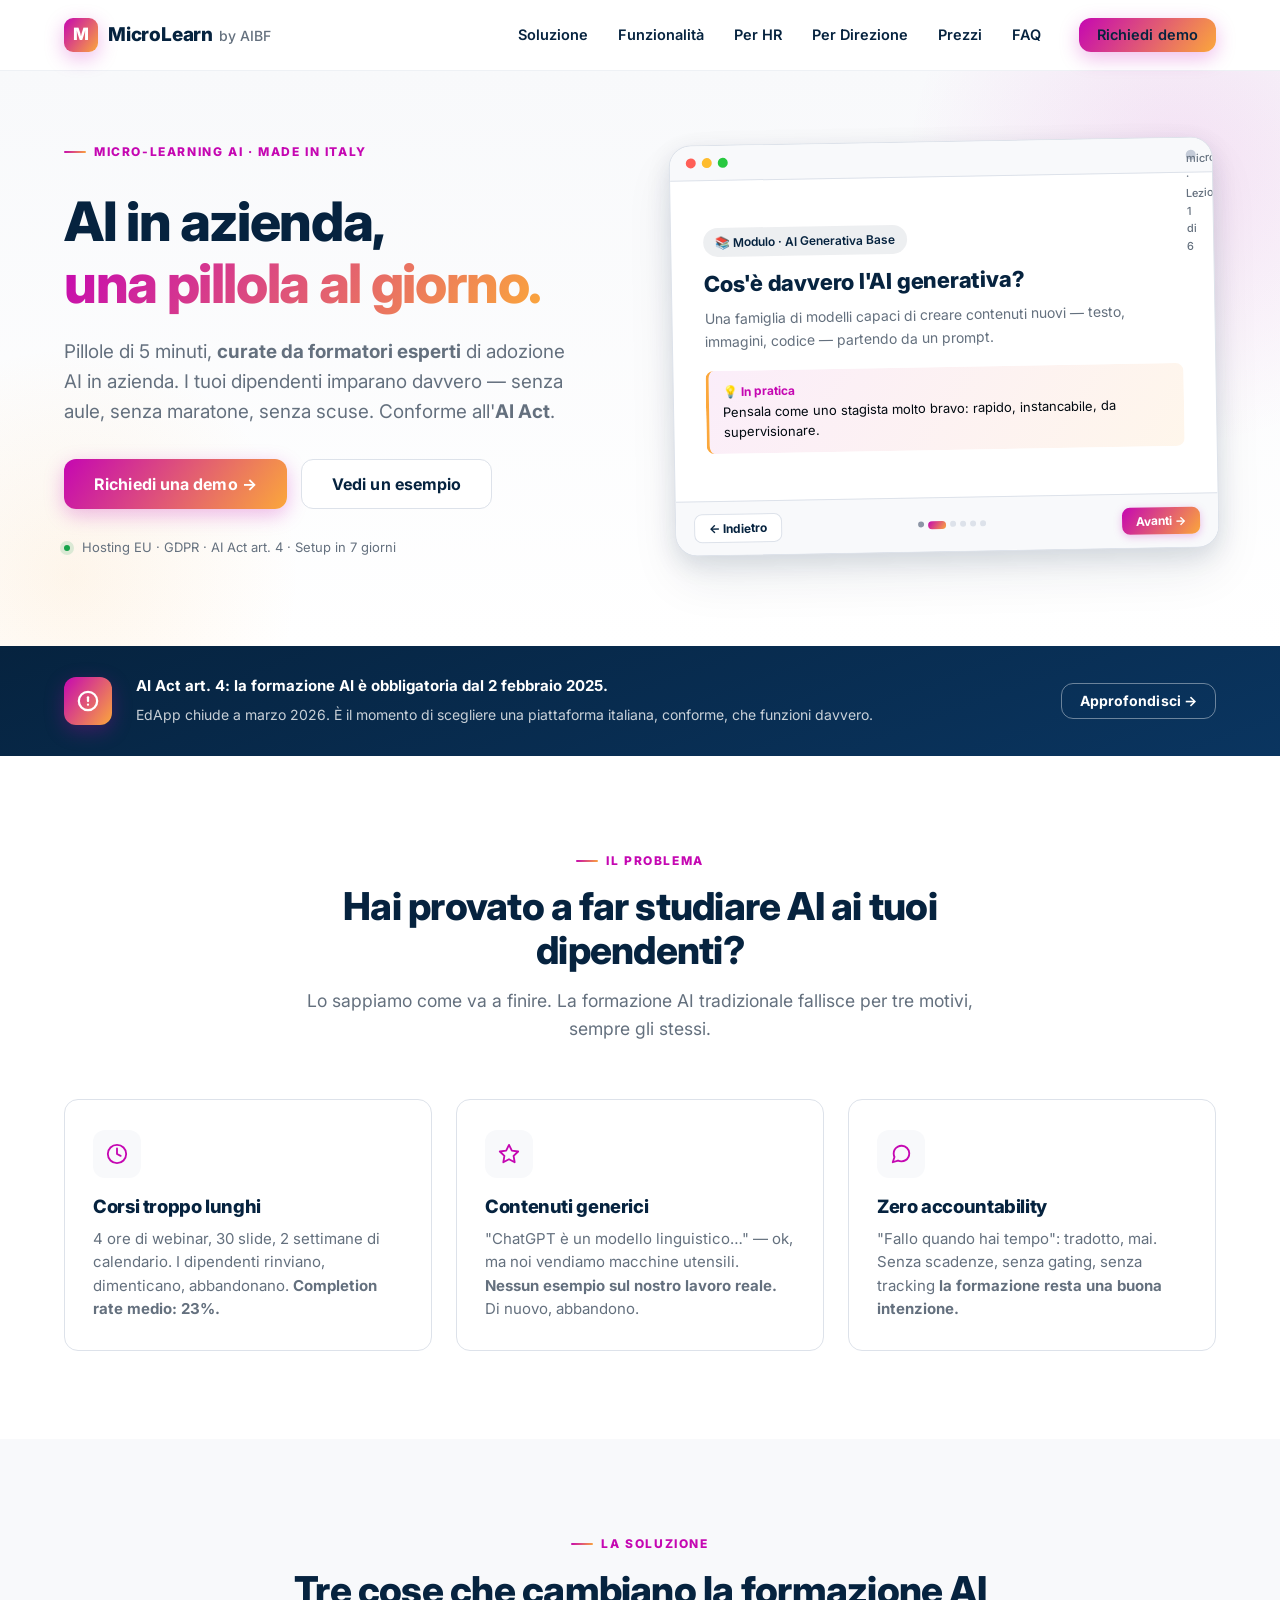
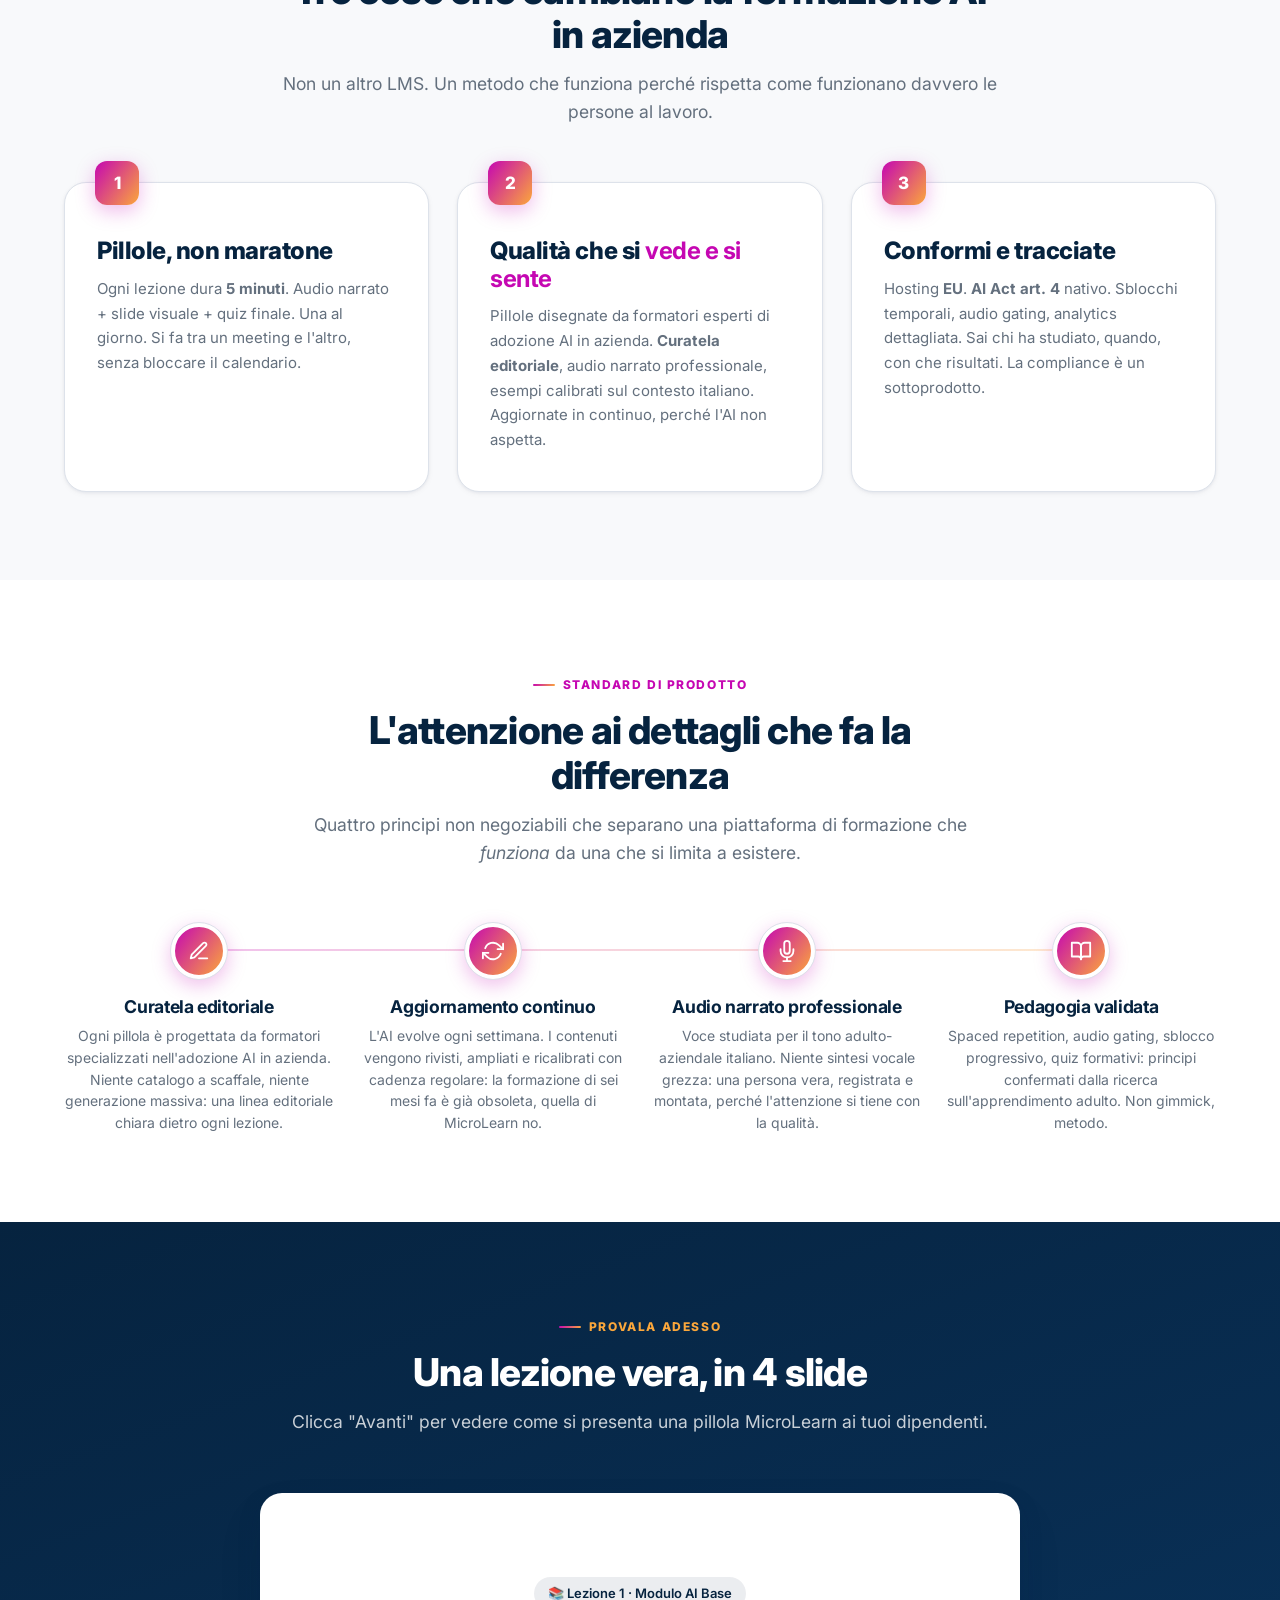
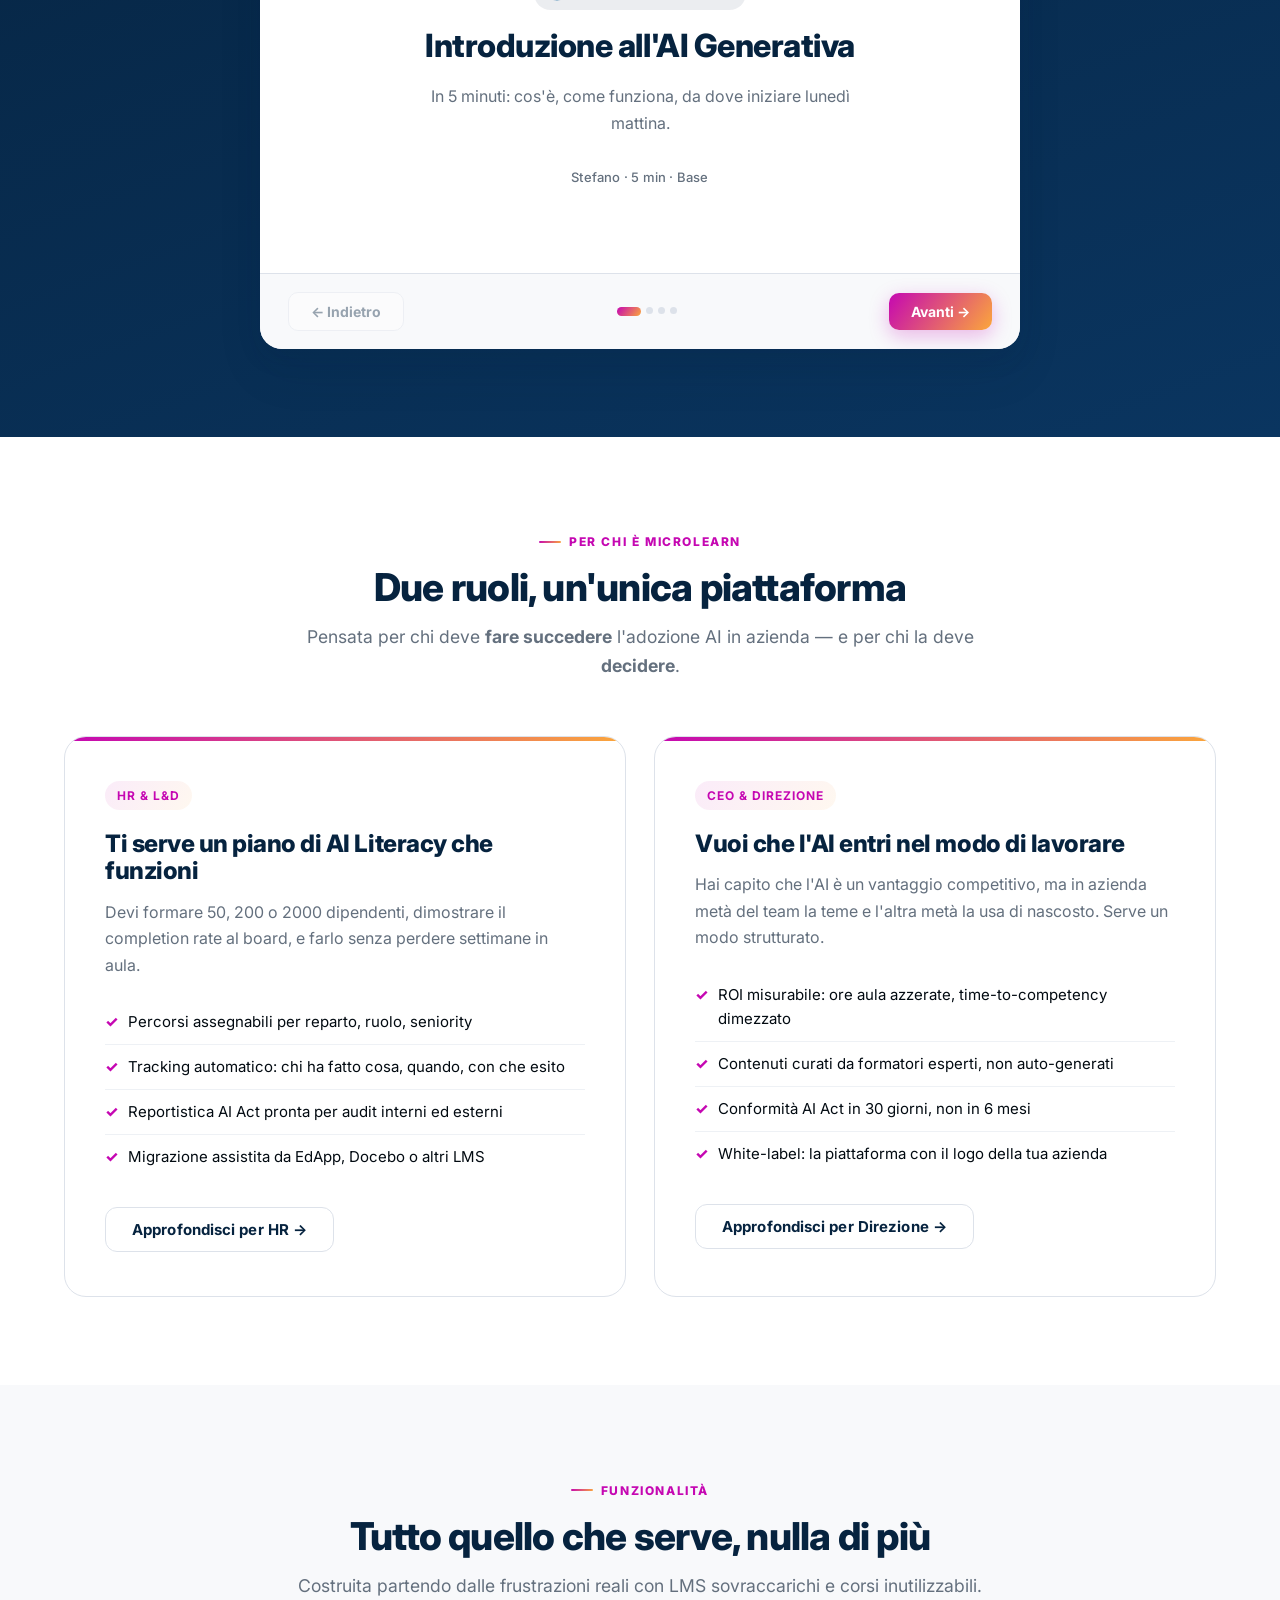
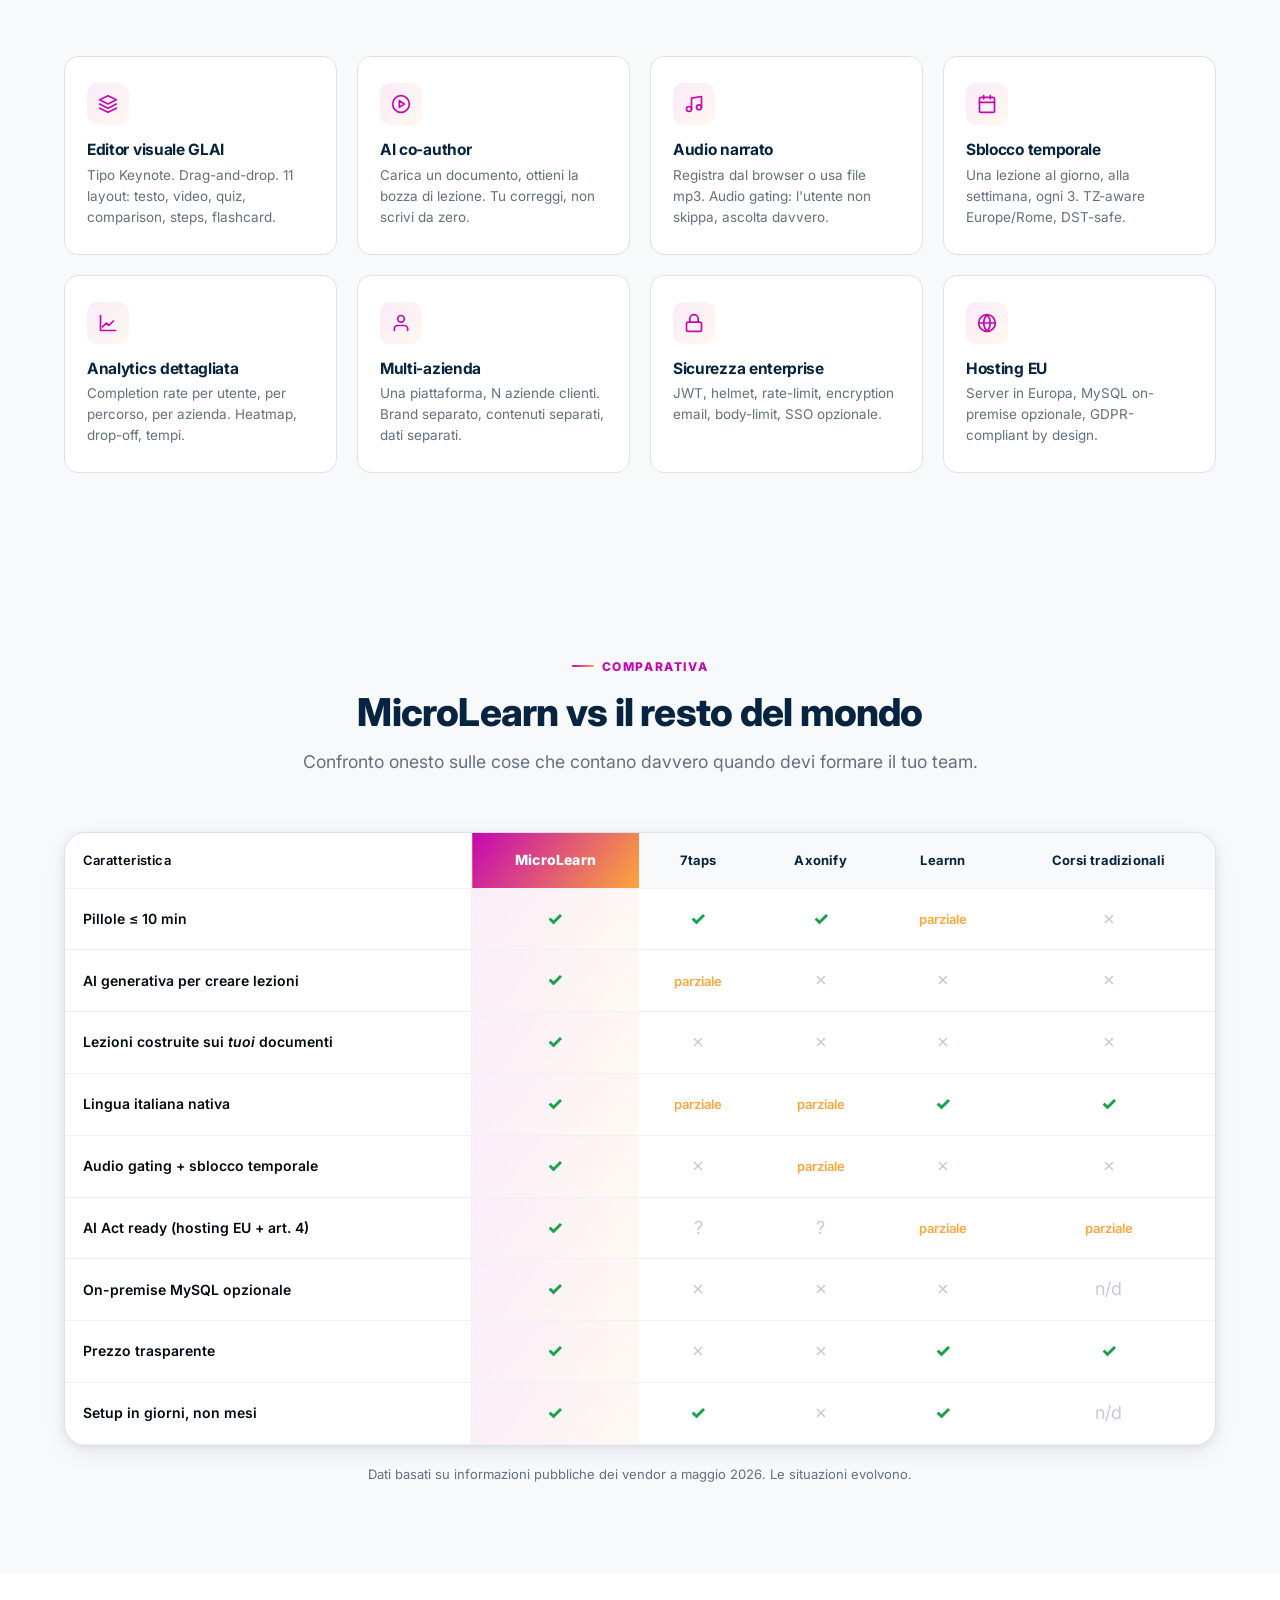
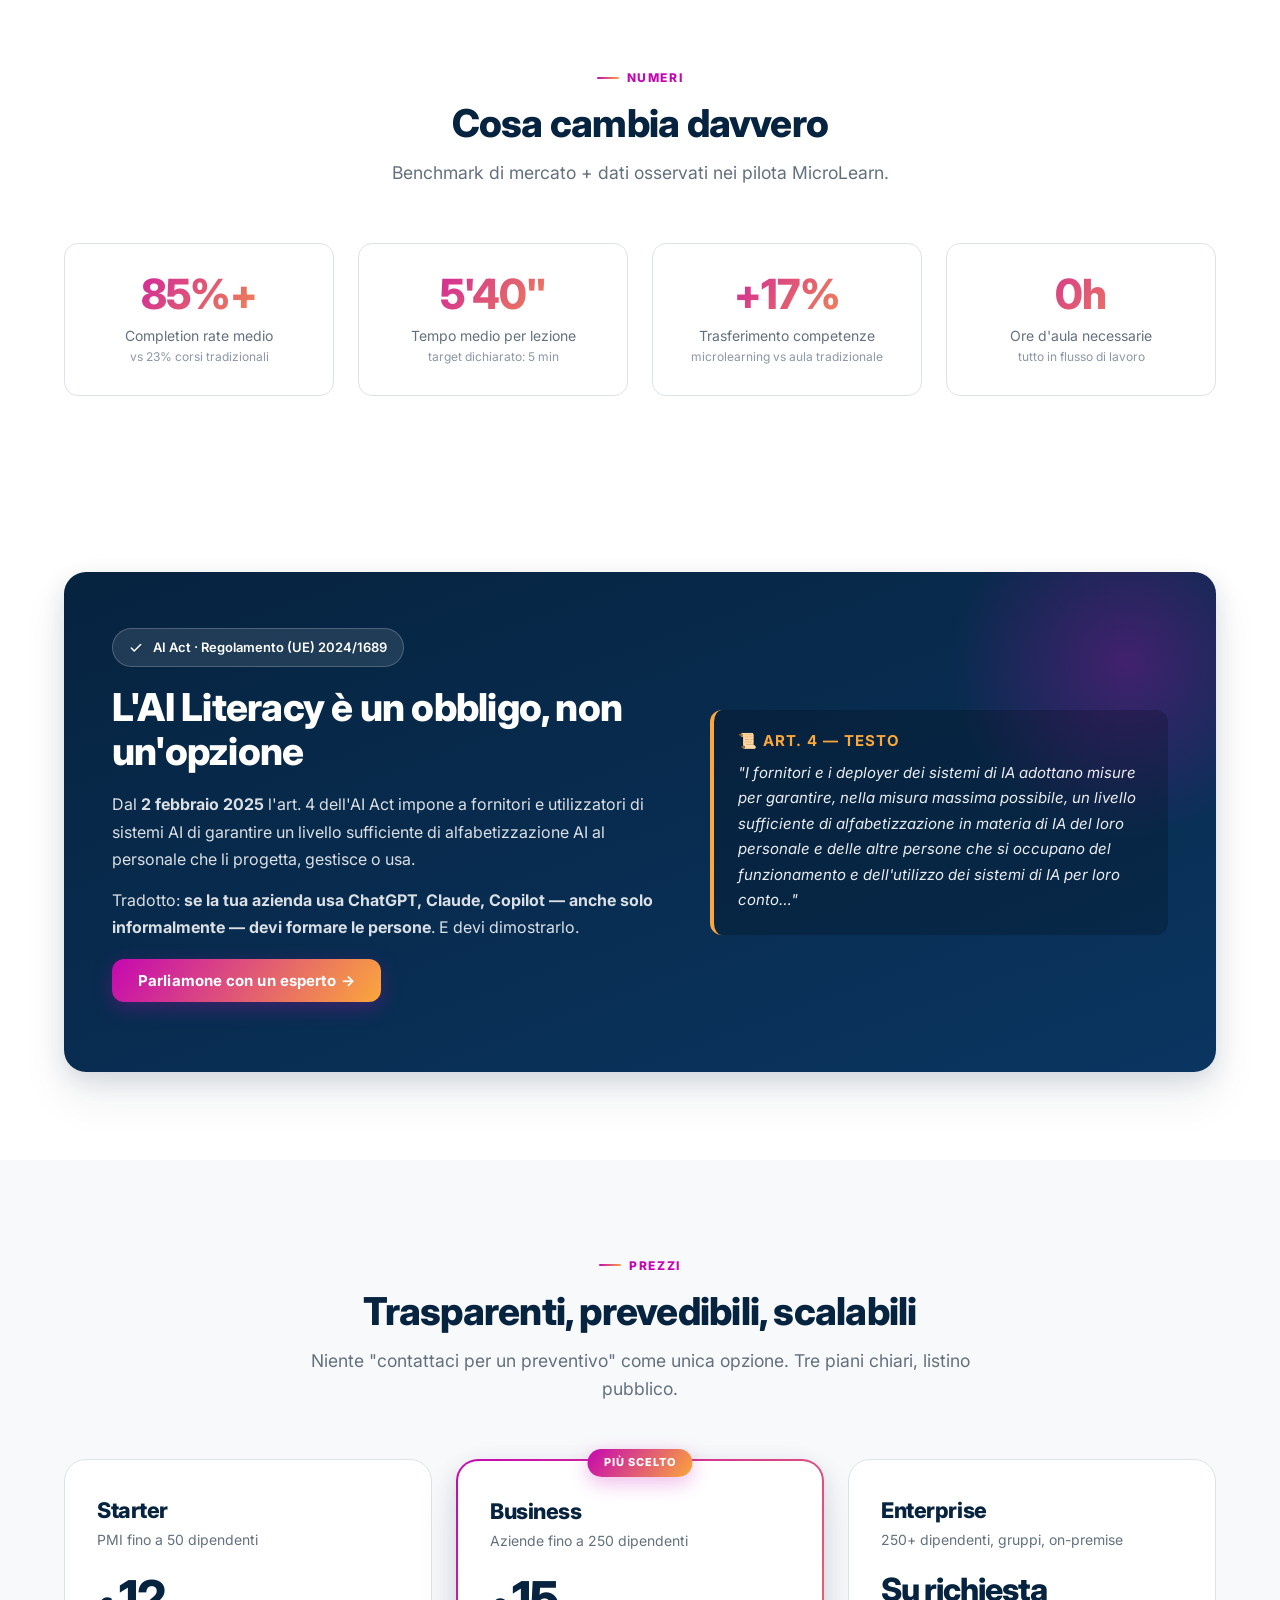
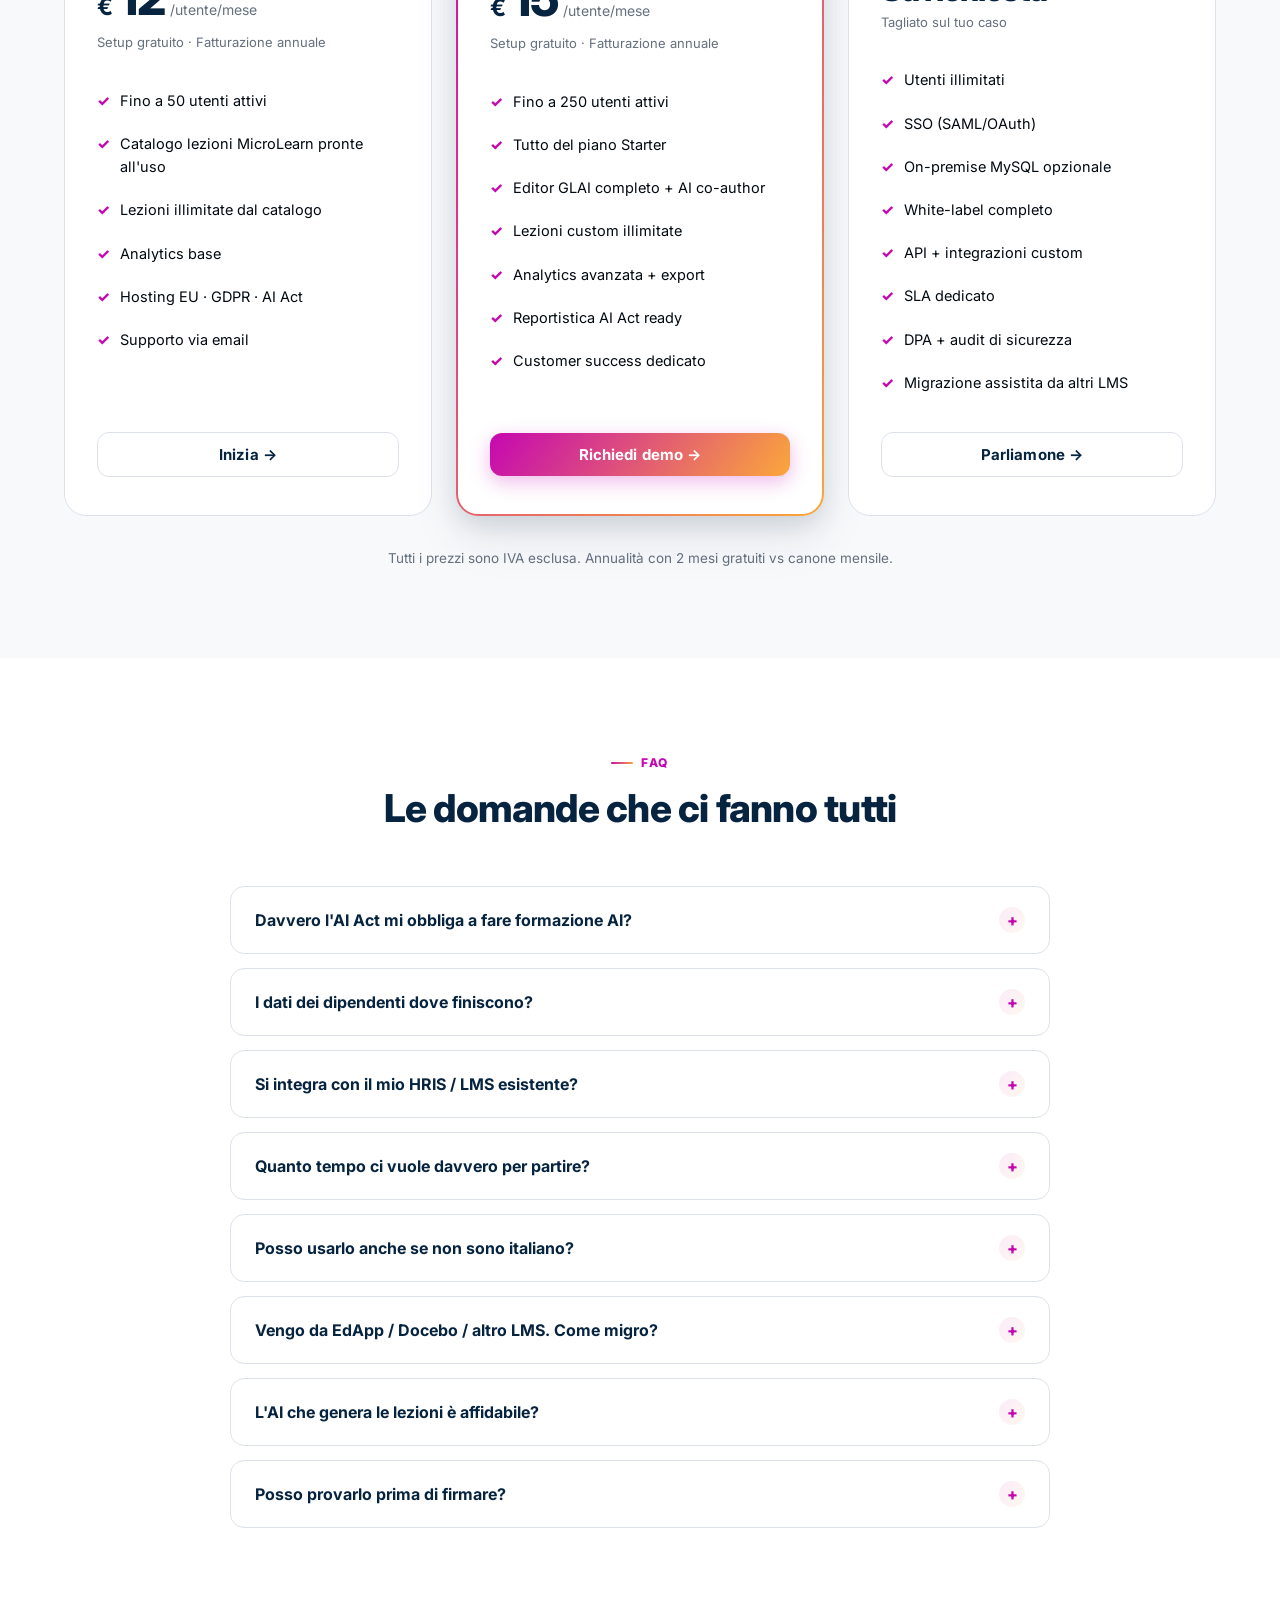
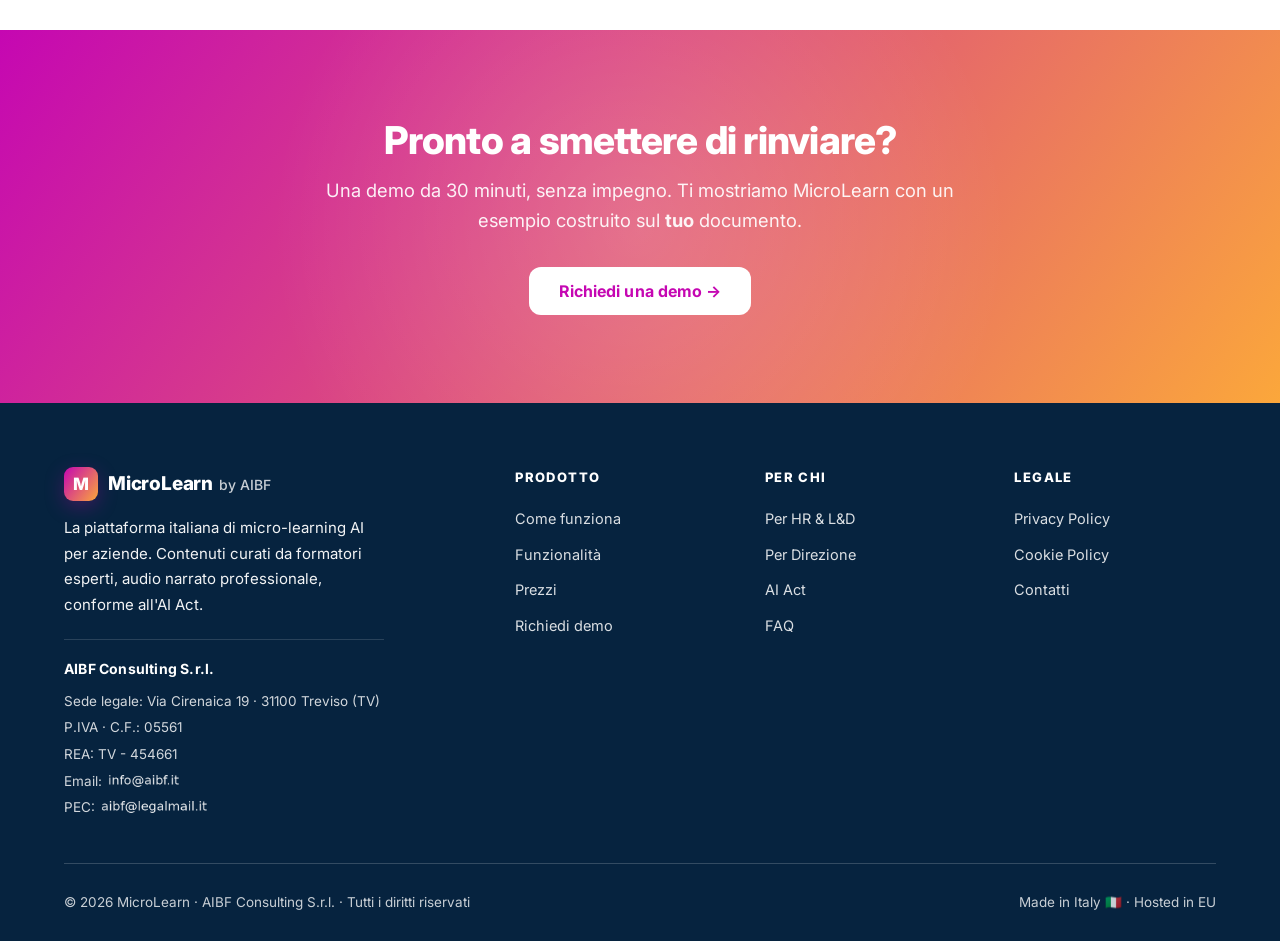
<file: index.html>
<!DOCTYPE html>
<html lang="it">
<head>
<meta charset="UTF-8">
<meta name="viewport" content="width=device-width, initial-scale=1.0">

<!-- ============ SEO base ============ -->
<title>MicroLearn by AIBF — AI in azienda, una pillola al giorno</title>
<meta name="description" content="Piattaforma italiana di micro-learning AI per aziende. Pillole di 5 minuti curate da formatori esperti, audio narrato professionale, conforme all'AI Act. Demo gratuita.">
<meta name="keywords" content="microlearning, AI Act, formazione AI aziendale, AI Literacy art. 4, pillole formative, micro-learning Italia, AIBF Consulting, formazione AI generativa, GDPR formazione, e-learning aziendale">
<meta name="author" content="AIBF Consulting S.r.l.">
<meta name="robots" content="index, follow, max-snippet:-1, max-image-preview:large, max-video-preview:-1">
<meta name="googlebot" content="index, follow">
<meta name="language" content="Italian">
<meta name="geo.region" content="IT-TV">
<meta name="geo.placename" content="Treviso">
<link rel="canonical" href="https://www.aibf.it/">

<!-- ============ Open Graph (Facebook, LinkedIn, WhatsApp) ============ -->
<meta property="og:type" content="website">
<meta property="og:site_name" content="MicroLearn by AIBF">
<meta property="og:locale" content="it_IT">
<meta property="og:url" content="https://www.aibf.it/">
<meta property="og:title" content="MicroLearn by AIBF — AI in azienda, una pillola al giorno">
<meta property="og:description" content="Piattaforma italiana di micro-learning AI per aziende. Pillole di 5 minuti curate da formatori esperti. Conforme all'AI Act.">
<meta property="og:image" content="https://www.aibf.it/assets/img/og-image.png">
<meta property="og:image:width" content="1200">
<meta property="og:image:height" content="630">
<meta property="og:image:alt" content="MicroLearn by AIBF — AI in azienda, una pillola al giorno">

<!-- ============ Twitter / X Card ============ -->
<meta name="twitter:card" content="summary_large_image">
<meta name="twitter:title" content="MicroLearn by AIBF — AI in azienda, una pillola al giorno">
<meta name="twitter:description" content="Pillole di micro-learning AI di 5 minuti, curate da formatori esperti. Conforme all'AI Act.">
<meta name="twitter:image" content="https://www.aibf.it/assets/img/og-image.png">
<meta name="twitter:image:alt" content="MicroLearn by AIBF — landing page">

<!-- ============ Performance ============ -->
<link rel="preconnect" href="https://fonts.googleapis.com">
<link rel="preconnect" href="https://fonts.gstatic.com" crossorigin>
<link href="https://fonts.googleapis.com/css2?family=Inter:wght@300;400;500;600;700;800&display=swap" rel="stylesheet">

<!-- ============ Stili e icona ============ -->
<link rel="stylesheet" href="assets/style.css">
<link rel="icon" href="data:image/svg+xml,%3Csvg xmlns='http://www.w3.org/2000/svg' viewBox='0 0 100 100'%3E%3Cdefs%3E%3ClinearGradient id='g' x1='0%25' y1='0%25' x2='100%25' y2='100%25'%3E%3Cstop offset='0%25' stop-color='%23C507B2'/%3E%3Cstop offset='100%25' stop-color='%23FBA73B'/%3E%3C/linearGradient%3E%3C/defs%3E%3Crect width='100' height='100' rx='22' fill='url(%23g)'/%3E%3Ctext x='50' y='68' text-anchor='middle' font-family='Inter,sans-serif' font-size='56' font-weight='800' fill='white'%3EM%3C/text%3E%3C/svg%3E">

<!-- ============ Schema.org JSON-LD ============ -->
<script type="application/ld+json">
{
  "@context": "https://schema.org",
  "@graph": [
    {
      "@type": "Organization",
      "@id": "https://www.aibf.it/#organization",
      "name": "AIBF Consulting S.r.l.",
      "alternateName": "AIBF",
      "url": "https://www.aibf.it/",
      "logo": "https://www.aibf.it/assets/img/og-image.png",
      "description": "Società italiana di consulenza specializzata in adozione AI in azienda. Sviluppa MicroLearn, piattaforma di micro-learning per la formazione AI dei dipendenti.",
      "address": {
        "@type": "PostalAddress",
        "streetAddress": "Via Cirenaica 19",
        "addressLocality": "Treviso",
        "addressRegion": "TV",
        "postalCode": "31100",
        "addressCountry": "IT"
      },
      "vatID": "IT05561",
      "areaServed": {
        "@type": "Country",
        "name": "Italia"
      }
    },
    {
      "@type": "WebSite",
      "@id": "https://www.aibf.it/#website",
      "url": "https://www.aibf.it/",
      "name": "MicroLearn by AIBF",
      "description": "Piattaforma italiana di micro-learning AI per aziende, conforme all'AI Act.",
      "publisher": { "@id": "https://www.aibf.it/#organization" },
      "inLanguage": "it-IT"
    },
    {
      "@type": "Product",
      "@id": "https://www.aibf.it/#product",
      "name": "MicroLearn",
      "description": "Piattaforma di micro-learning AI per aziende. Pillole di 5 minuti curate da formatori esperti, con audio narrato professionale, sblocco progressivo, audio gating e pedagogia validata. Conforme all'AI Act art. 4.",
      "brand": { "@id": "https://www.aibf.it/#organization" },
      "category": "Software / E-learning Platform",
      "audience": {
        "@type": "Audience",
        "audienceType": "HR Manager, L&D Manager, CEO, Direzione, Compliance Officer"
      },
      "offers": [
        {
          "@type": "Offer",
          "name": "Starter",
          "description": "Catalogo lezioni MicroLearn pronte all'uso, fino a 50 utenti, per PMI",
          "price": "12",
          "priceCurrency": "EUR",
          "priceSpecification": {
            "@type": "UnitPriceSpecification",
            "price": "12",
            "priceCurrency": "EUR",
            "unitText": "per utente al mese",
            "billingDuration": "P1M"
          },
          "availability": "https://schema.org/InStock"
        },
        {
          "@type": "Offer",
          "name": "Business",
          "description": "Editor GLAI completo, AI co-author, lezioni custom illimitate, fino a 250 utenti",
          "price": "15",
          "priceCurrency": "EUR",
          "priceSpecification": {
            "@type": "UnitPriceSpecification",
            "price": "15",
            "priceCurrency": "EUR",
            "unitText": "per utente al mese",
            "billingDuration": "P1M"
          },
          "availability": "https://schema.org/InStock"
        },
        {
          "@type": "Offer",
          "name": "Enterprise",
          "description": "Utenti illimitati, SSO (SAML/OAuth), on-premise MySQL, white-label, SLA dedicato",
          "priceSpecification": {
            "@type": "PriceSpecification",
            "priceCurrency": "EUR"
          },
          "availability": "https://schema.org/InStock"
        }
      ]
    },
    {
      "@type": "FAQPage",
      "@id": "https://www.aibf.it/#faq",
      "mainEntity": [
        {
          "@type": "Question",
          "name": "Davvero l'AI Act mi obbliga a fare formazione AI?",
          "acceptedAnswer": {
            "@type": "Answer",
            "text": "Sì. L'art. 4 del Regolamento (UE) 2024/1689 è in vigore dal 2 febbraio 2025 e si applica a tutti i deployer — chi usa sistemi di AI per conto proprio. Se in azienda qualcuno usa ChatGPT, Copilot, Claude o strumenti integrati, sei coperto dall'obbligo. La sanzione massima è il 7% del fatturato annuo mondiale."
          }
        },
        {
          "@type": "Question",
          "name": "I dati dei dipendenti dove finiscono?",
          "acceptedAnswer": {
            "@type": "Answer",
            "text": "Esclusivamente su server in Unione Europea. MicroLearn è GDPR-compliant by design: encryption at rest, accessi tracciati, DPA disponibile. Per clienti enterprise offriamo deploy on-premise sui propri server MySQL."
          }
        },
        {
          "@type": "Question",
          "name": "Si integra con il mio HRIS / LMS esistente?",
          "acceptedAnswer": {
            "@type": "Answer",
            "text": "Sì. Supportiamo SSO via SAML 2.0 e OAuth, sincronizzazione utenti via API, esportazione progressi in formato standard. Sui piani Business ed Enterprise è inclusa l'integrazione con i sistemi più diffusi (Workday, BambooHR, SAP SuccessFactors, Personio)."
          }
        },
        {
          "@type": "Question",
          "name": "Quanto tempo ci vuole davvero per partire?",
          "acceptedAnswer": {
            "@type": "Answer",
            "text": "Setup tecnico: 1 giorno. Prima lezione personalizzata costruita con il cliente: 2-3 giorni. Pilot con un primo gruppo di dipendenti entro 7 giorni dal contratto. Niente progetti da 6 mesi."
          }
        },
        {
          "@type": "Question",
          "name": "Vengo da EdApp / Docebo / altro LMS. Come migro?",
          "acceptedAnswer": {
            "@type": "Answer",
            "text": "Nei piani Business ed Enterprise la migrazione è inclusa: importiamo utenti, organizzazioni, percorsi e dove possibile contenuti esistenti. Per i clienti EdApp colpiti dallo shutdown del 31 marzo 2026 c'è un programma dedicato con onboarding gratuito."
          }
        },
        {
          "@type": "Question",
          "name": "L'AI che genera le lezioni è affidabile?",
          "acceptedAnswer": {
            "@type": "Answer",
            "text": "L'AI produce una bozza, mai un contenuto pubblicato direttamente. Il formatore è sempre nel loop: rivede, corregge, approva. Usiamo Claude di Anthropic per la generazione — i documenti caricati non vengono usati per addestrare il modello."
          }
        },
        {
          "@type": "Question",
          "name": "Posso provarlo prima di firmare?",
          "acceptedAnswer": {
            "@type": "Answer",
            "text": "Sì. Una demo con un esperto dura 30 minuti. Se serve, costruiamo insieme una lezione partendo da un documento del cliente durante la demo stessa, così si vede il prodotto sul caso reale."
          }
        }
      ]
    }
  ]
}
</script>
</head>
<body>

<!-- ===== Topbar ===== -->
<header class="topbar">
  <div class="container topbar-inner">
    <a href="index.html" class="brand">
      <span class="brand-mark">M</span>
      <span>MicroLearn <span class="brand-sub">by AIBF</span></span>
    </a>
    <nav class="nav-menu" aria-label="Menu principale">
      <a href="#soluzione">Soluzione</a>
      <a href="#funzionalita">Funzionalità</a>
      <a href="per-hr.html">Per HR</a>
      <a href="per-direzione.html">Per Direzione</a>
      <a href="#prezzi">Prezzi</a>
      <a href="#faq">FAQ</a>
      <span class="nav-cta"><a href="demo.html" class="btn btn-primary btn-sm">Richiedi demo</a></span>
    </nav>
    <button class="nav-toggle" aria-label="Apri menu" aria-expanded="false">
      <svg width="22" height="22" viewBox="0 0 24 24" fill="none" stroke="currentColor" stroke-width="2.5" stroke-linecap="round"><line x1="4" y1="7" x2="20" y2="7"/><line x1="4" y1="12" x2="20" y2="12"/><line x1="4" y1="17" x2="20" y2="17"/></svg>
    </button>
  </div>
</header>

<!-- ===== HERO ===== -->
<section class="hero">
  <div class="container">
    <div class="hero-grid">
      <div>
        <span class="eyebrow">Micro-learning AI · Made in Italy</span>
        <h1>AI in azienda,<br><span class="accent">una pillola al giorno.</span></h1>
        <p class="hero-sub">Pillole di 5 minuti, <strong>curate da formatori esperti</strong> di adozione AI in azienda. I tuoi dipendenti imparano davvero — senza aule, senza maratone, senza scuse. Conforme all'<strong>AI Act</strong>.</p>
        <div class="cta-row">
          <a href="demo.html" class="btn btn-primary btn-lg">Richiedi una demo →</a>
          <a href="#demo" class="btn btn-secondary btn-lg">Vedi un esempio</a>
        </div>
        <div class="hero-trust">
          <span class="dot"></span>
          <span>Hosting EU · GDPR · AI Act art. 4 · Setup in 7 giorni</span>
        </div>
      </div>

      <!-- Mini mockup player -->
      <div class="hero-mock">
        <div class="mock-bar">
          <span></span><span></span><span></span>
          <span class="url">microlearn.app · Lezione 1 di 6</span>
        </div>
        <div class="mock-slide">
          <div class="mock-badge">📚 Modulo · AI Generativa Base</div>
          <div class="mock-title">Cos'è davvero l'AI generativa?</div>
          <div class="mock-text">Una famiglia di modelli capaci di creare contenuti nuovi — testo, immagini, codice — partendo da un prompt.</div>
          <div class="mock-callout">
            <strong>💡 In pratica</strong>
            Pensala come uno stagista molto bravo: rapido, instancabile, da supervisionare.
          </div>
        </div>
        <div class="mock-nav">
          <button class="mock-nav-btn prev">← Indietro</button>
          <div class="mock-progress">
            <span class="done"></span><span class="active"></span><span></span><span></span><span></span><span></span>
          </div>
          <button class="mock-nav-btn next">Avanti →</button>
        </div>
      </div>
    </div>
  </div>
</section>

<!-- ===== Banner urgenza ===== -->
<div class="urgency">
  <div class="container urgency-inner">
    <div class="urgency-icon">
      <svg width="22" height="22" viewBox="0 0 24 24" fill="none" stroke="white" stroke-width="2.5" stroke-linecap="round" stroke-linejoin="round"><circle cx="12" cy="12" r="10"/><line x1="12" y1="8" x2="12" y2="12"/><line x1="12" y1="16" x2="12.01" y2="16"/></svg>
    </div>
    <div class="urgency-text">
      <strong>AI Act art. 4: la formazione AI è obbligatoria dal 2 febbraio 2025.</strong>
      <span>EdApp chiude a marzo 2026. È il momento di scegliere una piattaforma italiana, conforme, che funzioni davvero.</span>
    </div>
    <a href="#aiact" class="btn btn-ghost btn-sm">Approfondisci →</a>
  </div>
</div>

<!-- ===== PROBLEMA ===== -->
<section id="problema">
  <div class="container">
    <div class="section-head reveal">
      <span class="eyebrow">Il problema</span>
      <h2>Hai provato a far studiare AI ai tuoi dipendenti?</h2>
      <p>Lo sappiamo come va a finire. La formazione AI tradizionale fallisce per tre motivi, sempre gli stessi.</p>
    </div>
    <div class="problem-grid">
      <div class="pain-card reveal">
        <div class="pain-icon">
          <svg width="22" height="22" viewBox="0 0 24 24" fill="none" stroke="currentColor" stroke-width="2" stroke-linecap="round" stroke-linejoin="round"><circle cx="12" cy="12" r="10"/><polyline points="12 6 12 12 16 14"/></svg>
        </div>
        <h3>Corsi troppo lunghi</h3>
        <p>4 ore di webinar, 30 slide, 2 settimane di calendario. I dipendenti rinviano, dimenticano, abbandonano. <strong>Completion rate medio: 23%.</strong></p>
      </div>
      <div class="pain-card reveal">
        <div class="pain-icon">
          <svg width="22" height="22" viewBox="0 0 24 24" fill="none" stroke="currentColor" stroke-width="2" stroke-linecap="round" stroke-linejoin="round"><polygon points="12 2 15.09 8.26 22 9.27 17 14.14 18.18 21.02 12 17.77 5.82 21.02 7 14.14 2 9.27 8.91 8.26 12 2"/></svg>
        </div>
        <h3>Contenuti generici</h3>
        <p>"ChatGPT è un modello linguistico…" — ok, ma noi vendiamo macchine utensili. <strong>Nessun esempio sul nostro lavoro reale.</strong> Di nuovo, abbandono.</p>
      </div>
      <div class="pain-card reveal">
        <div class="pain-icon">
          <svg width="22" height="22" viewBox="0 0 24 24" fill="none" stroke="currentColor" stroke-width="2" stroke-linecap="round" stroke-linejoin="round"><path d="M21 11.5a8.38 8.38 0 0 1-.9 3.8 8.5 8.5 0 0 1-7.6 4.7 8.38 8.38 0 0 1-3.8-.9L3 21l1.9-5.7a8.38 8.38 0 0 1-.9-3.8 8.5 8.5 0 0 1 4.7-7.6 8.38 8.38 0 0 1 3.8-.9h.5a8.48 8.48 0 0 1 8 8v.5z"/></svg>
        </div>
        <h3>Zero accountability</h3>
        <p>"Fallo quando hai tempo": tradotto, mai. Senza scadenze, senza gating, senza tracking <strong>la formazione resta una buona intenzione.</strong></p>
      </div>
    </div>
  </div>
</section>

<!-- ===== SOLUZIONE (3 pilastri) ===== -->
<section id="soluzione" class="solution">
  <div class="container">
    <div class="section-head reveal">
      <span class="eyebrow">La soluzione</span>
      <h2>Tre cose che cambiano la formazione AI in azienda</h2>
      <p>Non un altro LMS. Un metodo che funziona perché rispetta come funzionano davvero le persone al lavoro.</p>
    </div>
    <div class="pillars">
      <div class="pillar reveal">
        <div class="pillar-num">1</div>
        <h3>Pillole, non maratone</h3>
        <p>Ogni lezione dura <strong>5 minuti</strong>. Audio narrato + slide visuale + quiz finale. Una al giorno. Si fa tra un meeting e l'altro, senza bloccare il calendario.</p>
      </div>
      <div class="pillar reveal">
        <div class="pillar-num">2</div>
        <h3>Qualità che si <span class="text-magenta">vede e si sente</span></h3>
        <p>Pillole disegnate da formatori esperti di adozione AI in azienda. <strong>Curatela editoriale</strong>, audio narrato professionale, esempi calibrati sul contesto italiano. Aggiornate in continuo, perché l'AI non aspetta.</p>
      </div>
      <div class="pillar reveal">
        <div class="pillar-num">3</div>
        <h3>Conformi e tracciate</h3>
        <p>Hosting <strong>EU</strong>. <strong>AI Act art. 4</strong> nativo. Sblocchi temporali, audio gating, analytics dettagliata. Sai chi ha studiato, quando, con che risultati. La compliance è un sottoprodotto.</p>
      </div>
    </div>
  </div>
</section>

<!-- ===== STANDARD DI PRODOTTO ===== -->
<section id="standard">
  <div class="container">
    <div class="section-head reveal">
      <span class="eyebrow">Standard di prodotto</span>
      <h2>L'attenzione ai dettagli che fa la differenza</h2>
      <p>Quattro principi non negoziabili che separano una piattaforma di formazione che <em>funziona</em> da una che si limita a esistere.</p>
    </div>
    <div class="steps">

      <div class="step reveal">
        <div class="step-num">
          <svg width="22" height="22" viewBox="0 0 24 24" fill="none" stroke="currentColor" stroke-width="2" stroke-linecap="round" stroke-linejoin="round"><path d="M12 20h9"/><path d="M16.5 3.5a2.121 2.121 0 0 1 3 3L7 19l-4 1 1-4L16.5 3.5z"/></svg>
        </div>
        <h4>Curatela editoriale</h4>
        <p>Ogni pillola è progettata da formatori specializzati nell'adozione AI in azienda. Niente catalogo a scaffale, niente generazione massiva: una linea editoriale chiara dietro ogni lezione.</p>
      </div>

      <div class="step reveal">
        <div class="step-num">
          <svg width="22" height="22" viewBox="0 0 24 24" fill="none" stroke="currentColor" stroke-width="2" stroke-linecap="round" stroke-linejoin="round"><polyline points="23 4 23 10 17 10"/><polyline points="1 20 1 14 7 14"/><path d="M3.51 9a9 9 0 0 1 14.85-3.36L23 10M1 14l4.64 4.36A9 9 0 0 0 20.49 15"/></svg>
        </div>
        <h4>Aggiornamento continuo</h4>
        <p>L'AI evolve ogni settimana. I contenuti vengono rivisti, ampliati e ricalibrati con cadenza regolare: la formazione di sei mesi fa è già obsoleta, quella di MicroLearn no.</p>
      </div>

      <div class="step reveal">
        <div class="step-num">
          <svg width="22" height="22" viewBox="0 0 24 24" fill="none" stroke="currentColor" stroke-width="2" stroke-linecap="round" stroke-linejoin="round"><path d="M12 1a3 3 0 0 0-3 3v8a3 3 0 0 0 6 0V4a3 3 0 0 0-3-3z"/><path d="M19 10v2a7 7 0 0 1-14 0v-2"/><line x1="12" y1="19" x2="12" y2="23"/><line x1="8" y1="23" x2="16" y2="23"/></svg>
        </div>
        <h4>Audio narrato professionale</h4>
        <p>Voce studiata per il tono adulto-aziendale italiano. Niente sintesi vocale grezza: una persona vera, registrata e montata, perché l'attenzione si tiene con la qualità.</p>
      </div>

      <div class="step reveal">
        <div class="step-num">
          <svg width="22" height="22" viewBox="0 0 24 24" fill="none" stroke="currentColor" stroke-width="2" stroke-linecap="round" stroke-linejoin="round"><path d="M2 3h6a4 4 0 0 1 4 4v14a3 3 0 0 0-3-3H2z"/><path d="M22 3h-6a4 4 0 0 0-4 4v14a3 3 0 0 1 3-3h7z"/></svg>
        </div>
        <h4>Pedagogia validata</h4>
        <p>Spaced repetition, audio gating, sblocco progressivo, quiz formativi: principi confermati dalla ricerca sull'apprendimento adulto. Non gimmick, metodo.</p>
      </div>

    </div>
  </div>
</section>

<!-- ===== DEMO MINI-PLAYER LIVE ===== -->
<section id="demo" class="demo-section">
  <div class="container">
    <div class="section-head reveal">
      <span class="eyebrow" style="color: var(--orange);">Provala adesso</span>
      <h2>Una lezione vera, in 4 slide</h2>
      <p>Clicca "Avanti" per vedere come si presenta una pillola MicroLearn ai tuoi dipendenti.</p>
    </div>

    <div class="demo-player reveal">
      <!-- Slide 1: Cover -->
      <div class="demo-slide cover">
        <div class="badge">📚 Lezione 1 · Modulo AI Base</div>
        <h3>Introduzione all'AI Generativa</h3>
        <p class="tagline">In 5 minuti: cos'è, come funziona, da dove iniziare lunedì mattina.</p>
        <div style="font-size:13px;color:var(--gray-500);font-weight:500;letter-spacing:0.2px">Stefano · 5 min · Base</div>
      </div>

      <!-- Slide 2: Testo + callout -->
      <div class="demo-slide">
        <h3 class="slide-title">AI Generativa: di cosa parliamo davvero</h3>
        <p>L'<strong>AI generativa</strong> è una famiglia di modelli capaci di <span class="highlight">creare contenuti nuovi</span> — testo, immagini, codice — partendo da un prompt in linguaggio naturale.</p>
        <p>Non è magia: sono reti neurali addestrate su enormi quantità di dati che hanno imparato a <em>prevedere</em> l'output più plausibile.</p>
        <div class="demo-callout">
          <strong>💡 In pratica</strong>
          Pensa all'AI generativa come a uno stagista molto bravo a fare prime bozze: rapido, instancabile, ma da supervisionare sempre.
        </div>
      </div>

      <!-- Slide 3: Quiz -->
      <div class="demo-slide">
        <h3 class="slide-title">Verifica veloce</h3>
        <div class="demo-quiz-q">Quale di queste è la cosa che l'AI generativa fa <strong>davvero</strong>?</div>
        <div class="demo-quiz-opt" data-correct="false">
          <div class="demo-quiz-radio"></div>
          <span>Pensa come un essere umano e prova emozioni</span>
        </div>
        <div class="demo-quiz-opt" data-correct="true">
          <div class="demo-quiz-radio"></div>
          <span>Predice l'output più plausibile a partire da un prompt</span>
        </div>
        <div class="demo-quiz-opt" data-correct="false">
          <div class="demo-quiz-radio"></div>
          <span>Cerca su Google e copia la risposta migliore</span>
        </div>
      </div>

      <!-- Slide 4: Chiusura -->
      <div class="demo-slide cover">
        <div class="badge" style="background:rgba(22,163,74,0.10);color:var(--green);">✓ Lezione completata</div>
        <h3 style="color:var(--navy);">Hai sbloccato la prossima pillola</h3>
        <p class="tagline">Domani alle 9:00 ricevi una notifica: <strong>"Prompt: come scrivere richieste che funzionano"</strong>.</p>
        <div style="margin-top:8px;color:var(--gray-500);font-size:14px">Tempo medio: 4'52" · 6 slide · Audio incluso</div>
      </div>

      <div class="demo-nav">
        <button class="demo-nav-btn prev" disabled>← Indietro</button>
        <div class="demo-progress">
          <span class="active"></span><span></span><span></span><span></span>
        </div>
        <button class="demo-nav-btn next">Avanti →</button>
      </div>
    </div>
  </div>
</section>

<!-- ===== PER CHI ===== -->
<section id="per-chi">
  <div class="container">
    <div class="section-head reveal">
      <span class="eyebrow">Per chi è MicroLearn</span>
      <h2>Due ruoli, un'unica piattaforma</h2>
      <p>Pensata per chi deve <strong>fare succedere</strong> l'adozione AI in azienda — e per chi la deve <strong>decidere</strong>.</p>
    </div>
    <div class="audience-grid">
      <div class="audience-card reveal">
        <span class="who">HR & L&D</span>
        <h3>Ti serve un piano di AI Literacy che funzioni</h3>
        <p>Devi formare 50, 200 o 2000 dipendenti, dimostrare il completion rate al board, e farlo senza perdere settimane in aula.</p>
        <ul>
          <li>Percorsi assegnabili per reparto, ruolo, seniority</li>
          <li>Tracking automatico: chi ha fatto cosa, quando, con che esito</li>
          <li>Reportistica AI Act pronta per audit interni ed esterni</li>
          <li>Migrazione assistita da EdApp, Docebo o altri LMS</li>
        </ul>
        <a href="per-hr.html" class="btn btn-secondary">Approfondisci per HR →</a>
      </div>
      <div class="audience-card reveal">
        <span class="who">CEO & Direzione</span>
        <h3>Vuoi che l'AI entri nel modo di lavorare</h3>
        <p>Hai capito che l'AI è un vantaggio competitivo, ma in azienda metà del team la teme e l'altra metà la usa di nascosto. Serve un modo strutturato.</p>
        <ul>
          <li>ROI misurabile: ore aula azzerate, time-to-competency dimezzato</li>
          <li>Contenuti curati da formatori esperti, non auto-generati</li>
          <li>Conformità AI Act in 30 giorni, non in 6 mesi</li>
          <li>White-label: la piattaforma con il logo della tua azienda</li>
        </ul>
        <a href="per-direzione.html" class="btn btn-secondary">Approfondisci per Direzione →</a>
      </div>
    </div>
  </div>
</section>

<!-- ===== FUNZIONALITÀ ===== -->
<section id="funzionalita" class="solution">
  <div class="container">
    <div class="section-head reveal">
      <span class="eyebrow">Funzionalità</span>
      <h2>Tutto quello che serve, nulla di più</h2>
      <p>Costruita partendo dalle frustrazioni reali con LMS sovraccarichi e corsi inutilizzabili.</p>
    </div>
    <div class="features-grid">
      <div class="feature reveal">
        <div class="feature-icon">
          <svg width="20" height="20" viewBox="0 0 24 24" fill="none" stroke="currentColor" stroke-width="2" stroke-linecap="round" stroke-linejoin="round"><polygon points="12 2 2 7 12 12 22 7 12 2"/><polyline points="2 17 12 22 22 17"/><polyline points="2 12 12 17 22 12"/></svg>
        </div>
        <h4>Editor visuale GLAI</h4>
        <p>Tipo Keynote. Drag-and-drop. 11 layout: testo, video, quiz, comparison, steps, flashcard.</p>
      </div>
      <div class="feature reveal">
        <div class="feature-icon">
          <svg width="20" height="20" viewBox="0 0 24 24" fill="none" stroke="currentColor" stroke-width="2" stroke-linecap="round" stroke-linejoin="round"><circle cx="12" cy="12" r="10"/><polygon points="10 8 16 12 10 16 10 8"/></svg>
        </div>
        <h4>AI co-author</h4>
        <p>Carica un documento, ottieni la bozza di lezione. Tu correggi, non scrivi da zero.</p>
      </div>
      <div class="feature reveal">
        <div class="feature-icon">
          <svg width="20" height="20" viewBox="0 0 24 24" fill="none" stroke="currentColor" stroke-width="2" stroke-linecap="round" stroke-linejoin="round"><path d="M9 18V5l12-2v13"/><circle cx="6" cy="18" r="3"/><circle cx="18" cy="16" r="3"/></svg>
        </div>
        <h4>Audio narrato</h4>
        <p>Registra dal browser o usa file mp3. Audio gating: l'utente non skippa, ascolta davvero.</p>
      </div>
      <div class="feature reveal">
        <div class="feature-icon">
          <svg width="20" height="20" viewBox="0 0 24 24" fill="none" stroke="currentColor" stroke-width="2" stroke-linecap="round" stroke-linejoin="round"><rect x="3" y="4" width="18" height="18" rx="2" ry="2"/><line x1="16" y1="2" x2="16" y2="6"/><line x1="8" y1="2" x2="8" y2="6"/><line x1="3" y1="10" x2="21" y2="10"/></svg>
        </div>
        <h4>Sblocco temporale</h4>
        <p>Una lezione al giorno, alla settimana, ogni 3. TZ-aware Europe/Rome, DST-safe.</p>
      </div>
      <div class="feature reveal">
        <div class="feature-icon">
          <svg width="20" height="20" viewBox="0 0 24 24" fill="none" stroke="currentColor" stroke-width="2" stroke-linecap="round" stroke-linejoin="round"><path d="M3 3v18h18"/><path d="M18.4 9.6 13 15l-3-3-4.6 4.6"/></svg>
        </div>
        <h4>Analytics dettagliata</h4>
        <p>Completion rate per utente, per percorso, per azienda. Heatmap, drop-off, tempi.</p>
      </div>
      <div class="feature reveal">
        <div class="feature-icon">
          <svg width="20" height="20" viewBox="0 0 24 24" fill="none" stroke="currentColor" stroke-width="2" stroke-linecap="round" stroke-linejoin="round"><path d="M20 21v-2a4 4 0 0 0-4-4H8a4 4 0 0 0-4 4v2"/><circle cx="12" cy="7" r="4"/></svg>
        </div>
        <h4>Multi-azienda</h4>
        <p>Una piattaforma, N aziende clienti. Brand separato, contenuti separati, dati separati.</p>
      </div>
      <div class="feature reveal">
        <div class="feature-icon">
          <svg width="20" height="20" viewBox="0 0 24 24" fill="none" stroke="currentColor" stroke-width="2" stroke-linecap="round" stroke-linejoin="round"><rect x="3" y="11" width="18" height="11" rx="2"/><path d="M7 11V7a5 5 0 0 1 10 0v4"/></svg>
        </div>
        <h4>Sicurezza enterprise</h4>
        <p>JWT, helmet, rate-limit, encryption email, body-limit, SSO opzionale.</p>
      </div>
      <div class="feature reveal">
        <div class="feature-icon">
          <svg width="20" height="20" viewBox="0 0 24 24" fill="none" stroke="currentColor" stroke-width="2" stroke-linecap="round" stroke-linejoin="round"><circle cx="12" cy="12" r="10"/><line x1="2" y1="12" x2="22" y2="12"/><path d="M12 2a15.3 15.3 0 0 1 4 10 15.3 15.3 0 0 1-4 10 15.3 15.3 0 0 1-4-10 15.3 15.3 0 0 1 4-10z"/></svg>
        </div>
        <h4>Hosting EU</h4>
        <p>Server in Europa, MySQL on-premise opzionale, GDPR-compliant by design.</p>
      </div>
    </div>
  </div>
</section>

<!-- ===== COMPARATIVA COMPETITOR ===== -->
<section id="comparativa" class="compare">
  <div class="container">
    <div class="section-head reveal">
      <span class="eyebrow">Comparativa</span>
      <h2>MicroLearn vs il resto del mondo</h2>
      <p>Confronto onesto sulle cose che contano davvero quando devi formare il tuo team.</p>
    </div>
    <div class="compare-wrap reveal">
      <table>
        <thead>
          <tr>
            <th>Caratteristica</th>
            <th class="us">MicroLearn</th>
            <th>7taps</th>
            <th>Axonify</th>
            <th>Learnn</th>
            <th>Corsi tradizionali</th>
          </tr>
        </thead>
        <tbody>
          <tr>
            <td>Pillole ≤ 10 min</td>
            <td class="us"><span class="yes">✓</span></td>
            <td><span class="yes">✓</span></td>
            <td><span class="yes">✓</span></td>
            <td><span class="partial">parziale</span></td>
            <td><span class="no">✗</span></td>
          </tr>
          <tr>
            <td>AI generativa per creare lezioni</td>
            <td class="us"><span class="yes">✓</span></td>
            <td><span class="partial">parziale</span></td>
            <td><span class="no">✗</span></td>
            <td><span class="no">✗</span></td>
            <td><span class="no">✗</span></td>
          </tr>
          <tr>
            <td>Lezioni costruite sui <em>tuoi</em> documenti</td>
            <td class="us"><span class="yes">✓</span></td>
            <td><span class="no">✗</span></td>
            <td><span class="no">✗</span></td>
            <td><span class="no">✗</span></td>
            <td><span class="no">✗</span></td>
          </tr>
          <tr>
            <td>Lingua italiana nativa</td>
            <td class="us"><span class="yes">✓</span></td>
            <td><span class="partial">parziale</span></td>
            <td><span class="partial">parziale</span></td>
            <td><span class="yes">✓</span></td>
            <td><span class="yes">✓</span></td>
          </tr>
          <tr>
            <td>Audio gating + sblocco temporale</td>
            <td class="us"><span class="yes">✓</span></td>
            <td><span class="no">✗</span></td>
            <td><span class="partial">parziale</span></td>
            <td><span class="no">✗</span></td>
            <td><span class="no">✗</span></td>
          </tr>
          <tr>
            <td>AI Act ready (hosting EU + art. 4)</td>
            <td class="us"><span class="yes">✓</span></td>
            <td><span class="no">?</span></td>
            <td><span class="no">?</span></td>
            <td><span class="partial">parziale</span></td>
            <td><span class="partial">parziale</span></td>
          </tr>
          <tr>
            <td>On-premise MySQL opzionale</td>
            <td class="us"><span class="yes">✓</span></td>
            <td><span class="no">✗</span></td>
            <td><span class="no">✗</span></td>
            <td><span class="no">✗</span></td>
            <td><span class="no">n/d</span></td>
          </tr>
          <tr>
            <td>Prezzo trasparente</td>
            <td class="us"><span class="yes">✓</span></td>
            <td><span class="no">✗</span></td>
            <td><span class="no">✗</span></td>
            <td><span class="yes">✓</span></td>
            <td><span class="yes">✓</span></td>
          </tr>
          <tr>
            <td>Setup in giorni, non mesi</td>
            <td class="us"><span class="yes">✓</span></td>
            <td><span class="yes">✓</span></td>
            <td><span class="no">✗</span></td>
            <td><span class="yes">✓</span></td>
            <td><span class="no">n/d</span></td>
          </tr>
        </tbody>
      </table>
    </div>
    <p style="text-align:center;font-size:13px;color:var(--gray-500);margin-top:18px;">Dati basati su informazioni pubbliche dei vendor a maggio 2026. Le situazioni evolvono.</p>
  </div>
</section>

<!-- ===== NUMERI ===== -->
<section id="numeri">
  <div class="container">
    <div class="section-head reveal">
      <span class="eyebrow">Numeri</span>
      <h2>Cosa cambia davvero</h2>
      <p>Benchmark di mercato + dati osservati nei pilota MicroLearn.</p>
    </div>
    <div class="stats-grid">
      <div class="stat reveal">
        <div class="stat-num">85%+</div>
        <div class="stat-label">Completion rate medio<br><span style="color:var(--gray-400);font-size:12px">vs 23% corsi tradizionali</span></div>
      </div>
      <div class="stat reveal">
        <div class="stat-num">5'40"</div>
        <div class="stat-label">Tempo medio per lezione<br><span style="color:var(--gray-400);font-size:12px">target dichiarato: 5 min</span></div>
      </div>
      <div class="stat reveal">
        <div class="stat-num">+17%</div>
        <div class="stat-label">Trasferimento competenze<br><span style="color:var(--gray-400);font-size:12px">microlearning vs aula tradizionale</span></div>
      </div>
      <div class="stat reveal">
        <div class="stat-num">0h</div>
        <div class="stat-label">Ore d'aula necessarie<br><span style="color:var(--gray-400);font-size:12px">tutto in flusso di lavoro</span></div>
      </div>
    </div>
  </div>
</section>

<!-- ===== AI ACT ===== -->
<section id="aiact">
  <div class="container">
    <div class="aiact reveal">
      <div>
        <div class="aiact-eu">
          <svg width="14" height="14" viewBox="0 0 24 24" fill="none" stroke="currentColor" stroke-width="2.5" stroke-linecap="round" stroke-linejoin="round"><polyline points="20 6 9 17 4 12"/></svg>
          AI Act · Regolamento (UE) 2024/1689
        </div>
        <h2>L'AI Literacy è un obbligo, non un'opzione</h2>
        <p>Dal <strong>2 febbraio 2025</strong> l'art. 4 dell'AI Act impone a fornitori e utilizzatori di sistemi AI di garantire un livello sufficiente di alfabetizzazione AI al personale che li progetta, gestisce o usa.</p>
        <p>Tradotto: <strong>se la tua azienda usa ChatGPT, Claude, Copilot — anche solo informalmente — devi formare le persone</strong>. E devi dimostrarlo.</p>
        <p style="margin-top:18px;"><a href="demo.html" class="btn btn-primary">Parliamone con un esperto →</a></p>
      </div>
      <div class="aiact-art">
        <h4>📜 Art. 4 — testo</h4>
        <p>"I fornitori e i deployer dei sistemi di IA adottano misure per garantire, nella misura massima possibile, un livello sufficiente di alfabetizzazione in materia di IA del loro personale e delle altre persone che si occupano del funzionamento e dell'utilizzo dei sistemi di IA per loro conto…"</p>
      </div>
    </div>
  </div>
</section>

<!-- ===== PREZZI ===== -->
<section id="prezzi" class="solution">
  <div class="container">
    <div class="section-head reveal">
      <span class="eyebrow">Prezzi</span>
      <h2>Trasparenti, prevedibili, scalabili</h2>
      <p>Niente "contattaci per un preventivo" come unica opzione. Tre piani chiari, listino pubblico.</p>
    </div>
    <div class="pricing-grid">
      <div class="price-card reveal">
        <h3>Starter</h3>
        <p class="price-tagline">PMI fino a 50 dipendenti</p>
        <div class="price-amount">
          <span class="currency">€</span>
          <span class="num">12</span>
          <span class="per">/utente/mese</span>
        </div>
        <p class="price-note">Setup gratuito · Fatturazione annuale</p>
        <ul>
          <li>Fino a 50 utenti attivi</li>
          <li>Catalogo lezioni MicroLearn pronte all'uso</li>
          <li>Lezioni illimitate dal catalogo</li>
          <li>Analytics base</li>
          <li>Hosting EU · GDPR · AI Act</li>
          <li>Supporto via email</li>
        </ul>
        <a href="demo.html" class="btn btn-secondary">Inizia →</a>
      </div>

      <div class="price-card featured reveal">
        <span class="badge">Più scelto</span>
        <h3>Business</h3>
        <p class="price-tagline">Aziende fino a 250 dipendenti</p>
        <div class="price-amount">
          <span class="currency">€</span>
          <span class="num">15</span>
          <span class="per">/utente/mese</span>
        </div>
        <p class="price-note">Setup gratuito · Fatturazione annuale</p>
        <ul>
          <li>Fino a 250 utenti attivi</li>
          <li>Tutto del piano Starter</li>
          <li>Editor GLAI completo + AI co-author</li>
          <li>Lezioni custom illimitate</li>
          <li>Analytics avanzata + export</li>
          <li>Reportistica AI Act ready</li>
          <li>Customer success dedicato</li>
        </ul>
        <a href="demo.html" class="btn btn-primary">Richiedi demo →</a>
      </div>

      <div class="price-card reveal">
        <h3>Enterprise</h3>
        <p class="price-tagline">250+ dipendenti, gruppi, on-premise</p>
        <div class="price-amount">
          <span class="num" style="font-size:2rem;">Su richiesta</span>
        </div>
        <p class="price-note">Tagliato sul tuo caso</p>
        <ul>
          <li>Utenti illimitati</li>
          <li>SSO (SAML/OAuth)</li>
          <li>On-premise MySQL opzionale</li>
          <li>White-label completo</li>
          <li>API + integrazioni custom</li>
          <li>SLA dedicato</li>
          <li>DPA + audit di sicurezza</li>
          <li>Migrazione assistita da altri LMS</li>
        </ul>
        <a href="demo.html" class="btn btn-secondary">Parliamone →</a>
      </div>
    </div>
    <p style="text-align:center;margin-top:32px;font-size:13.5px;color:var(--gray-500);">Tutti i prezzi sono IVA esclusa. Annualità con 2 mesi gratuiti vs canone mensile.</p>
  </div>
</section>

<!-- ===== FAQ ===== -->
<section id="faq">
  <div class="container">
    <div class="section-head reveal">
      <span class="eyebrow">FAQ</span>
      <h2>Le domande che ci fanno tutti</h2>
    </div>
    <div class="faq reveal">
      <div class="faq-item">
        <button class="faq-q">
          <span>Davvero l'AI Act mi obbliga a fare formazione AI?</span>
          <span class="icon">+</span>
        </button>
        <div class="faq-a"><p>Sì. L'art. 4 del Regolamento (UE) 2024/1689 è in vigore dal 2 febbraio 2025 e si applica a tutti i "deployer" — cioè chi <em>usa</em> sistemi di AI per conto proprio. Se in azienda qualcuno usa ChatGPT, Copilot, Claude o strumenti integrati, sei coperto dall'obbligo. La sanzione massima è il 7% del fatturato annuo mondiale.</p></div>
      </div>
      <div class="faq-item">
        <button class="faq-q">
          <span>I dati dei dipendenti dove finiscono?</span>
          <span class="icon">+</span>
        </button>
        <div class="faq-a"><p>Esclusivamente su server in Unione Europea. MicroLearn è GDPR-compliant by design: encryption at rest, accessi tracciati, DPA disponibile. Per clienti enterprise offriamo deploy on-premise sui tuoi server MySQL.</p></div>
      </div>
      <div class="faq-item">
        <button class="faq-q">
          <span>Si integra con il mio HRIS / LMS esistente?</span>
          <span class="icon">+</span>
        </button>
        <div class="faq-a"><p>Sì. Supportiamo SSO via SAML 2.0 e OAuth, sincronizzazione utenti via API, esportazione progressi in formato standard. Sui piani Business ed Enterprise è inclusa l'integrazione con i sistemi più diffusi (Workday, BambooHR, SAP SuccessFactors, Personio).</p></div>
      </div>
      <div class="faq-item">
        <button class="faq-q">
          <span>Quanto tempo ci vuole davvero per partire?</span>
          <span class="icon">+</span>
        </button>
        <div class="faq-a"><p>Setup tecnico: <strong>1 giorno</strong>. Prima lezione personalizzata costruita con te: <strong>2-3 giorni</strong>. Pilot con un primo gruppo di dipendenti: <strong>entro 7 giorni dal contratto</strong>. Niente progetti da 6 mesi.</p></div>
      </div>
      <div class="faq-item">
        <button class="faq-q">
          <span>Posso usarlo anche se non sono italiano?</span>
          <span class="icon">+</span>
        </button>
        <div class="faq-a"><p>L'interfaccia è disponibile in italiano e inglese. Le lezioni le crei nella lingua che preferisci — l'editor è language-agnostic. Per gruppi multinazionali possiamo gestire percorsi multilingua sullo stesso tenant.</p></div>
      </div>
      <div class="faq-item">
        <button class="faq-q">
          <span>Vengo da EdApp / Docebo / altro LMS. Come migro?</span>
          <span class="icon">+</span>
        </button>
        <div class="faq-a"><p>Nei piani Business ed Enterprise la migrazione è inclusa: importiamo utenti, organizzazioni, percorsi e (dove possibile) contenuti esistenti. Per i clienti EdApp colpiti dallo shutdown del 31 marzo 2026 abbiamo un programma dedicato con onboarding gratuito.</p></div>
      </div>
      <div class="faq-item">
        <button class="faq-q">
          <span>L'AI che genera le lezioni è affidabile?</span>
          <span class="icon">+</span>
        </button>
        <div class="faq-a"><p>L'AI produce una <strong>bozza</strong>, mai un contenuto pubblicato direttamente. Tu sei sempre nel loop: rivedi, correggi, approvi. Usiamo Claude di Anthropic per la generazione — i tuoi documenti non vengono usati per addestrare il modello.</p></div>
      </div>
      <div class="faq-item">
        <button class="faq-q">
          <span>Posso provarlo prima di firmare?</span>
          <span class="icon">+</span>
        </button>
        <div class="faq-a"><p>Sì. Una demo con un esperto dura 30 minuti. Se serve, costruiamo insieme una lezione partendo da un tuo documento durante la demo stessa, così vedi il prodotto sul tuo caso reale. <a href="demo.html">Prenota qui</a>.</p></div>
      </div>
    </div>
  </div>
</section>

<!-- ===== CTA FINALE ===== -->
<section class="cta-final">
  <div class="container cta-final-inner reveal">
    <h2>Pronto a smettere di rinviare?</h2>
    <p>Una demo da 30 minuti, senza impegno. Ti mostriamo MicroLearn con un esempio costruito sul <strong>tuo</strong> documento.</p>
    <a href="demo.html" class="btn btn-secondary btn-lg">Richiedi una demo →</a>
  </div>
</section>

<!-- ===== FOOTER ===== -->
<footer class="footer">
  <div class="container">
    <div class="footer-grid">
      <div>
        <a href="index.html" class="brand">
          <span class="brand-mark">M</span>
          <span>MicroLearn <span class="brand-sub">by AIBF</span></span>
        </a>
        <p class="footer-tagline">La piattaforma italiana di micro-learning AI per aziende. Contenuti curati da formatori esperti, audio narrato professionale, conforme all'AI Act.</p>
        <div class="aibf-info">
          <strong>AIBF Consulting S.r.l.</strong>
          <span>Sede legale: Via Cirenaica 19 · 31100 Treviso (TV)</span>
          <span>P.IVA · C.F.: 05561</span>
          <span>REA: TV - 454661</span>
          <span>Email: <img src="assets/img/email-info-light.png" alt="indirizzo email AIBF" class="email-img"></span>
          <span>PEC: <img src="assets/img/email-pec-light.png" alt="indirizzo PEC AIBF" class="email-img"></span>
        </div>
      </div>
      <div>
        <h5>Prodotto</h5>
        <ul>
          <li><a href="#soluzione">Come funziona</a></li>
          <li><a href="#funzionalita">Funzionalità</a></li>
          <li><a href="#prezzi">Prezzi</a></li>
          <li><a href="demo.html">Richiedi demo</a></li>
        </ul>
      </div>
      <div>
        <h5>Per chi</h5>
        <ul>
          <li><a href="per-hr.html">Per HR & L&D</a></li>
          <li><a href="per-direzione.html">Per Direzione</a></li>
          <li><a href="#aiact">AI Act</a></li>
          <li><a href="#faq">FAQ</a></li>
        </ul>
      </div>
      <div>
        <h5>Legale</h5>
        <ul>
          <li><a href="legal/privacy.html">Privacy Policy</a></li>
          <li><a href="legal/cookie.html">Cookie Policy</a></li>
          <li><a href="demo.html">Contatti</a></li>
        </ul>
      </div>
    </div>
    <div class="footer-bottom">
      <span>© <span data-year>2026</span> MicroLearn · AIBF Consulting S.r.l. · Tutti i diritti riservati</span>
      <span>Made in Italy 🇮🇹 · Hosted in EU</span>
    </div>
  </div>
</footer>

<script src="assets/script.js"></script>
</body>
</html>
</file>
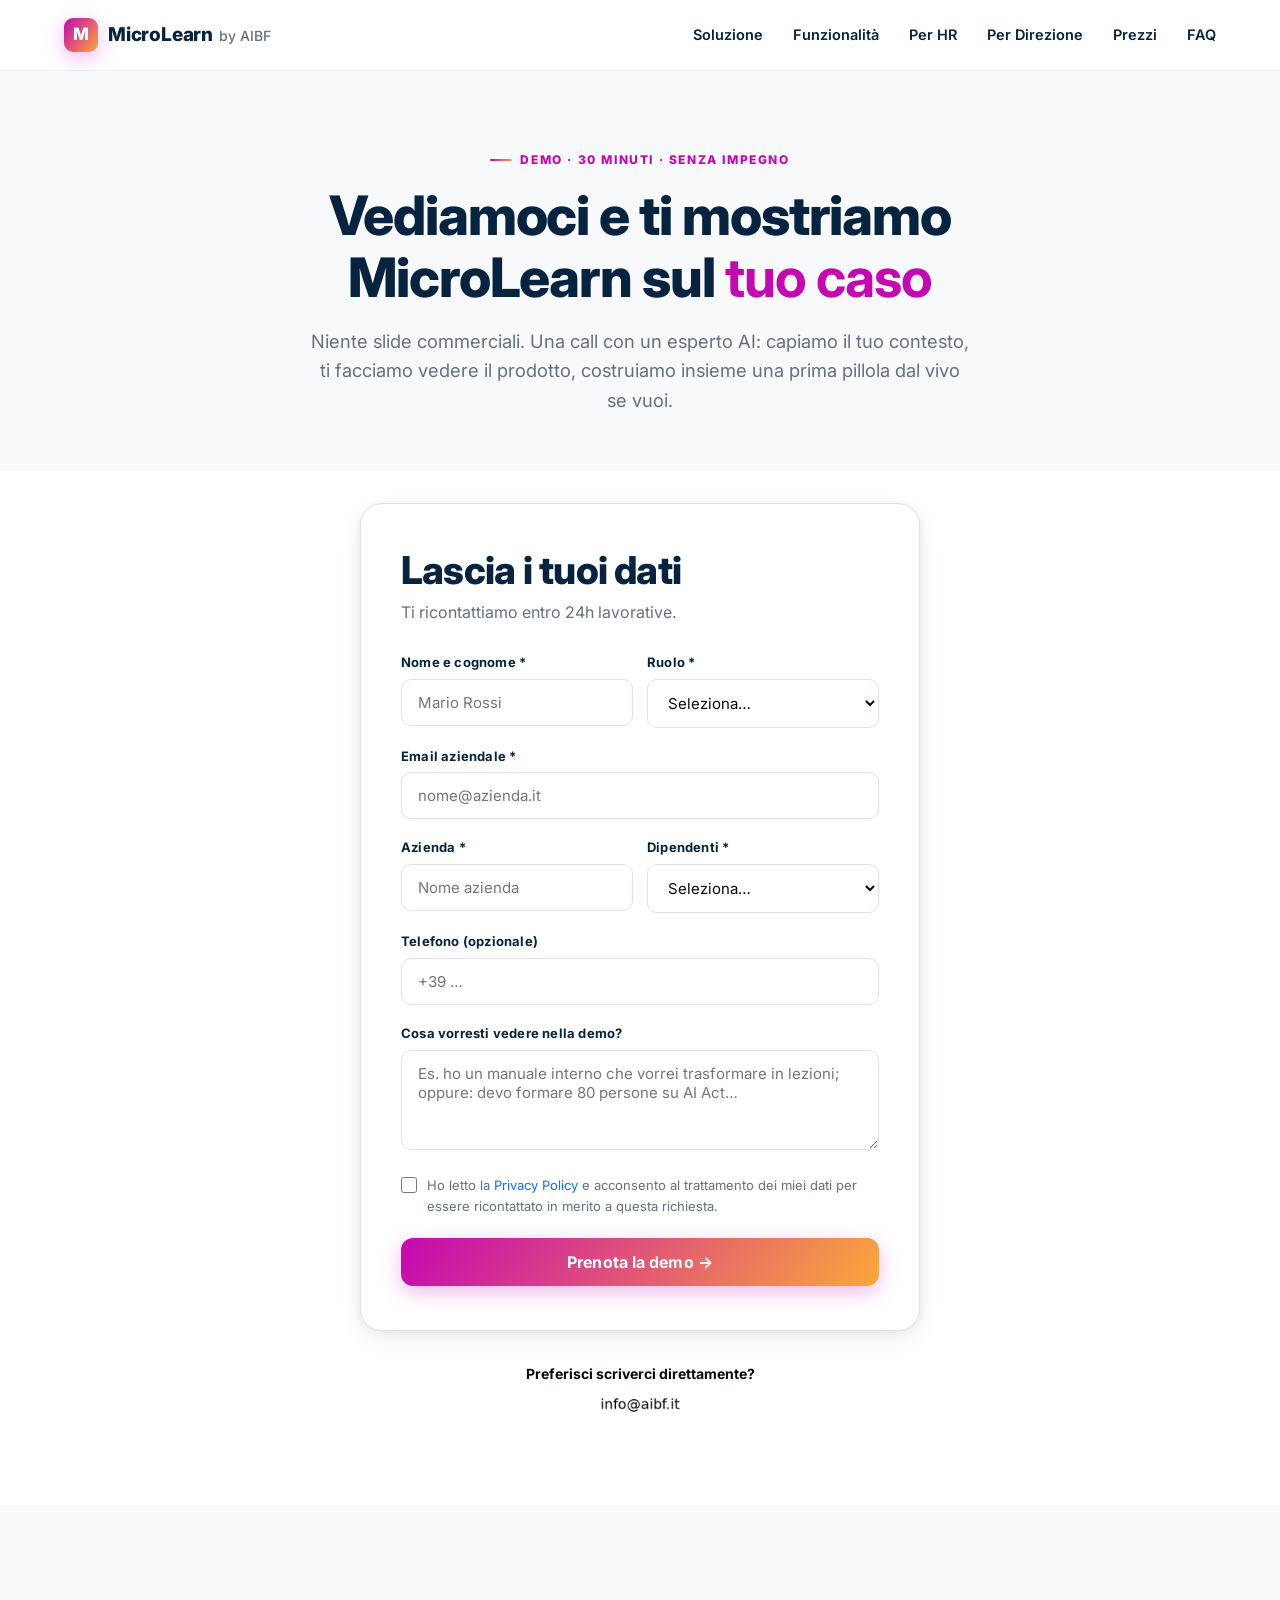
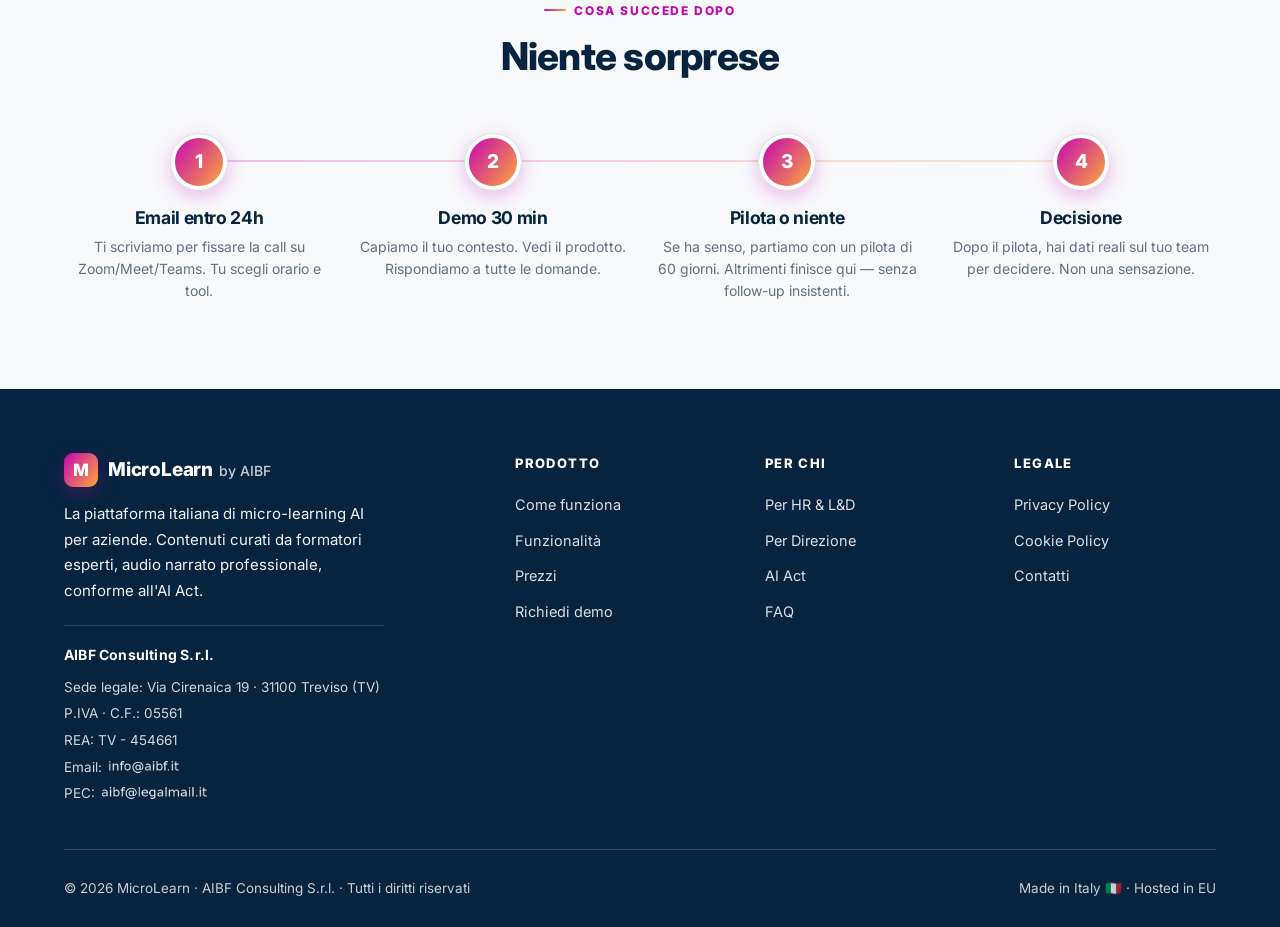
<file: demo.html>
<!DOCTYPE html>
<html lang="it">
<head>
<meta charset="UTF-8">
<meta name="viewport" content="width=device-width, initial-scale=1.0">

<!-- SEO base -->
<title>Richiedi una demo MicroLearn — 30 min senza impegno | AIBF</title>
<meta name="description" content="Prenota 30 minuti con un esperto AI di AIBF Consulting. Demo MicroLearn senza impegno: vediamo insieme come si presenta sul tuo caso reale.">
<meta name="keywords" content="demo MicroLearn, contatti AIBF, richiedi demo formazione AI, micro-learning aziendale prova, AIBF Consulting Treviso">
<meta name="author" content="AIBF Consulting S.r.l.">
<meta name="robots" content="index, follow">
<meta name="geo.region" content="IT-TV">
<link rel="canonical" href="https://www.aibf.it/demo.html">

<!-- Open Graph -->
<meta property="og:type" content="website">
<meta property="og:site_name" content="MicroLearn by AIBF">
<meta property="og:locale" content="it_IT">
<meta property="og:url" content="https://www.aibf.it/demo.html">
<meta property="og:title" content="Richiedi una demo MicroLearn — 30 min senza impegno">
<meta property="og:description" content="Una call con un esperto AI di AIBF Consulting. Demo MicroLearn sul tuo caso reale, senza follow-up insistenti.">
<meta property="og:image" content="https://www.aibf.it/assets/img/og-image.png">
<meta property="og:image:width" content="1200">
<meta property="og:image:height" content="630">

<!-- Twitter -->
<meta name="twitter:card" content="summary_large_image">
<meta name="twitter:title" content="Demo MicroLearn — AIBF">
<meta name="twitter:description" content="30 minuti, senza impegno. Niente slide commerciali, una call concreta sul tuo caso.">
<meta name="twitter:image" content="https://www.aibf.it/assets/img/og-image.png">

<!-- Performance -->
<link rel="preconnect" href="https://fonts.googleapis.com">
<link rel="preconnect" href="https://fonts.gstatic.com" crossorigin>
<link href="https://fonts.googleapis.com/css2?family=Inter:wght@300;400;500;600;700;800&display=swap" rel="stylesheet">
<link rel="stylesheet" href="assets/style.css">
<link rel="icon" href="data:image/svg+xml,%3Csvg xmlns='http://www.w3.org/2000/svg' viewBox='0 0 100 100'%3E%3Cdefs%3E%3ClinearGradient id='g' x1='0%25' y1='0%25' x2='100%25' y2='100%25'%3E%3Cstop offset='0%25' stop-color='%23C507B2'/%3E%3Cstop offset='100%25' stop-color='%23FBA73B'/%3E%3C/linearGradient%3E%3C/defs%3E%3Crect width='100' height='100' rx='22' fill='url(%23g)'/%3E%3Ctext x='50' y='68' text-anchor='middle' font-family='Inter,sans-serif' font-size='56' font-weight='800' fill='white'%3EM%3C/text%3E%3C/svg%3E">

<!-- Schema.org JSON-LD: ContactPage + Organization + BreadcrumbList -->
<script type="application/ld+json">
{
  "@context": "https://schema.org",
  "@graph": [
    {
      "@type": "Organization",
      "@id": "https://www.aibf.it/#organization",
      "name": "AIBF Consulting S.r.l.",
      "url": "https://www.aibf.it/",
      "address": {
        "@type": "PostalAddress",
        "streetAddress": "Via Cirenaica 19",
        "addressLocality": "Treviso",
        "addressRegion": "TV",
        "postalCode": "31100",
        "addressCountry": "IT"
      },
      "vatID": "IT05561"
    },
    {
      "@type": "BreadcrumbList",
      "itemListElement": [
        { "@type": "ListItem", "position": 1, "name": "Home", "item": "https://www.aibf.it/" },
        { "@type": "ListItem", "position": 2, "name": "Richiedi demo", "item": "https://www.aibf.it/demo.html" }
      ]
    },
    {
      "@type": "ContactPage",
      "name": "Richiedi una demo MicroLearn",
      "description": "Prenota 30 minuti di demo MicroLearn con un esperto AI di AIBF Consulting.",
      "inLanguage": "it-IT"
    }
  ]
}
</script>
</head>
<body>

<!-- Topbar -->
<header class="topbar">
  <div class="container topbar-inner">
    <a href="index.html" class="brand">
      <span class="brand-mark">M</span>
      <span>MicroLearn <span class="brand-sub">by AIBF</span></span>
    </a>
    <nav class="nav-menu" aria-label="Menu principale">
      <a href="index.html#soluzione">Soluzione</a>
      <a href="index.html#funzionalita">Funzionalità</a>
      <a href="per-hr.html">Per HR</a>
      <a href="per-direzione.html">Per Direzione</a>
      <a href="index.html#prezzi">Prezzi</a>
      <a href="index.html#faq">FAQ</a>
    </nav>
    <button class="nav-toggle" aria-label="Apri menu" aria-expanded="false">
      <svg width="22" height="22" viewBox="0 0 24 24" fill="none" stroke="currentColor" stroke-width="2.5" stroke-linecap="round"><line x1="4" y1="7" x2="20" y2="7"/><line x1="4" y1="12" x2="20" y2="12"/><line x1="4" y1="17" x2="20" y2="17"/></svg>
    </button>
  </div>
</header>

<!-- Page hero -->
<section class="page-hero">
  <div class="container">
    <span class="eyebrow">Demo · 30 minuti · Senza impegno</span>
    <h1>Vediamoci e ti mostriamo<br>MicroLearn sul <span class="text-magenta">tuo caso</span></h1>
    <p>Niente slide commerciali. Una call con un esperto AI: capiamo il tuo contesto, ti facciamo vedere il prodotto, costruiamo insieme una prima pillola dal vivo se vuoi.</p>
  </div>
</section>

<!-- Form -->
<section style="padding-top:32px;">
  <div class="container">
    <div class="form-wrap reveal">
      <h2>Lascia i tuoi dati</h2>
      <p>Ti ricontattiamo entro 24h lavorative.</p>

      <div class="form-success" id="form-success" role="status" aria-live="polite" tabindex="-1">
        <div class="form-success-icon" aria-hidden="true">
          <svg width="38" height="38" viewBox="0 0 24 24" fill="none" stroke="white" stroke-width="3" stroke-linecap="round" stroke-linejoin="round">
            <polyline points="20 6 9 17 4 12"/>
          </svg>
        </div>
        <h3>Grazie<span class="success-name"></span>, ci sentiamo presto.</h3>
        <p class="form-success-lead">La tua richiesta è arrivata. Ti rispondiamo entro <strong>24 ore lavorative</strong> per fissare la call.</p>
        <p class="form-success-tip">Dovresti aver ricevuto subito una mail di conferma dalla nostra casella — se non la vedi, dai un'occhiata anche nello spam.</p>
        <div class="form-success-actions">
          <a href="index.html#faq" class="btn btn-secondary btn-sm">Leggi le FAQ</a>
          <a href="index.html" class="btn btn-secondary btn-sm">Torna alla home</a>
        </div>
      </div>

      <form id="demo-form"
            action="https://formsubmit.co/info@aibf.it"
            method="POST"
            novalidate>

        <!-- Configurazione FormSubmit (campi nascosti — strippati dall'email) -->
        <input type="hidden" name="_subject" value="Nuova richiesta demo MicroLearn">
        <input type="hidden" name="_template" value="table">
        <input type="hidden" name="_captcha" value="false">
        <input type="hidden" name="_next" value="https://www.aibf.it/grazie.html">
        <input type="hidden" name="_autoresponse" value="Ciao, abbiamo ricevuto la tua richiesta di demo MicroLearn. Ti ricontattiamo entro 24 ore lavorative per fissare la call. — Il team AIBF Consulting">

        <!-- Honeypot anti-bot: gli umani non lo vedono, i bot lo compilano e la submission viene scartata -->
        <input type="text" name="_honey" tabindex="-1" autocomplete="off" style="position:absolute;left:-9999px;opacity:0;height:0;width:0" aria-hidden="true">

        <!-- UTM tracking + referrer (popolati da JS) -->
        <input type="hidden" name="utm_source" id="utm_source">
        <input type="hidden" name="utm_medium" id="utm_medium">
        <input type="hidden" name="utm_campaign" id="utm_campaign">
        <input type="hidden" name="utm_term" id="utm_term">
        <input type="hidden" name="utm_content" id="utm_content">
        <input type="hidden" name="referrer" id="referrer">
        <input type="hidden" name="page_url" id="page_url">

        <div class="form-row">
          <div class="form-group">
            <label for="name">Nome e cognome *</label>
            <input id="name" name="name" type="text" required placeholder="Mario Rossi">
          </div>
          <div class="form-group">
            <label for="role">Ruolo *</label>
            <select id="role" name="role" required>
              <option value="">Seleziona…</option>
              <option>CEO / Direttore Generale</option>
              <option>HR / L&D Manager</option>
              <option>IT / Innovation Manager</option>
              <option>Compliance / Legal</option>
              <option>Consulente / Formatore</option>
              <option>Altro</option>
            </select>
          </div>
        </div>

        <div class="form-group">
          <label for="email">Email aziendale *</label>
          <input id="email" name="email" type="email" required placeholder="nome@azienda.it">
        </div>

        <div class="form-row">
          <div class="form-group">
            <label for="company">Azienda *</label>
            <input id="company" name="company" type="text" required placeholder="Nome azienda">
          </div>
          <div class="form-group">
            <label for="size">Dipendenti *</label>
            <select id="size" name="size" required>
              <option value="">Seleziona…</option>
              <option>Meno di 25</option>
              <option>25 — 100</option>
              <option>100 — 250</option>
              <option>250 — 1000</option>
              <option>Oltre 1000</option>
            </select>
          </div>
        </div>

        <div class="form-group">
          <label for="phone">Telefono (opzionale)</label>
          <input id="phone" name="phone" type="tel" placeholder="+39 …">
        </div>

        <div class="form-group">
          <label for="notes">Cosa vorresti vedere nella demo?</label>
          <textarea id="notes" name="notes" placeholder="Es. ho un manuale interno che vorrei trasformare in lezioni; oppure: devo formare 80 persone su AI Act…"></textarea>
        </div>

        <div class="form-consent">
          <input id="consent" name="consent" type="checkbox" required>
          <label for="consent" style="font-weight:400;color:var(--gray-500);">
            Ho letto la <a href="legal/privacy.html">Privacy Policy</a> e acconsento al trattamento dei miei dati per essere ricontattato in merito a questa richiesta.
          </label>
        </div>

        <button type="submit" class="btn btn-primary btn-lg" style="width:100%;">Prenota la demo →</button>
      </form>
    </div>

    <!-- Info aggiuntive -->
    <div style="max-width:560px;margin:32px auto 0;text-align:center;font-size:14px;color:var(--gray-500);">
      <p style="margin-bottom:10px;"><strong>Preferisci scriverci direttamente?</strong></p>
      <p><img src="assets/img/email-info-dark.png" alt="indirizzo email AIBF" class="email-img"></p>
    </div>
  </div>
</section>

<!-- Cosa succede dopo -->
<section class="solution">
  <div class="container">
    <div class="section-head reveal">
      <span class="eyebrow">Cosa succede dopo</span>
      <h2>Niente sorprese</h2>
    </div>
    <div class="steps">
      <div class="step reveal">
        <div class="step-num">1</div>
        <h4>Email entro 24h</h4>
        <p>Ti scriviamo per fissare la call su Zoom/Meet/Teams. Tu scegli orario e tool.</p>
      </div>
      <div class="step reveal">
        <div class="step-num">2</div>
        <h4>Demo 30 min</h4>
        <p>Capiamo il tuo contesto. Vedi il prodotto. Rispondiamo a tutte le domande.</p>
      </div>
      <div class="step reveal">
        <div class="step-num">3</div>
        <h4>Pilota o niente</h4>
        <p>Se ha senso, partiamo con un pilota di 60 giorni. Altrimenti finisce qui — senza follow-up insistenti.</p>
      </div>
      <div class="step reveal">
        <div class="step-num">4</div>
        <h4>Decisione</h4>
        <p>Dopo il pilota, hai dati reali sul tuo team per decidere. Non una sensazione.</p>
      </div>
    </div>
  </div>
</section>

<!-- Footer -->
<footer class="footer">
  <div class="container">
    <div class="footer-grid">
      <div>
        <a href="index.html" class="brand">
          <span class="brand-mark">M</span>
          <span>MicroLearn <span class="brand-sub">by AIBF</span></span>
        </a>
        <p class="footer-tagline">La piattaforma italiana di micro-learning AI per aziende. Contenuti curati da formatori esperti, audio narrato professionale, conforme all'AI Act.</p>
        <div class="aibf-info">
          <strong>AIBF Consulting S.r.l.</strong>
          <span>Sede legale: Via Cirenaica 19 · 31100 Treviso (TV)</span>
          <span>P.IVA · C.F.: 05561</span>
          <span>REA: TV - 454661</span>
          <span>Email: <img src="assets/img/email-info-light.png" alt="indirizzo email AIBF" class="email-img"></span>
          <span>PEC: <img src="assets/img/email-pec-light.png" alt="indirizzo PEC AIBF" class="email-img"></span>
        </div>
      </div>
      <div>
        <h5>Prodotto</h5>
        <ul>
          <li><a href="index.html#soluzione">Come funziona</a></li>
          <li><a href="index.html#funzionalita">Funzionalità</a></li>
          <li><a href="index.html#prezzi">Prezzi</a></li>
          <li><a href="demo.html">Richiedi demo</a></li>
        </ul>
      </div>
      <div>
        <h5>Per chi</h5>
        <ul>
          <li><a href="per-hr.html">Per HR & L&D</a></li>
          <li><a href="per-direzione.html">Per Direzione</a></li>
          <li><a href="index.html#aiact">AI Act</a></li>
          <li><a href="index.html#faq">FAQ</a></li>
        </ul>
      </div>
      <div>
        <h5>Legale</h5>
        <ul>
          <li><a href="legal/privacy.html">Privacy Policy</a></li>
          <li><a href="legal/cookie.html">Cookie Policy</a></li>
          <li><a href="demo.html">Contatti</a></li>
        </ul>
      </div>
    </div>
    <div class="footer-bottom">
      <span>© <span data-year>2026</span> MicroLearn · AIBF Consulting S.r.l. · Tutti i diritti riservati</span>
      <span>Made in Italy 🇮🇹 · Hosted in EU</span>
    </div>
  </div>
</footer>

<script src="assets/script.js"></script>
</body>
</html>
</file>
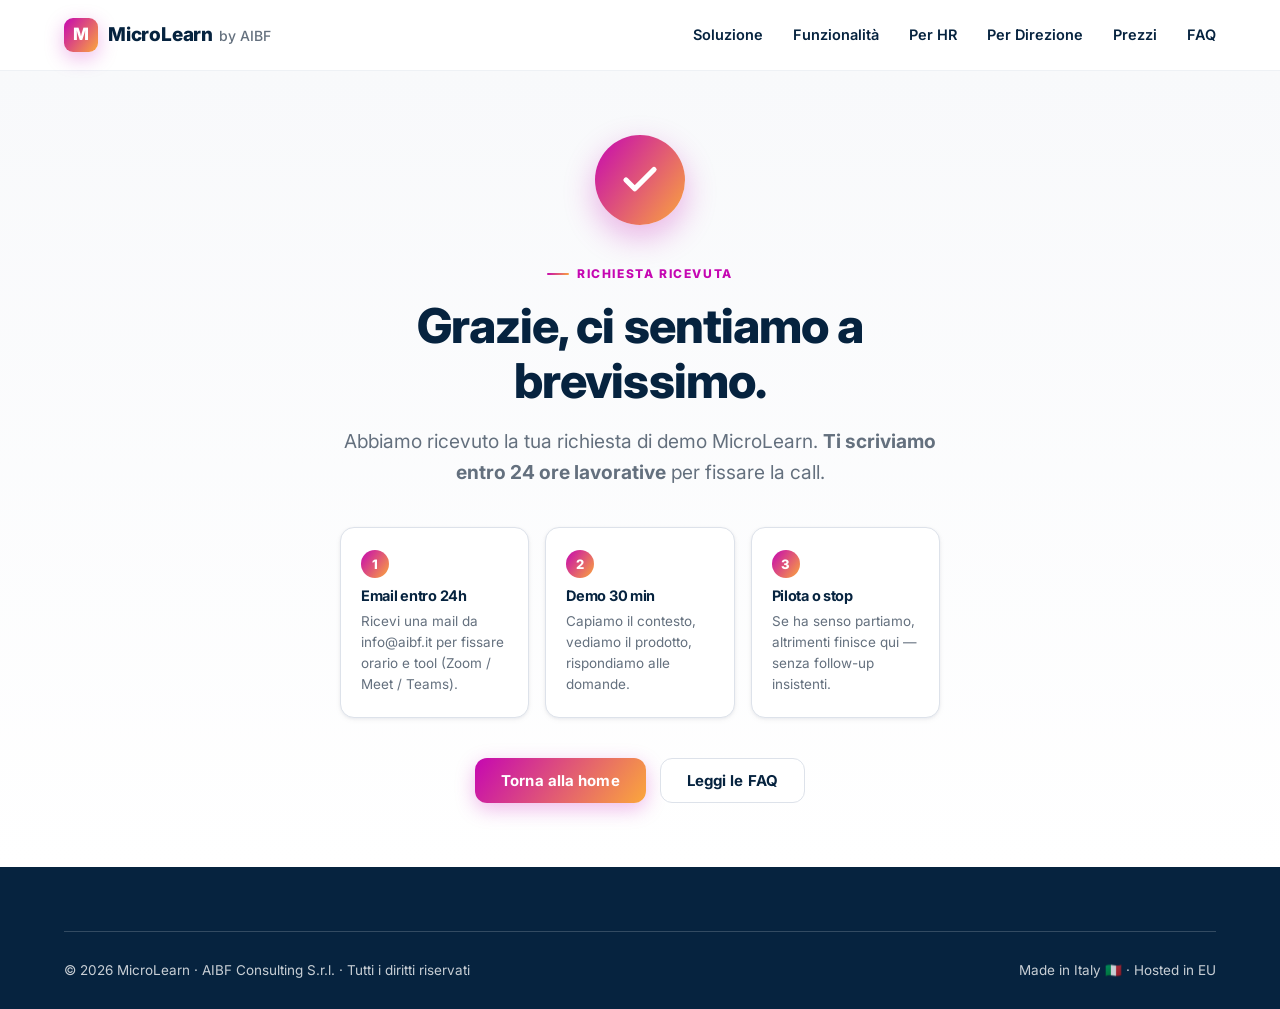
<file: grazie.html>
<!DOCTYPE html>
<html lang="it">
<head>
<meta charset="UTF-8">
<meta name="viewport" content="width=device-width, initial-scale=1.0">

<!-- SEO -->
<title>Grazie! Richiesta ricevuta | MicroLearn by AIBF</title>
<meta name="description" content="Grazie per la richiesta di demo MicroLearn. Ti ricontattiamo entro 24 ore lavorative.">
<meta name="robots" content="noindex, follow">
<link rel="canonical" href="https://www.aibf.it/grazie.html">

<!-- Open Graph -->
<meta property="og:type" content="website">
<meta property="og:site_name" content="MicroLearn by AIBF">
<meta property="og:locale" content="it_IT">
<meta property="og:url" content="https://www.aibf.it/grazie.html">
<meta property="og:title" content="Grazie! Richiesta ricevuta — MicroLearn">
<meta property="og:description" content="La tua richiesta di demo è arrivata. Ti ricontatteremo entro 24h lavorative.">
<meta property="og:image" content="https://www.aibf.it/assets/img/og-image.png">

<!-- Performance -->
<link rel="preconnect" href="https://fonts.googleapis.com">
<link rel="preconnect" href="https://fonts.gstatic.com" crossorigin>
<link href="https://fonts.googleapis.com/css2?family=Inter:wght@300;400;500;600;700;800&display=swap" rel="stylesheet">
<link rel="stylesheet" href="assets/style.css">
<link rel="icon" href="data:image/svg+xml,%3Csvg xmlns='http://www.w3.org/2000/svg' viewBox='0 0 100 100'%3E%3Cdefs%3E%3ClinearGradient id='g' x1='0%25' y1='0%25' x2='100%25' y2='100%25'%3E%3Cstop offset='0%25' stop-color='%23C507B2'/%3E%3Cstop offset='100%25' stop-color='%23FBA73B'/%3E%3C/linearGradient%3E%3C/defs%3E%3Crect width='100' height='100' rx='22' fill='url(%23g)'/%3E%3Ctext x='50' y='68' text-anchor='middle' font-family='Inter,sans-serif' font-size='56' font-weight='800' fill='white'%3EM%3C/text%3E%3C/svg%3E">

<!--
  Hook per conversion tracking: quando configurerai Google Ads / GA4 / Meta Pixel,
  questa pagina è l'evento di conversione "demo_request_completed".
  Inserisci qui sotto lo script di tracking (gtag('event','conversion'...) o fbq('track','Lead'))
-->

<style>
  .thank-wrap {
    min-height: calc(100vh - 200px);
    display: flex;
    align-items: center;
    justify-content: center;
    padding: 64px 24px;
    background: linear-gradient(180deg, #f8f9fb 0%, #ffffff 100%);
  }
  .thank-card {
    max-width: 600px;
    text-align: center;
  }
  .thank-icon {
    width: 90px;
    height: 90px;
    border-radius: 50%;
    background: var(--gradient-cta);
    margin: 0 auto 32px;
    display: flex;
    align-items: center;
    justify-content: center;
    box-shadow: 0 12px 32px rgba(197,7,178,0.30);
    animation: pop 0.5s ease-out;
  }
  @keyframes pop {
    0% { transform: scale(0); opacity: 0; }
    70% { transform: scale(1.08); opacity: 1; }
    100% { transform: scale(1); }
  }
  .thank-card h1 {
    font-size: clamp(2rem, 5vw, 3rem);
    margin-bottom: 18px;
  }
  .thank-card p.lead {
    font-size: 1.2rem;
    color: var(--gray-500);
    margin-bottom: 32px;
    line-height: 1.6;
  }
  .thank-next {
    display: grid;
    grid-template-columns: repeat(3, 1fr);
    gap: 16px;
    margin: 40px 0;
    text-align: left;
  }
  @media (max-width: 700px) { .thank-next { grid-template-columns: 1fr; } }
  .thank-next-step {
    background: var(--white);
    padding: 22px 20px;
    border-radius: var(--radius);
    border: 1px solid var(--gray-200);
    box-shadow: var(--shadow-sm);
  }
  .thank-next-step .num {
    width: 28px;
    height: 28px;
    border-radius: 50%;
    background: var(--gradient-cta);
    color: var(--white);
    display: inline-flex;
    align-items: center;
    justify-content: center;
    font-weight: 800;
    font-size: 13px;
    margin-bottom: 10px;
  }
  .thank-next-step h4 {
    font-size: 14.5px;
    margin-bottom: 6px;
    color: var(--navy);
  }
  .thank-next-step p {
    font-size: 13.5px;
    color: var(--gray-500);
    line-height: 1.55;
  }
</style>
</head>
<body>

<!-- Topbar -->
<header class="topbar">
  <div class="container topbar-inner">
    <a href="index.html" class="brand">
      <span class="brand-mark">M</span>
      <span>MicroLearn <span class="brand-sub">by AIBF</span></span>
    </a>
    <nav class="nav-menu" aria-label="Menu principale">
      <a href="index.html#soluzione">Soluzione</a>
      <a href="index.html#funzionalita">Funzionalità</a>
      <a href="per-hr.html">Per HR</a>
      <a href="per-direzione.html">Per Direzione</a>
      <a href="index.html#prezzi">Prezzi</a>
      <a href="index.html#faq">FAQ</a>
    </nav>
    <button class="nav-toggle" aria-label="Apri menu" aria-expanded="false">
      <svg width="22" height="22" viewBox="0 0 24 24" fill="none" stroke="currentColor" stroke-width="2.5" stroke-linecap="round"><line x1="4" y1="7" x2="20" y2="7"/><line x1="4" y1="12" x2="20" y2="12"/><line x1="4" y1="17" x2="20" y2="17"/></svg>
    </button>
  </div>
</header>

<!-- Thank you -->
<main class="thank-wrap">
  <div class="thank-card">

    <div class="thank-icon">
      <svg width="42" height="42" viewBox="0 0 24 24" fill="none" stroke="white" stroke-width="3" stroke-linecap="round" stroke-linejoin="round">
        <polyline points="20 6 9 17 4 12"/>
      </svg>
    </div>

    <span class="eyebrow" style="justify-content:center;">Richiesta ricevuta</span>
    <h1>Grazie, ci sentiamo a brevissimo.</h1>
    <p class="lead">Abbiamo ricevuto la tua richiesta di demo MicroLearn. <strong>Ti scriviamo entro 24 ore lavorative</strong> per fissare la call.</p>

    <div class="thank-next">
      <div class="thank-next-step">
        <div class="num">1</div>
        <h4>Email entro 24h</h4>
        <p>Ricevi una mail da info@aibf.it per fissare orario e tool (Zoom / Meet / Teams).</p>
      </div>
      <div class="thank-next-step">
        <div class="num">2</div>
        <h4>Demo 30 min</h4>
        <p>Capiamo il contesto, vediamo il prodotto, rispondiamo alle domande.</p>
      </div>
      <div class="thank-next-step">
        <div class="num">3</div>
        <h4>Pilota o stop</h4>
        <p>Se ha senso partiamo, altrimenti finisce qui — senza follow-up insistenti.</p>
      </div>
    </div>

    <div class="cta-row" style="justify-content:center;display:flex;">
      <a href="index.html" class="btn btn-primary">Torna alla home</a>
      <a href="index.html#faq" class="btn btn-secondary">Leggi le FAQ</a>
    </div>

  </div>
</main>

<!-- Footer -->
<footer class="footer">
  <div class="container">
    <div class="footer-bottom">
      <span>© <span data-year>2026</span> MicroLearn · AIBF Consulting S.r.l. · Tutti i diritti riservati</span>
      <span>Made in Italy 🇮🇹 · Hosted in EU</span>
    </div>
  </div>
</footer>

<script src="assets/script.js"></script>
</body>
</html>
</file>
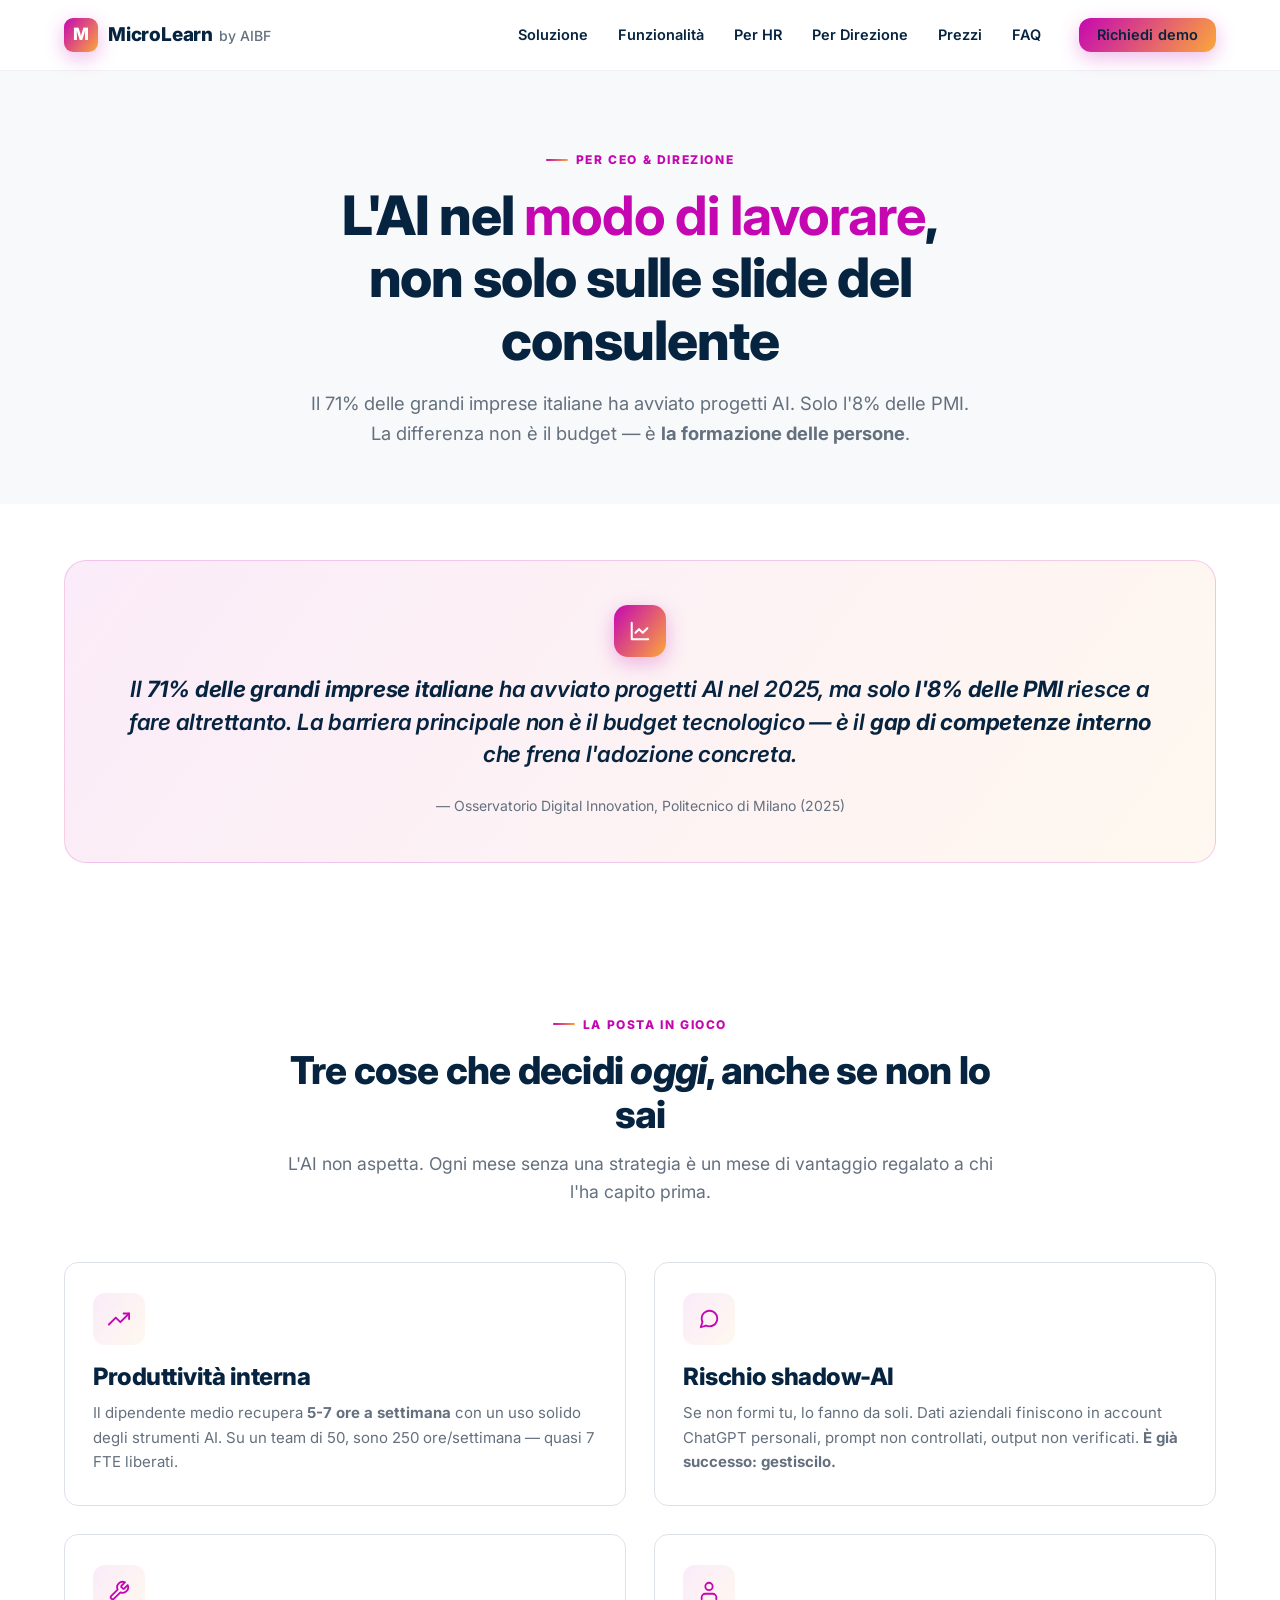
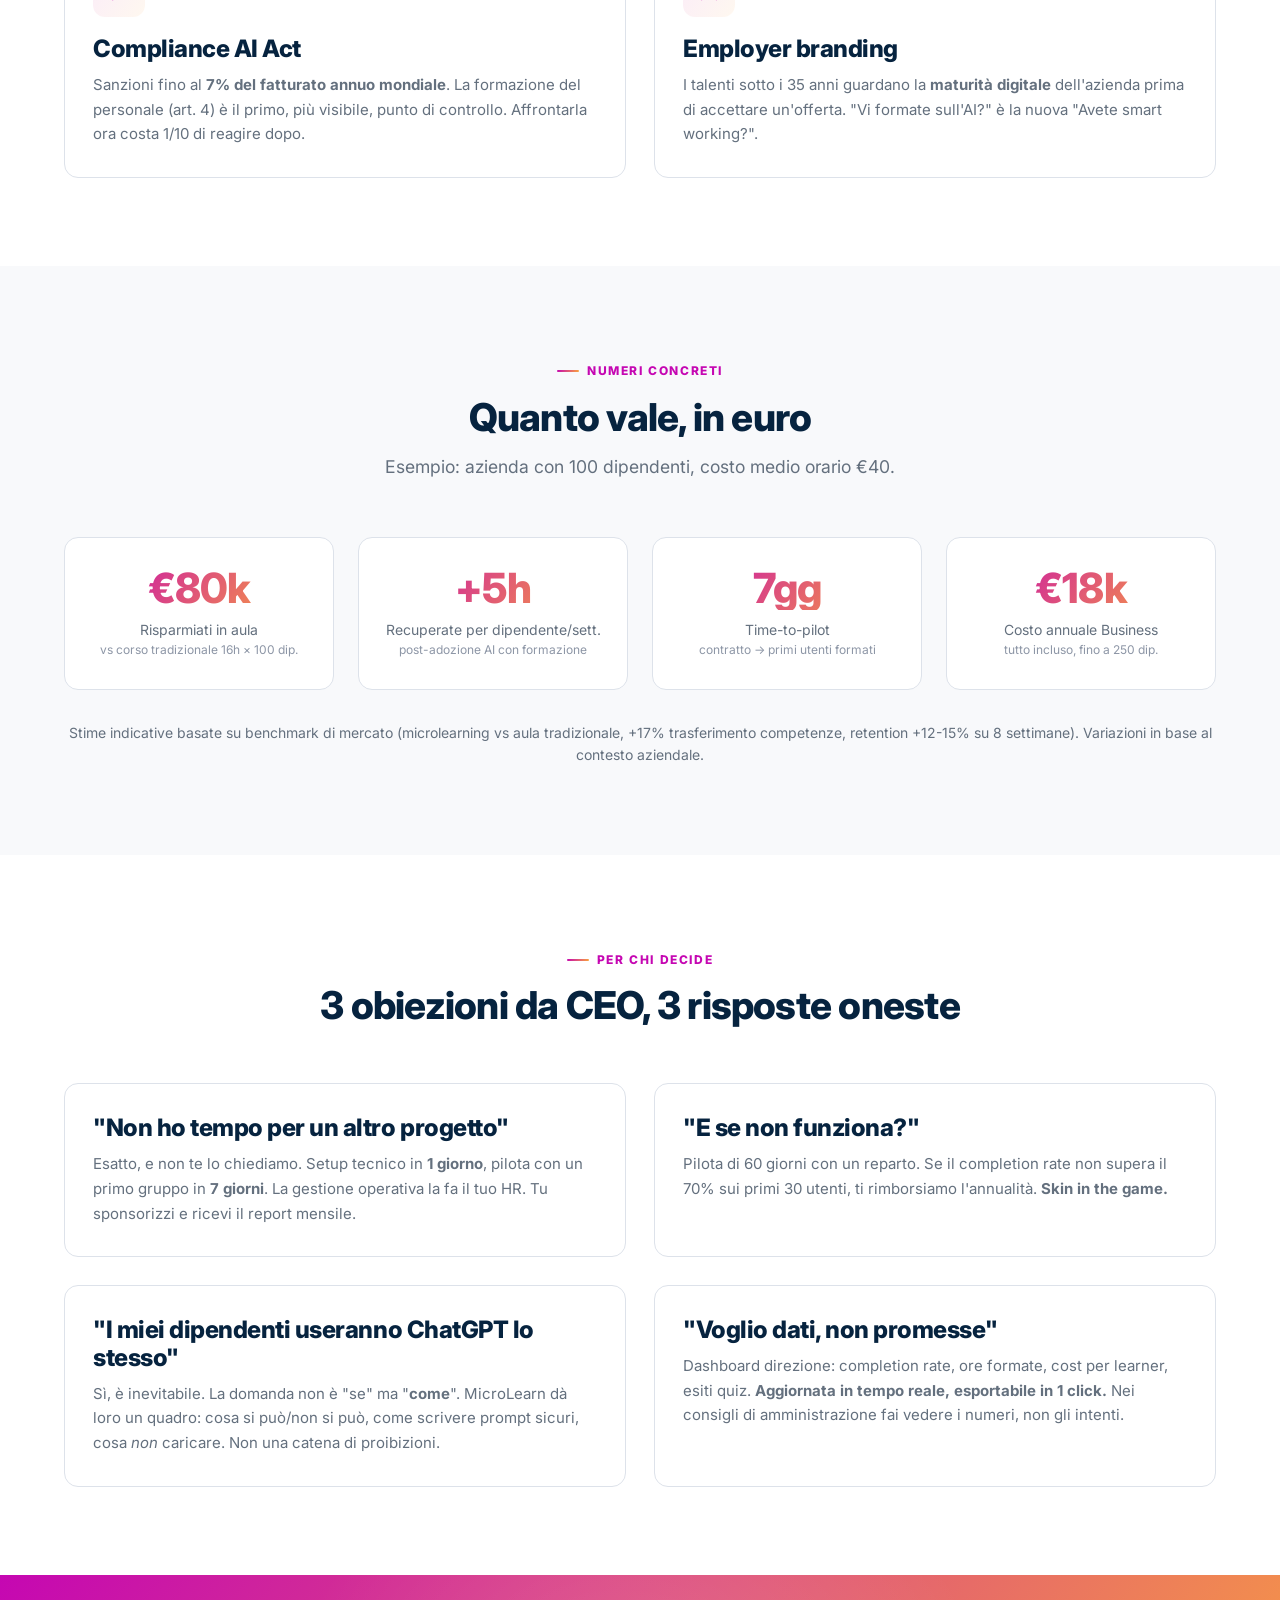
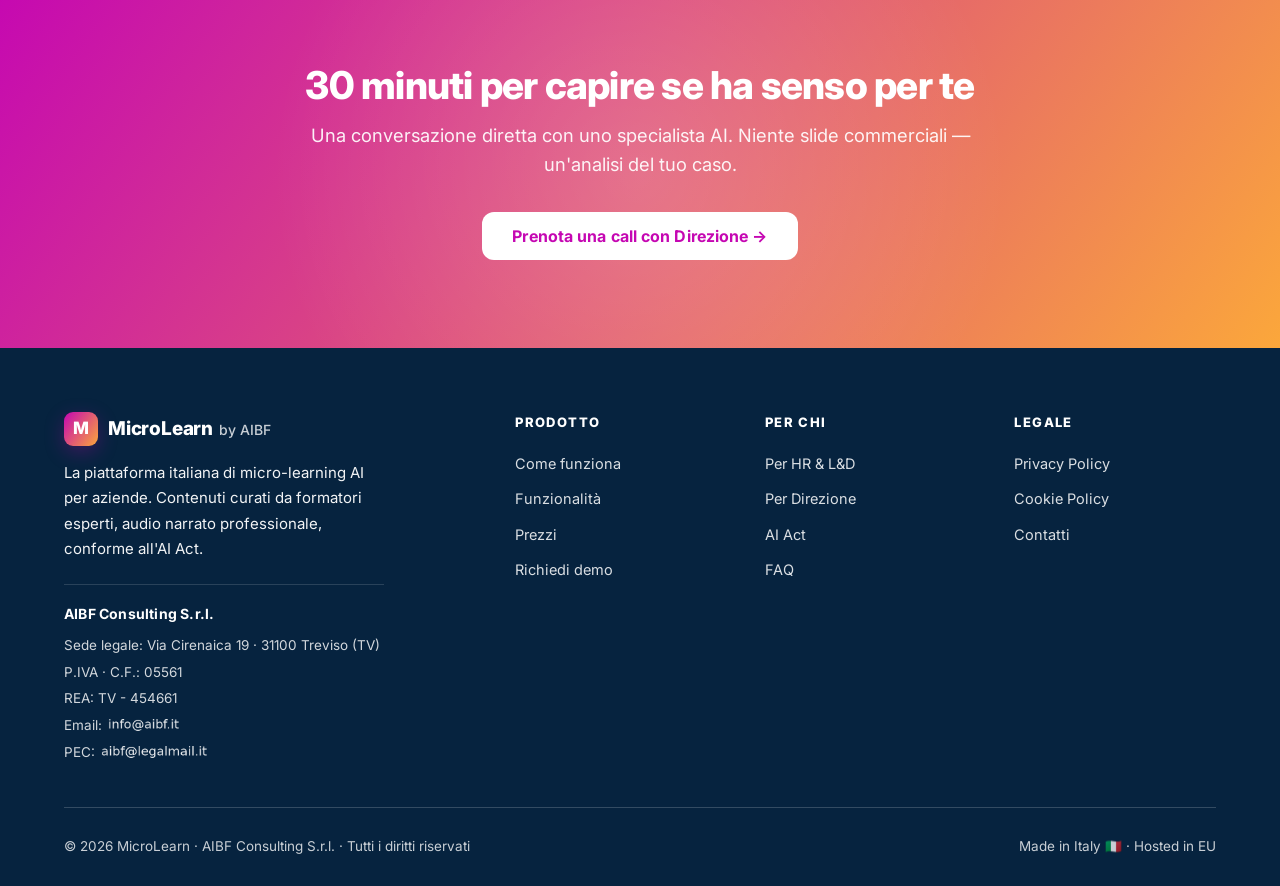
<file: per-direzione.html>
<!DOCTYPE html>
<html lang="it">
<head>
<meta charset="UTF-8">
<meta name="viewport" content="width=device-width, initial-scale=1.0">

<!-- SEO base -->
<title>MicroLearn per Direzione — Vantaggio competitivo dall'AI | AIBF</title>
<meta name="description" content="Per CEO, Direttori Generali, founder PMI: ROI dell'adozione AI, time-to-competency dimezzato, conformità AI Act in 30 giorni. Pilot di 60 giorni con clausola rimborso.">
<meta name="keywords" content="adozione AI azienda, vantaggio competitivo AI, ROI formazione AI, AI Act sanzioni, PMI intelligenza artificiale, formazione CEO, time-to-competency">
<meta name="author" content="AIBF Consulting S.r.l.">
<meta name="robots" content="index, follow, max-snippet:-1, max-image-preview:large">
<meta name="geo.region" content="IT-TV">
<link rel="canonical" href="https://www.aibf.it/per-direzione.html">

<!-- Open Graph -->
<meta property="og:type" content="website">
<meta property="og:site_name" content="MicroLearn by AIBF">
<meta property="og:locale" content="it_IT">
<meta property="og:url" content="https://www.aibf.it/per-direzione.html">
<meta property="og:title" content="MicroLearn per Direzione — Vantaggio competitivo dall'AI">
<meta property="og:description" content="Per CEO e founder: ROI misurabile, conformità AI Act, pilot di 60 giorni con clausola rimborso. Trasforma l'AI in metodo strutturato.">
<meta property="og:image" content="https://www.aibf.it/assets/img/og-image.png">
<meta property="og:image:width" content="1200">
<meta property="og:image:height" content="630">

<!-- Twitter -->
<meta name="twitter:card" content="summary_large_image">
<meta name="twitter:title" content="MicroLearn per Direzione — AIBF">
<meta name="twitter:description" content="71% delle grandi imprese italiane usa AI, solo l'8% delle PMI. La differenza è la formazione del team. MicroLearn la rende fattibile.">
<meta name="twitter:image" content="https://www.aibf.it/assets/img/og-image.png">

<!-- Performance -->
<link rel="preconnect" href="https://fonts.googleapis.com">
<link rel="preconnect" href="https://fonts.gstatic.com" crossorigin>
<link href="https://fonts.googleapis.com/css2?family=Inter:wght@300;400;500;600;700;800&display=swap" rel="stylesheet">
<link rel="stylesheet" href="assets/style.css">
<link rel="icon" href="data:image/svg+xml,%3Csvg xmlns='http://www.w3.org/2000/svg' viewBox='0 0 100 100'%3E%3Cdefs%3E%3ClinearGradient id='g' x1='0%25' y1='0%25' x2='100%25' y2='100%25'%3E%3Cstop offset='0%25' stop-color='%23C507B2'/%3E%3Cstop offset='100%25' stop-color='%23FBA73B'/%3E%3C/linearGradient%3E%3C/defs%3E%3Crect width='100' height='100' rx='22' fill='url(%23g)'/%3E%3Ctext x='50' y='68' text-anchor='middle' font-family='Inter,sans-serif' font-size='56' font-weight='800' fill='white'%3EM%3C/text%3E%3C/svg%3E">

<!-- Schema.org JSON-LD: Organization + BreadcrumbList -->
<script type="application/ld+json">
{
  "@context": "https://schema.org",
  "@graph": [
    {
      "@type": "Organization",
      "@id": "https://www.aibf.it/#organization",
      "name": "AIBF Consulting S.r.l.",
      "url": "https://www.aibf.it/",
      "address": {
        "@type": "PostalAddress",
        "streetAddress": "Via Cirenaica 19",
        "addressLocality": "Treviso",
        "addressRegion": "TV",
        "postalCode": "31100",
        "addressCountry": "IT"
      },
      "vatID": "IT05561"
    },
    {
      "@type": "BreadcrumbList",
      "itemListElement": [
        { "@type": "ListItem", "position": 1, "name": "Home", "item": "https://www.aibf.it/" },
        { "@type": "ListItem", "position": 2, "name": "Per Direzione", "item": "https://www.aibf.it/per-direzione.html" }
      ]
    },
    {
      "@type": "WebPage",
      "name": "MicroLearn per Direzione",
      "description": "Pagina dedicata a CEO, Direzione, founder PMI: ROI, vantaggio competitivo, conformità AI Act.",
      "inLanguage": "it-IT",
      "isPartOf": { "@id": "https://www.aibf.it/#website" },
      "audience": {
        "@type": "Audience",
        "audienceType": "CEO, Direttori Generali, Founder PMI"
      }
    }
  ]
}
</script>
</head>
<body>

<!-- Topbar -->
<header class="topbar">
  <div class="container topbar-inner">
    <a href="index.html" class="brand">
      <span class="brand-mark">M</span>
      <span>MicroLearn <span class="brand-sub">by AIBF</span></span>
    </a>
    <nav class="nav-menu" aria-label="Menu principale">
      <a href="index.html#soluzione">Soluzione</a>
      <a href="index.html#funzionalita">Funzionalità</a>
      <a href="per-hr.html">Per HR</a>
      <a href="per-direzione.html">Per Direzione</a>
      <a href="index.html#prezzi">Prezzi</a>
      <a href="index.html#faq">FAQ</a>
      <span class="nav-cta"><a href="demo.html" class="btn btn-primary btn-sm">Richiedi demo</a></span>
    </nav>
    <button class="nav-toggle" aria-label="Apri menu" aria-expanded="false">
      <svg width="22" height="22" viewBox="0 0 24 24" fill="none" stroke="currentColor" stroke-width="2.5" stroke-linecap="round"><line x1="4" y1="7" x2="20" y2="7"/><line x1="4" y1="12" x2="20" y2="12"/><line x1="4" y1="17" x2="20" y2="17"/></svg>
    </button>
  </div>
</header>

<!-- Page hero -->
<section class="page-hero">
  <div class="container">
    <span class="eyebrow">Per CEO & Direzione</span>
    <h1>L'AI nel <span class="text-magenta">modo di lavorare</span>,<br>non solo sulle slide del consulente</h1>
    <p>Il 71% delle grandi imprese italiane ha avviato progetti AI. Solo l'8% delle PMI. La differenza non è il budget — è <strong>la formazione delle persone</strong>.</p>
  </div>
</section>

<!-- Dato chiave -->
<section class="compact">
  <div class="container">
    <div class="quote-box reveal">
      <span class="stat-icon">
        <svg width="22" height="22" viewBox="0 0 24 24" fill="none" stroke="currentColor" stroke-width="2.2" stroke-linecap="round" stroke-linejoin="round"><path d="M3 3v18h18"/><path d="M7 14l4-4 4 4 5-5"/></svg>
      </span>
      <blockquote>Il <strong>71% delle grandi imprese italiane</strong> ha avviato progetti AI nel 2025, ma solo <strong>l'8% delle PMI</strong> riesce a fare altrettanto. La barriera principale non è il budget tecnologico — è il <strong>gap di competenze interno</strong> che frena l'adozione concreta.</blockquote>
      <cite>— Osservatorio Digital Innovation, Politecnico di Milano (2025)</cite>
    </div>
  </div>
</section>

<!-- Posta in gioco -->
<section>
  <div class="container">
    <div class="section-head reveal">
      <span class="eyebrow">La posta in gioco</span>
      <h2>Tre cose che decidi <em>oggi</em>, anche se non lo sai</h2>
      <p>L'AI non aspetta. Ogni mese senza una strategia è un mese di vantaggio regalato a chi l'ha capito prima.</p>
    </div>
    <div class="benefits-grid">

      <div class="benefit reveal">
        <div class="benefit-icon">
          <svg width="22" height="22" viewBox="0 0 24 24" fill="none" stroke="currentColor" stroke-width="2" stroke-linecap="round" stroke-linejoin="round"><polyline points="23 6 13.5 15.5 8.5 10.5 1 18"/><polyline points="17 6 23 6 23 12"/></svg>
        </div>
        <h3>Produttività interna</h3>
        <p>Il dipendente medio recupera <strong>5-7 ore a settimana</strong> con un uso solido degli strumenti AI. Su un team di 50, sono 250 ore/settimana — quasi 7 FTE liberati.</p>
      </div>

      <div class="benefit reveal">
        <div class="benefit-icon">
          <svg width="22" height="22" viewBox="0 0 24 24" fill="none" stroke="currentColor" stroke-width="2" stroke-linecap="round" stroke-linejoin="round"><path d="M21 11.5a8.38 8.38 0 0 1-.9 3.8 8.5 8.5 0 0 1-7.6 4.7 8.38 8.38 0 0 1-3.8-.9L3 21l1.9-5.7a8.38 8.38 0 0 1-.9-3.8 8.5 8.5 0 0 1 4.7-7.6 8.38 8.38 0 0 1 3.8-.9h.5a8.48 8.48 0 0 1 8 8v.5z"/></svg>
        </div>
        <h3>Rischio shadow-AI</h3>
        <p>Se non formi tu, lo fanno da soli. Dati aziendali finiscono in account ChatGPT personali, prompt non controllati, output non verificati. <strong>È già successo: gestiscilo.</strong></p>
      </div>

      <div class="benefit reveal">
        <div class="benefit-icon">
          <svg width="22" height="22" viewBox="0 0 24 24" fill="none" stroke="currentColor" stroke-width="2" stroke-linecap="round" stroke-linejoin="round"><path d="M14.7 6.3a1 1 0 0 0 0 1.4l1.6 1.6a1 1 0 0 0 1.4 0l3.77-3.77a6 6 0 0 1-7.94 7.94l-6.91 6.91a2.12 2.12 0 0 1-3-3l6.91-6.91a6 6 0 0 1 7.94-7.94l-3.76 3.76z"/></svg>
        </div>
        <h3>Compliance AI Act</h3>
        <p>Sanzioni fino al <strong>7% del fatturato annuo mondiale</strong>. La formazione del personale (art. 4) è il primo, più visibile, punto di controllo. Affrontarla ora costa 1/10 di reagire dopo.</p>
      </div>

      <div class="benefit reveal">
        <div class="benefit-icon">
          <svg width="22" height="22" viewBox="0 0 24 24" fill="none" stroke="currentColor" stroke-width="2" stroke-linecap="round" stroke-linejoin="round"><path d="M20 21v-2a4 4 0 0 0-4-4H8a4 4 0 0 0-4 4v2"/><circle cx="12" cy="7" r="4"/></svg>
        </div>
        <h3>Employer branding</h3>
        <p>I talenti sotto i 35 anni guardano la <strong>maturità digitale</strong> dell'azienda prima di accettare un'offerta. "Vi formate sull'AI?" è la nuova "Avete smart working?".</p>
      </div>

    </div>
  </div>
</section>

<!-- ROI -->
<section class="solution">
  <div class="container">
    <div class="section-head reveal">
      <span class="eyebrow">Numeri concreti</span>
      <h2>Quanto vale, in euro</h2>
      <p>Esempio: azienda con 100 dipendenti, costo medio orario €40.</p>
    </div>
    <div class="stats-grid">
      <div class="stat reveal">
        <div class="stat-num">€80k</div>
        <div class="stat-label">Risparmiati in aula<br><span style="color:var(--gray-400);font-size:12px">vs corso tradizionale 16h × 100 dip.</span></div>
      </div>
      <div class="stat reveal">
        <div class="stat-num">+5h</div>
        <div class="stat-label">Recuperate per dipendente/sett.<br><span style="color:var(--gray-400);font-size:12px">post-adozione AI con formazione</span></div>
      </div>
      <div class="stat reveal">
        <div class="stat-num">7gg</div>
        <div class="stat-label">Time-to-pilot<br><span style="color:var(--gray-400);font-size:12px">contratto → primi utenti formati</span></div>
      </div>
      <div class="stat reveal">
        <div class="stat-num">€18k</div>
        <div class="stat-label">Costo annuale Business<br><span style="color:var(--gray-400);font-size:12px">tutto incluso, fino a 250 dip.</span></div>
      </div>
    </div>
    <p style="text-align:center;margin-top:32px;color:var(--gray-500);font-size:14px;">Stime indicative basate su benchmark di mercato (microlearning vs aula tradizionale, +17% trasferimento competenze, retention +12-15% su 8 settimane). Variazioni in base al contesto aziendale.</p>
  </div>
</section>

<!-- Decision-making -->
<section>
  <div class="container">
    <div class="section-head reveal">
      <span class="eyebrow">Per chi decide</span>
      <h2>3 obiezioni da CEO, 3 risposte oneste</h2>
    </div>
    <div class="benefits-grid">

      <div class="benefit reveal">
        <h3>"Non ho tempo per un altro progetto"</h3>
        <p>Esatto, e non te lo chiediamo. Setup tecnico in <strong>1 giorno</strong>, pilota con un primo gruppo in <strong>7 giorni</strong>. La gestione operativa la fa il tuo HR. Tu sponsorizzi e ricevi il report mensile.</p>
      </div>

      <div class="benefit reveal">
        <h3>"E se non funziona?"</h3>
        <p>Pilota di 60 giorni con un reparto. Se il completion rate non supera il 70% sui primi 30 utenti, ti rimborsiamo l'annualità. <strong>Skin in the game.</strong></p>
      </div>

      <div class="benefit reveal">
        <h3>"I miei dipendenti useranno ChatGPT lo stesso"</h3>
        <p>Sì, è inevitabile. La domanda non è "se" ma "<strong>come</strong>". MicroLearn dà loro un quadro: cosa si può/non si può, come scrivere prompt sicuri, cosa <em>non</em> caricare. Non una catena di proibizioni.</p>
      </div>

      <div class="benefit reveal">
        <h3>"Voglio dati, non promesse"</h3>
        <p>Dashboard direzione: completion rate, ore formate, cost per learner, esiti quiz. <strong>Aggiornata in tempo reale, esportabile in 1 click.</strong> Nei consigli di amministrazione fai vedere i numeri, non gli intenti.</p>
      </div>

    </div>
  </div>
</section>

<!-- CTA finale -->
<section class="cta-final">
  <div class="container cta-final-inner reveal">
    <h2>30 minuti per capire se ha senso per te</h2>
    <p>Una conversazione diretta con uno specialista AI. Niente slide commerciali — un'analisi del tuo caso.</p>
    <a href="demo.html" class="btn btn-secondary btn-lg">Prenota una call con Direzione →</a>
  </div>
</section>

<!-- Footer -->
<footer class="footer">
  <div class="container">
    <div class="footer-grid">
      <div>
        <a href="index.html" class="brand">
          <span class="brand-mark">M</span>
          <span>MicroLearn <span class="brand-sub">by AIBF</span></span>
        </a>
        <p class="footer-tagline">La piattaforma italiana di micro-learning AI per aziende. Contenuti curati da formatori esperti, audio narrato professionale, conforme all'AI Act.</p>
        <div class="aibf-info">
          <strong>AIBF Consulting S.r.l.</strong>
          <span>Sede legale: Via Cirenaica 19 · 31100 Treviso (TV)</span>
          <span>P.IVA · C.F.: 05561</span>
          <span>REA: TV - 454661</span>
          <span>Email: <img src="assets/img/email-info-light.png" alt="indirizzo email AIBF" class="email-img"></span>
          <span>PEC: <img src="assets/img/email-pec-light.png" alt="indirizzo PEC AIBF" class="email-img"></span>
        </div>
      </div>
      <div>
        <h5>Prodotto</h5>
        <ul>
          <li><a href="index.html#soluzione">Come funziona</a></li>
          <li><a href="index.html#funzionalita">Funzionalità</a></li>
          <li><a href="index.html#prezzi">Prezzi</a></li>
          <li><a href="demo.html">Richiedi demo</a></li>
        </ul>
      </div>
      <div>
        <h5>Per chi</h5>
        <ul>
          <li><a href="per-hr.html">Per HR & L&D</a></li>
          <li><a href="per-direzione.html">Per Direzione</a></li>
          <li><a href="index.html#aiact">AI Act</a></li>
          <li><a href="index.html#faq">FAQ</a></li>
        </ul>
      </div>
      <div>
        <h5>Legale</h5>
        <ul>
          <li><a href="legal/privacy.html">Privacy Policy</a></li>
          <li><a href="legal/cookie.html">Cookie Policy</a></li>
          <li><a href="demo.html">Contatti</a></li>
        </ul>
      </div>
    </div>
    <div class="footer-bottom">
      <span>© <span data-year>2026</span> MicroLearn · AIBF Consulting S.r.l. · Tutti i diritti riservati</span>
      <span>Made in Italy 🇮🇹 · Hosted in EU</span>
    </div>
  </div>
</footer>

<script src="assets/script.js"></script>
</body>
</html>
</file>
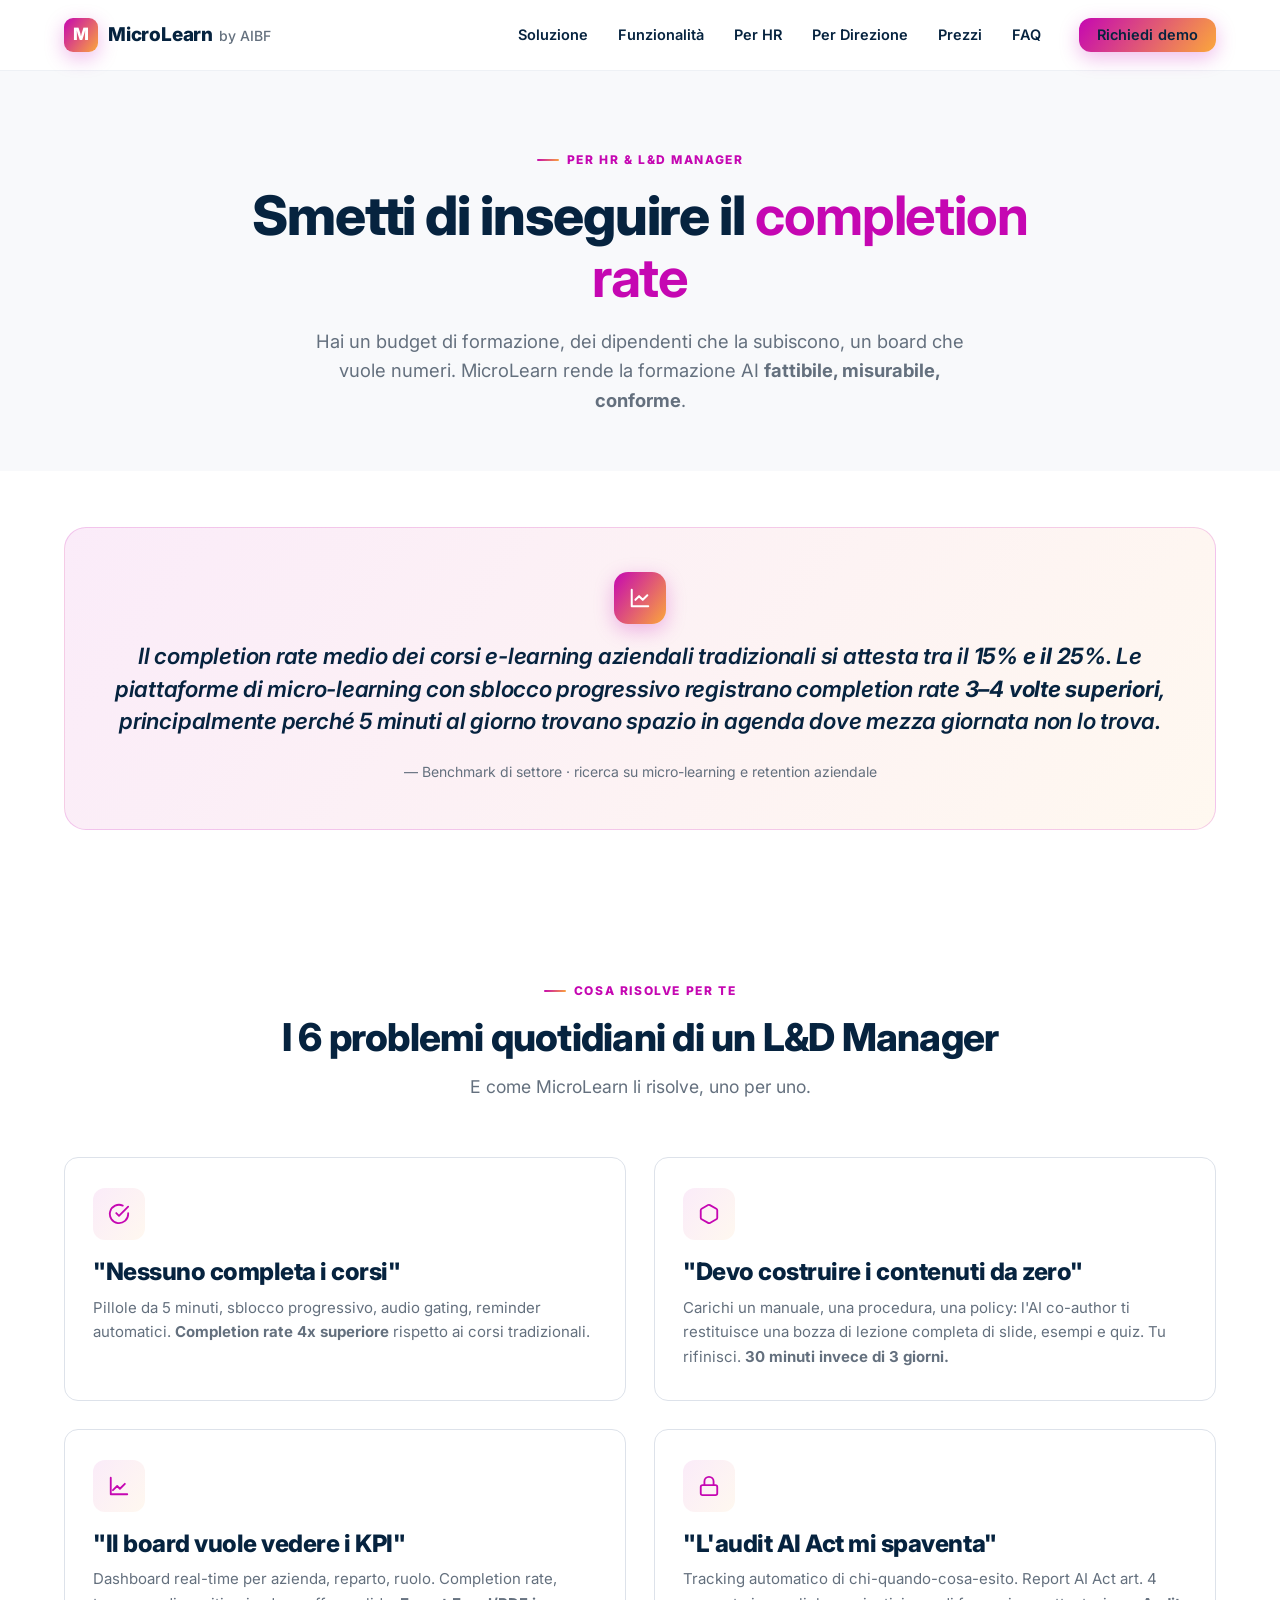
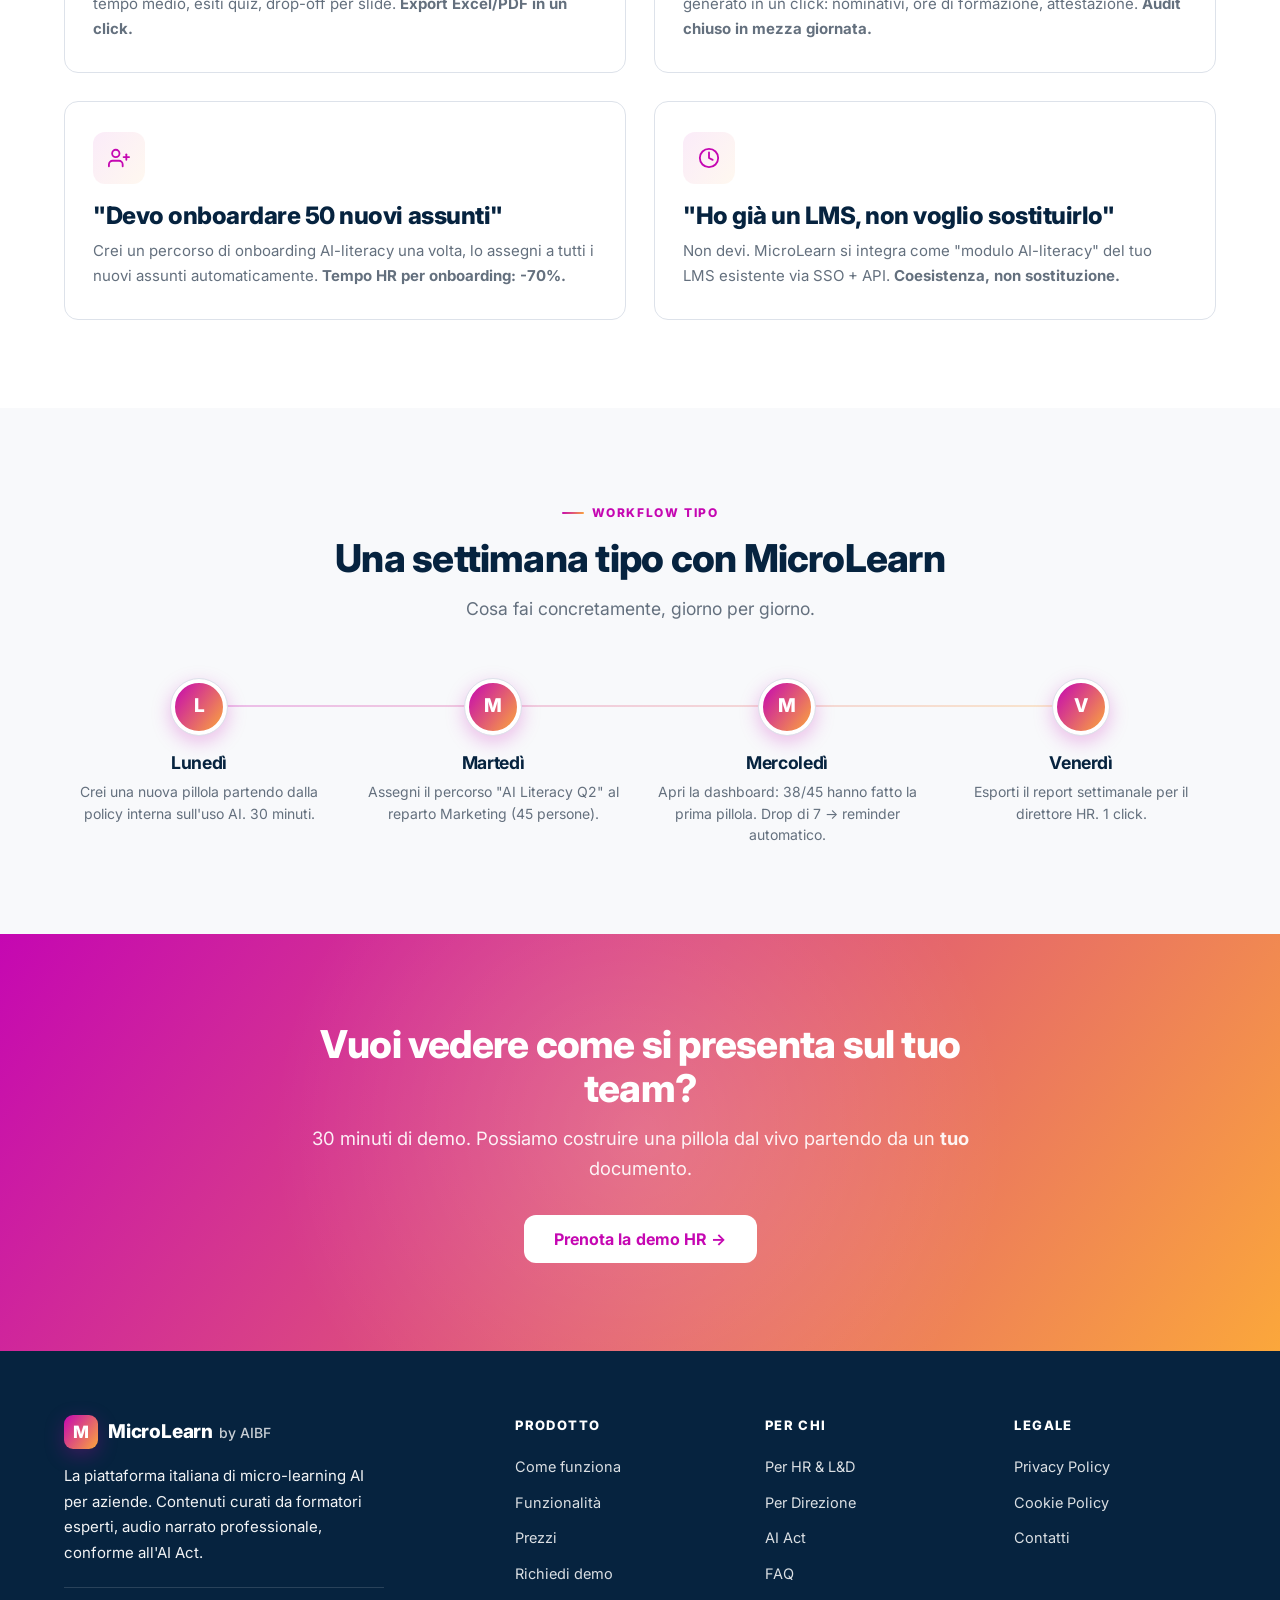
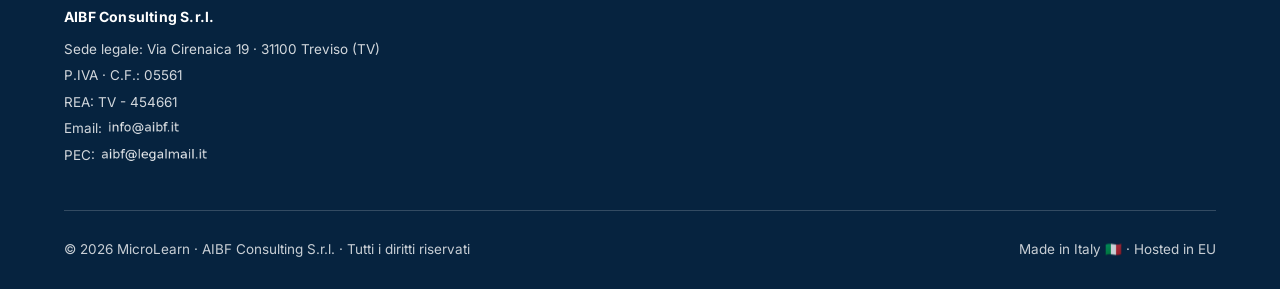
<file: per-hr.html>
<!DOCTYPE html>
<html lang="it">
<head>
<meta charset="UTF-8">
<meta name="viewport" content="width=device-width, initial-scale=1.0">

<!-- SEO base -->
<title>MicroLearn per HR & L&D — Formazione AI con completion misurabile | AIBF</title>
<meta name="description" content="Per HR Manager e L&D: percorsi assegnabili per reparto, completion rate 4× superiore, reportistica AI Act pronta per audit. Setup in 7 giorni.">
<meta name="keywords" content="formazione HR AI, L&D micro-learning, completion rate, AI Literacy aziendale, reportistica AI Act, onboarding AI, percorsi formativi dipendenti">
<meta name="author" content="AIBF Consulting S.r.l.">
<meta name="robots" content="index, follow, max-snippet:-1, max-image-preview:large">
<meta name="geo.region" content="IT-TV">
<link rel="canonical" href="https://www.aibf.it/per-hr.html">

<!-- Open Graph -->
<meta property="og:type" content="website">
<meta property="og:site_name" content="MicroLearn by AIBF">
<meta property="og:locale" content="it_IT">
<meta property="og:url" content="https://www.aibf.it/per-hr.html">
<meta property="og:title" content="MicroLearn per HR & L&D — Formazione AI con completion misurabile">
<meta property="og:description" content="Percorsi assegnabili, completion rate 4× superiore, reportistica AI Act ready. Per HR Manager che vogliono numeri, non intenti.">
<meta property="og:image" content="https://www.aibf.it/assets/img/og-image.png">
<meta property="og:image:width" content="1200">
<meta property="og:image:height" content="630">

<!-- Twitter -->
<meta name="twitter:card" content="summary_large_image">
<meta name="twitter:title" content="MicroLearn per HR & L&D — AIBF">
<meta name="twitter:description" content="Pillole di micro-learning AI da 5 minuti. Completion rate 4× superiore vs corsi tradizionali. Reportistica AI Act inclusa.">
<meta name="twitter:image" content="https://www.aibf.it/assets/img/og-image.png">

<!-- Performance -->
<link rel="preconnect" href="https://fonts.googleapis.com">
<link rel="preconnect" href="https://fonts.gstatic.com" crossorigin>
<link href="https://fonts.googleapis.com/css2?family=Inter:wght@300;400;500;600;700;800&display=swap" rel="stylesheet">
<link rel="stylesheet" href="assets/style.css">
<link rel="icon" href="data:image/svg+xml,%3Csvg xmlns='http://www.w3.org/2000/svg' viewBox='0 0 100 100'%3E%3Cdefs%3E%3ClinearGradient id='g' x1='0%25' y1='0%25' x2='100%25' y2='100%25'%3E%3Cstop offset='0%25' stop-color='%23C507B2'/%3E%3Cstop offset='100%25' stop-color='%23FBA73B'/%3E%3C/linearGradient%3E%3C/defs%3E%3Crect width='100' height='100' rx='22' fill='url(%23g)'/%3E%3Ctext x='50' y='68' text-anchor='middle' font-family='Inter,sans-serif' font-size='56' font-weight='800' fill='white'%3EM%3C/text%3E%3C/svg%3E">

<!-- Schema.org JSON-LD: Organization + BreadcrumbList -->
<script type="application/ld+json">
{
  "@context": "https://schema.org",
  "@graph": [
    {
      "@type": "Organization",
      "@id": "https://www.aibf.it/#organization",
      "name": "AIBF Consulting S.r.l.",
      "url": "https://www.aibf.it/",
      "address": {
        "@type": "PostalAddress",
        "streetAddress": "Via Cirenaica 19",
        "addressLocality": "Treviso",
        "addressRegion": "TV",
        "postalCode": "31100",
        "addressCountry": "IT"
      },
      "vatID": "IT05561"
    },
    {
      "@type": "BreadcrumbList",
      "itemListElement": [
        { "@type": "ListItem", "position": 1, "name": "Home", "item": "https://www.aibf.it/" },
        { "@type": "ListItem", "position": 2, "name": "Per HR & L&D", "item": "https://www.aibf.it/per-hr.html" }
      ]
    },
    {
      "@type": "WebPage",
      "name": "MicroLearn per HR & L&D",
      "description": "Pagina dedicata a HR Manager e L&D: completion rate misurabile, reportistica AI Act, onboarding accelerato.",
      "inLanguage": "it-IT",
      "isPartOf": { "@id": "https://www.aibf.it/#website" },
      "audience": {
        "@type": "Audience",
        "audienceType": "HR Manager, L&D Manager, Compliance Officer"
      }
    }
  ]
}
</script>
</head>
<body>

<!-- Topbar -->
<header class="topbar">
  <div class="container topbar-inner">
    <a href="index.html" class="brand">
      <span class="brand-mark">M</span>
      <span>MicroLearn <span class="brand-sub">by AIBF</span></span>
    </a>
    <nav class="nav-menu" aria-label="Menu principale">
      <a href="index.html#soluzione">Soluzione</a>
      <a href="index.html#funzionalita">Funzionalità</a>
      <a href="per-hr.html">Per HR</a>
      <a href="per-direzione.html">Per Direzione</a>
      <a href="index.html#prezzi">Prezzi</a>
      <a href="index.html#faq">FAQ</a>
      <span class="nav-cta"><a href="demo.html" class="btn btn-primary btn-sm">Richiedi demo</a></span>
    </nav>
    <button class="nav-toggle" aria-label="Apri menu" aria-expanded="false">
      <svg width="22" height="22" viewBox="0 0 24 24" fill="none" stroke="currentColor" stroke-width="2.5" stroke-linecap="round"><line x1="4" y1="7" x2="20" y2="7"/><line x1="4" y1="12" x2="20" y2="12"/><line x1="4" y1="17" x2="20" y2="17"/></svg>
    </button>
  </div>
</header>

<!-- Page hero -->
<section class="page-hero">
  <div class="container">
    <span class="eyebrow">Per HR & L&D Manager</span>
    <h1>Smetti di inseguire il <span class="text-magenta">completion rate</span></h1>
    <p>Hai un budget di formazione, dei dipendenti che la subiscono, un board che vuole numeri. MicroLearn rende la formazione AI <strong>fattibile, misurabile, conforme</strong>.</p>
  </div>
</section>

<!-- Dato chiave -->
<section class="compact">
  <div class="container">
    <div class="quote-box reveal">
      <span class="stat-icon">
        <svg width="22" height="22" viewBox="0 0 24 24" fill="none" stroke="currentColor" stroke-width="2.2" stroke-linecap="round" stroke-linejoin="round"><path d="M3 3v18h18"/><path d="M7 14l4-4 4 4 5-5"/></svg>
      </span>
      <blockquote>Il completion rate medio dei corsi e-learning aziendali tradizionali si attesta tra il <strong>15% e il 25%</strong>. Le piattaforme di micro-learning con sblocco progressivo registrano completion rate <strong>3–4 volte superiori</strong>, principalmente perché 5 minuti al giorno trovano spazio in agenda dove mezza giornata non lo trova.</blockquote>
      <cite>— Benchmark di settore · ricerca su micro-learning e retention aziendale</cite>
    </div>
  </div>
</section>

<!-- Benefits -->
<section>
  <div class="container">
    <div class="section-head reveal">
      <span class="eyebrow">Cosa risolve per te</span>
      <h2>I 6 problemi quotidiani di un L&D Manager</h2>
      <p>E come MicroLearn li risolve, uno per uno.</p>
    </div>
    <div class="benefits-grid">

      <div class="benefit reveal">
        <div class="benefit-icon">
          <svg width="22" height="22" viewBox="0 0 24 24" fill="none" stroke="currentColor" stroke-width="2" stroke-linecap="round" stroke-linejoin="round"><path d="M22 11.08V12a10 10 0 1 1-5.93-9.14"/><polyline points="22 4 12 14.01 9 11.01"/></svg>
        </div>
        <h3>"Nessuno completa i corsi"</h3>
        <p>Pillole da 5 minuti, sblocco progressivo, audio gating, reminder automatici. <strong>Completion rate 4x superiore</strong> rispetto ai corsi tradizionali.</p>
      </div>

      <div class="benefit reveal">
        <div class="benefit-icon">
          <svg width="22" height="22" viewBox="0 0 24 24" fill="none" stroke="currentColor" stroke-width="2" stroke-linecap="round" stroke-linejoin="round"><path d="M21 16V8a2 2 0 0 0-1-1.73l-7-4a2 2 0 0 0-2 0l-7 4A2 2 0 0 0 3 8v8a2 2 0 0 0 1 1.73l7 4a2 2 0 0 0 2 0l7-4A2 2 0 0 0 21 16z"/></svg>
        </div>
        <h3>"Devo costruire i contenuti da zero"</h3>
        <p>Carichi un manuale, una procedura, una policy: l'AI co-author ti restituisce una bozza di lezione completa di slide, esempi e quiz. Tu rifinisci. <strong>30 minuti invece di 3 giorni.</strong></p>
      </div>

      <div class="benefit reveal">
        <div class="benefit-icon">
          <svg width="22" height="22" viewBox="0 0 24 24" fill="none" stroke="currentColor" stroke-width="2" stroke-linecap="round" stroke-linejoin="round"><path d="M3 3v18h18"/><path d="M18.4 9.6 13 15l-3-3-4.6 4.6"/></svg>
        </div>
        <h3>"Il board vuole vedere i KPI"</h3>
        <p>Dashboard real-time per azienda, reparto, ruolo. Completion rate, tempo medio, esiti quiz, drop-off per slide. <strong>Export Excel/PDF in un click.</strong></p>
      </div>

      <div class="benefit reveal">
        <div class="benefit-icon">
          <svg width="22" height="22" viewBox="0 0 24 24" fill="none" stroke="currentColor" stroke-width="2" stroke-linecap="round" stroke-linejoin="round"><rect x="3" y="11" width="18" height="11" rx="2"/><path d="M7 11V7a5 5 0 0 1 10 0v4"/></svg>
        </div>
        <h3>"L'audit AI Act mi spaventa"</h3>
        <p>Tracking automatico di chi-quando-cosa-esito. Report AI Act art. 4 generato in un click: nominativi, ore di formazione, attestazione. <strong>Audit chiuso in mezza giornata.</strong></p>
      </div>

      <div class="benefit reveal">
        <div class="benefit-icon">
          <svg width="22" height="22" viewBox="0 0 24 24" fill="none" stroke="currentColor" stroke-width="2" stroke-linecap="round" stroke-linejoin="round"><path d="M16 21v-2a4 4 0 0 0-4-4H5a4 4 0 0 0-4 4v2"/><circle cx="8.5" cy="7" r="4"/><path d="M20 8v6"/><path d="M23 11h-6"/></svg>
        </div>
        <h3>"Devo onboardare 50 nuovi assunti"</h3>
        <p>Crei un percorso di onboarding AI-literacy una volta, lo assegni a tutti i nuovi assunti automaticamente. <strong>Tempo HR per onboarding: -70%.</strong></p>
      </div>

      <div class="benefit reveal">
        <div class="benefit-icon">
          <svg width="22" height="22" viewBox="0 0 24 24" fill="none" stroke="currentColor" stroke-width="2" stroke-linecap="round" stroke-linejoin="round"><circle cx="12" cy="12" r="10"/><polyline points="12 6 12 12 16 14"/></svg>
        </div>
        <h3>"Ho già un LMS, non voglio sostituirlo"</h3>
        <p>Non devi. MicroLearn si integra come "modulo AI-literacy" del tuo LMS esistente via SSO + API. <strong>Coesistenza, non sostituzione.</strong></p>
      </div>

    </div>
  </div>
</section>

<!-- Workflow tipo HR -->
<section class="solution">
  <div class="container">
    <div class="section-head reveal">
      <span class="eyebrow">Workflow tipo</span>
      <h2>Una settimana tipo con MicroLearn</h2>
      <p>Cosa fai concretamente, giorno per giorno.</p>
    </div>
    <div class="steps">
      <div class="step reveal">
        <div class="step-num">L</div>
        <h4>Lunedì</h4>
        <p>Crei una nuova pillola partendo dalla policy interna sull'uso AI. 30 minuti.</p>
      </div>
      <div class="step reveal">
        <div class="step-num">M</div>
        <h4>Martedì</h4>
        <p>Assegni il percorso "AI Literacy Q2" al reparto Marketing (45 persone).</p>
      </div>
      <div class="step reveal">
        <div class="step-num">M</div>
        <h4>Mercoledì</h4>
        <p>Apri la dashboard: 38/45 hanno fatto la prima pillola. Drop di 7 → reminder automatico.</p>
      </div>
      <div class="step reveal">
        <div class="step-num">V</div>
        <h4>Venerdì</h4>
        <p>Esporti il report settimanale per il direttore HR. 1 click.</p>
      </div>
    </div>
  </div>
</section>

<!-- CTA finale -->
<section class="cta-final">
  <div class="container cta-final-inner reveal">
    <h2>Vuoi vedere come si presenta sul tuo team?</h2>
    <p>30 minuti di demo. Possiamo costruire una pillola dal vivo partendo da un <strong>tuo</strong> documento.</p>
    <a href="demo.html" class="btn btn-secondary btn-lg">Prenota la demo HR →</a>
  </div>
</section>

<!-- Footer -->
<footer class="footer">
  <div class="container">
    <div class="footer-grid">
      <div>
        <a href="index.html" class="brand">
          <span class="brand-mark">M</span>
          <span>MicroLearn <span class="brand-sub">by AIBF</span></span>
        </a>
        <p class="footer-tagline">La piattaforma italiana di micro-learning AI per aziende. Contenuti curati da formatori esperti, audio narrato professionale, conforme all'AI Act.</p>
        <div class="aibf-info">
          <strong>AIBF Consulting S.r.l.</strong>
          <span>Sede legale: Via Cirenaica 19 · 31100 Treviso (TV)</span>
          <span>P.IVA · C.F.: 05561</span>
          <span>REA: TV - 454661</span>
          <span>Email: <img src="assets/img/email-info-light.png" alt="indirizzo email AIBF" class="email-img"></span>
          <span>PEC: <img src="assets/img/email-pec-light.png" alt="indirizzo PEC AIBF" class="email-img"></span>
        </div>
      </div>
      <div>
        <h5>Prodotto</h5>
        <ul>
          <li><a href="index.html#soluzione">Come funziona</a></li>
          <li><a href="index.html#funzionalita">Funzionalità</a></li>
          <li><a href="index.html#prezzi">Prezzi</a></li>
          <li><a href="demo.html">Richiedi demo</a></li>
        </ul>
      </div>
      <div>
        <h5>Per chi</h5>
        <ul>
          <li><a href="per-hr.html">Per HR & L&D</a></li>
          <li><a href="per-direzione.html">Per Direzione</a></li>
          <li><a href="index.html#aiact">AI Act</a></li>
          <li><a href="index.html#faq">FAQ</a></li>
        </ul>
      </div>
      <div>
        <h5>Legale</h5>
        <ul>
          <li><a href="legal/privacy.html">Privacy Policy</a></li>
          <li><a href="legal/cookie.html">Cookie Policy</a></li>
          <li><a href="demo.html">Contatti</a></li>
        </ul>
      </div>
    </div>
    <div class="footer-bottom">
      <span>© <span data-year>2026</span> MicroLearn · AIBF Consulting S.r.l. · Tutti i diritti riservati</span>
      <span>Made in Italy 🇮🇹 · Hosted in EU</span>
    </div>
  </div>
</footer>

<script src="assets/script.js"></script>
</body>
</html>
</file>
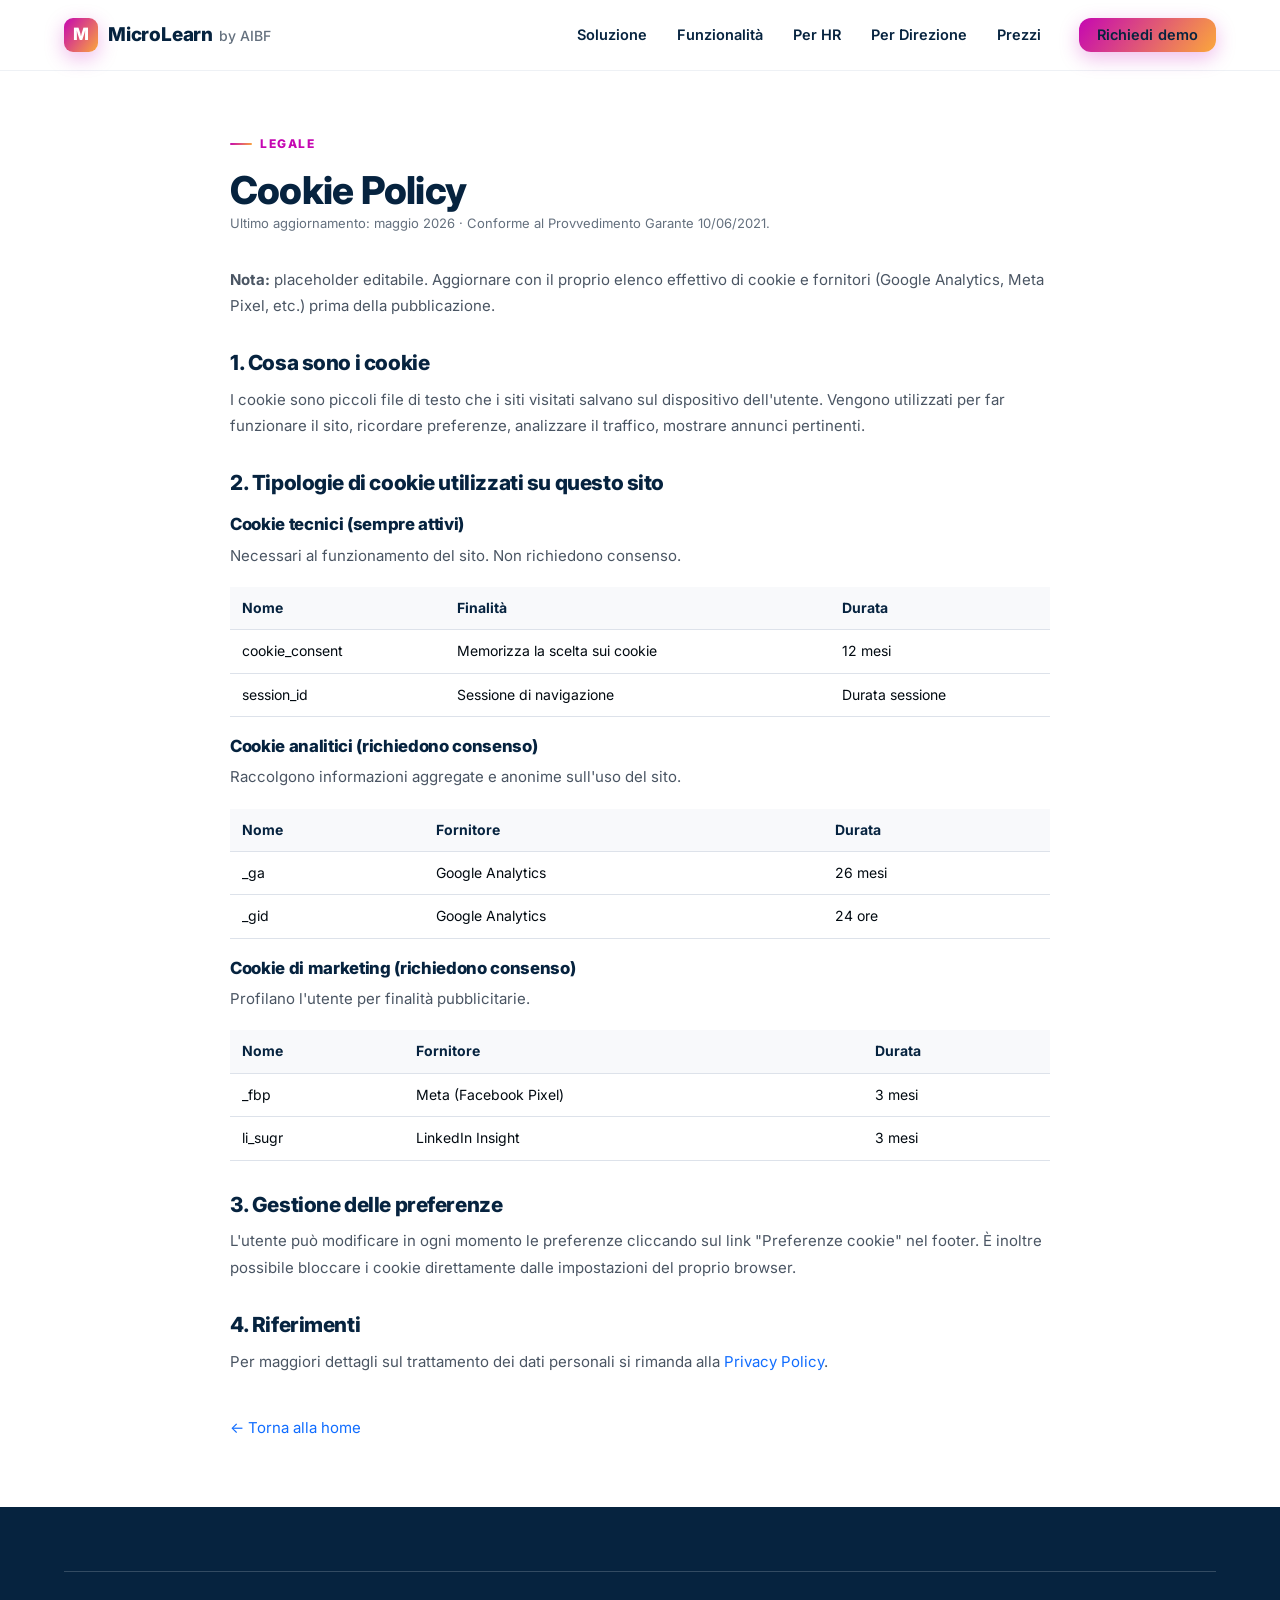
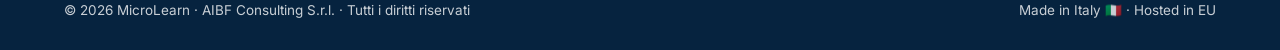
<file: legal/cookie.html>
<!DOCTYPE html>
<html lang="it">
<head>
<meta charset="UTF-8">
<meta name="viewport" content="width=device-width, initial-scale=1.0">

<title>Cookie Policy | MicroLearn by AIBF</title>
<meta name="description" content="Cookie Policy del sito MicroLearn — tipologie di cookie utilizzati, gestione delle preferenze, riferimenti normativi.">
<meta name="robots" content="noindex, follow">
<link rel="canonical" href="https://www.aibf.it/legal/cookie.html">

<meta property="og:type" content="website">
<meta property="og:site_name" content="MicroLearn by AIBF">
<meta property="og:locale" content="it_IT">
<meta property="og:url" content="https://www.aibf.it/legal/cookie.html">
<meta property="og:title" content="Cookie Policy | MicroLearn by AIBF">
<meta property="og:description" content="Cookie Policy del sito MicroLearn.">

<link href="https://fonts.googleapis.com/css2?family=Inter:wght@300;400;500;600;700;800&display=swap" rel="stylesheet">
<link rel="stylesheet" href="../assets/style.css">
<style>
  .legal { max-width: 820px; margin: 0 auto; padding: 56px 0; }
  .legal h2 { font-size: 1.3rem; margin-top: 32px; margin-bottom: 12px; }
  .legal h3 { font-size: 1.05rem; margin-top: 20px; margin-bottom: 8px; }
  .legal p, .legal li { color: var(--gray-600); line-height: 1.75; font-size: 15px; margin-bottom: 10px; }
  .legal ul { padding-left: 22px; margin-bottom: 12px; }
  .legal ul li { list-style: disc; }
  .legal .meta { color: var(--gray-500); font-size: 13px; margin-bottom: 32px; }
  .legal table { width: 100%; border-collapse: collapse; margin: 18px 0; font-size: 14px; }
  .legal table th, .legal table td { padding: 10px 12px; text-align: left; border-bottom: 1px solid var(--gray-200); }
  .legal table th { background: var(--gray-50); font-weight: 700; color: var(--navy); }
</style>
</head>
<body>

<header class="topbar">
  <div class="container topbar-inner">
    <a href="../index.html" class="brand">
      <span class="brand-mark">M</span>
      <span>MicroLearn <span class="brand-sub">by AIBF</span></span>
    </a>
    <nav class="nav-menu" aria-label="Menu principale">
      <a href="../index.html#soluzione">Soluzione</a>
      <a href="../index.html#funzionalita">Funzionalità</a>
      <a href="../per-hr.html">Per HR</a>
      <a href="../per-direzione.html">Per Direzione</a>
      <a href="../index.html#prezzi">Prezzi</a>
      <span class="nav-cta"><a href="../demo.html" class="btn btn-primary btn-sm">Richiedi demo</a></span>
    </nav>
    <button class="nav-toggle" aria-label="Apri menu" aria-expanded="false">
      <svg width="22" height="22" viewBox="0 0 24 24" fill="none" stroke="currentColor" stroke-width="2.5" stroke-linecap="round"><line x1="4" y1="7" x2="20" y2="7"/><line x1="4" y1="12" x2="20" y2="12"/><line x1="4" y1="17" x2="20" y2="17"/></svg>
    </button>
  </div>
</header>

<div class="container">
  <div class="legal">
    <span class="eyebrow">Legale</span>
    <h1 style="font-size: clamp(1.8rem, 4vw, 2.4rem);">Cookie Policy</h1>
    <p class="meta">Ultimo aggiornamento: maggio 2026 · Conforme al Provvedimento Garante 10/06/2021.</p>

    <p><strong>Nota:</strong> placeholder editabile. Aggiornare con il proprio elenco effettivo di cookie e fornitori (Google Analytics, Meta Pixel, etc.) prima della pubblicazione.</p>

    <h2>1. Cosa sono i cookie</h2>
    <p>I cookie sono piccoli file di testo che i siti visitati salvano sul dispositivo dell'utente. Vengono utilizzati per far funzionare il sito, ricordare preferenze, analizzare il traffico, mostrare annunci pertinenti.</p>

    <h2>2. Tipologie di cookie utilizzati su questo sito</h2>

    <h3>Cookie tecnici (sempre attivi)</h3>
    <p>Necessari al funzionamento del sito. Non richiedono consenso.</p>
    <table>
      <thead><tr><th>Nome</th><th>Finalità</th><th>Durata</th></tr></thead>
      <tbody>
        <tr><td>cookie_consent</td><td>Memorizza la scelta sui cookie</td><td>12 mesi</td></tr>
        <tr><td>session_id</td><td>Sessione di navigazione</td><td>Durata sessione</td></tr>
      </tbody>
    </table>

    <h3>Cookie analitici (richiedono consenso)</h3>
    <p>Raccolgono informazioni aggregate e anonime sull'uso del sito.</p>
    <table>
      <thead><tr><th>Nome</th><th>Fornitore</th><th>Durata</th></tr></thead>
      <tbody>
        <tr><td>_ga</td><td>Google Analytics</td><td>26 mesi</td></tr>
        <tr><td>_gid</td><td>Google Analytics</td><td>24 ore</td></tr>
      </tbody>
    </table>

    <h3>Cookie di marketing (richiedono consenso)</h3>
    <p>Profilano l'utente per finalità pubblicitarie.</p>
    <table>
      <thead><tr><th>Nome</th><th>Fornitore</th><th>Durata</th></tr></thead>
      <tbody>
        <tr><td>_fbp</td><td>Meta (Facebook Pixel)</td><td>3 mesi</td></tr>
        <tr><td>li_sugr</td><td>LinkedIn Insight</td><td>3 mesi</td></tr>
      </tbody>
    </table>

    <h2>3. Gestione delle preferenze</h2>
    <p>L'utente può modificare in ogni momento le preferenze cliccando sul link "Preferenze cookie" nel footer. È inoltre possibile bloccare i cookie direttamente dalle impostazioni del proprio browser.</p>

    <h2>4. Riferimenti</h2>
    <p>Per maggiori dettagli sul trattamento dei dati personali si rimanda alla <a href="privacy.html">Privacy Policy</a>.</p>

    <p style="margin-top: 40px;"><a href="../index.html">← Torna alla home</a></p>
  </div>
</div>

<footer class="footer">
  <div class="container">
    <div class="footer-bottom">
      <span>© <span data-year>2026</span> MicroLearn · AIBF Consulting S.r.l. · Tutti i diritti riservati</span>
      <span>Made in Italy 🇮🇹 · Hosted in EU</span>
    </div>
  </div>
</footer>

<script src="../assets/script.js"></script>
</body>
</html>
</file>
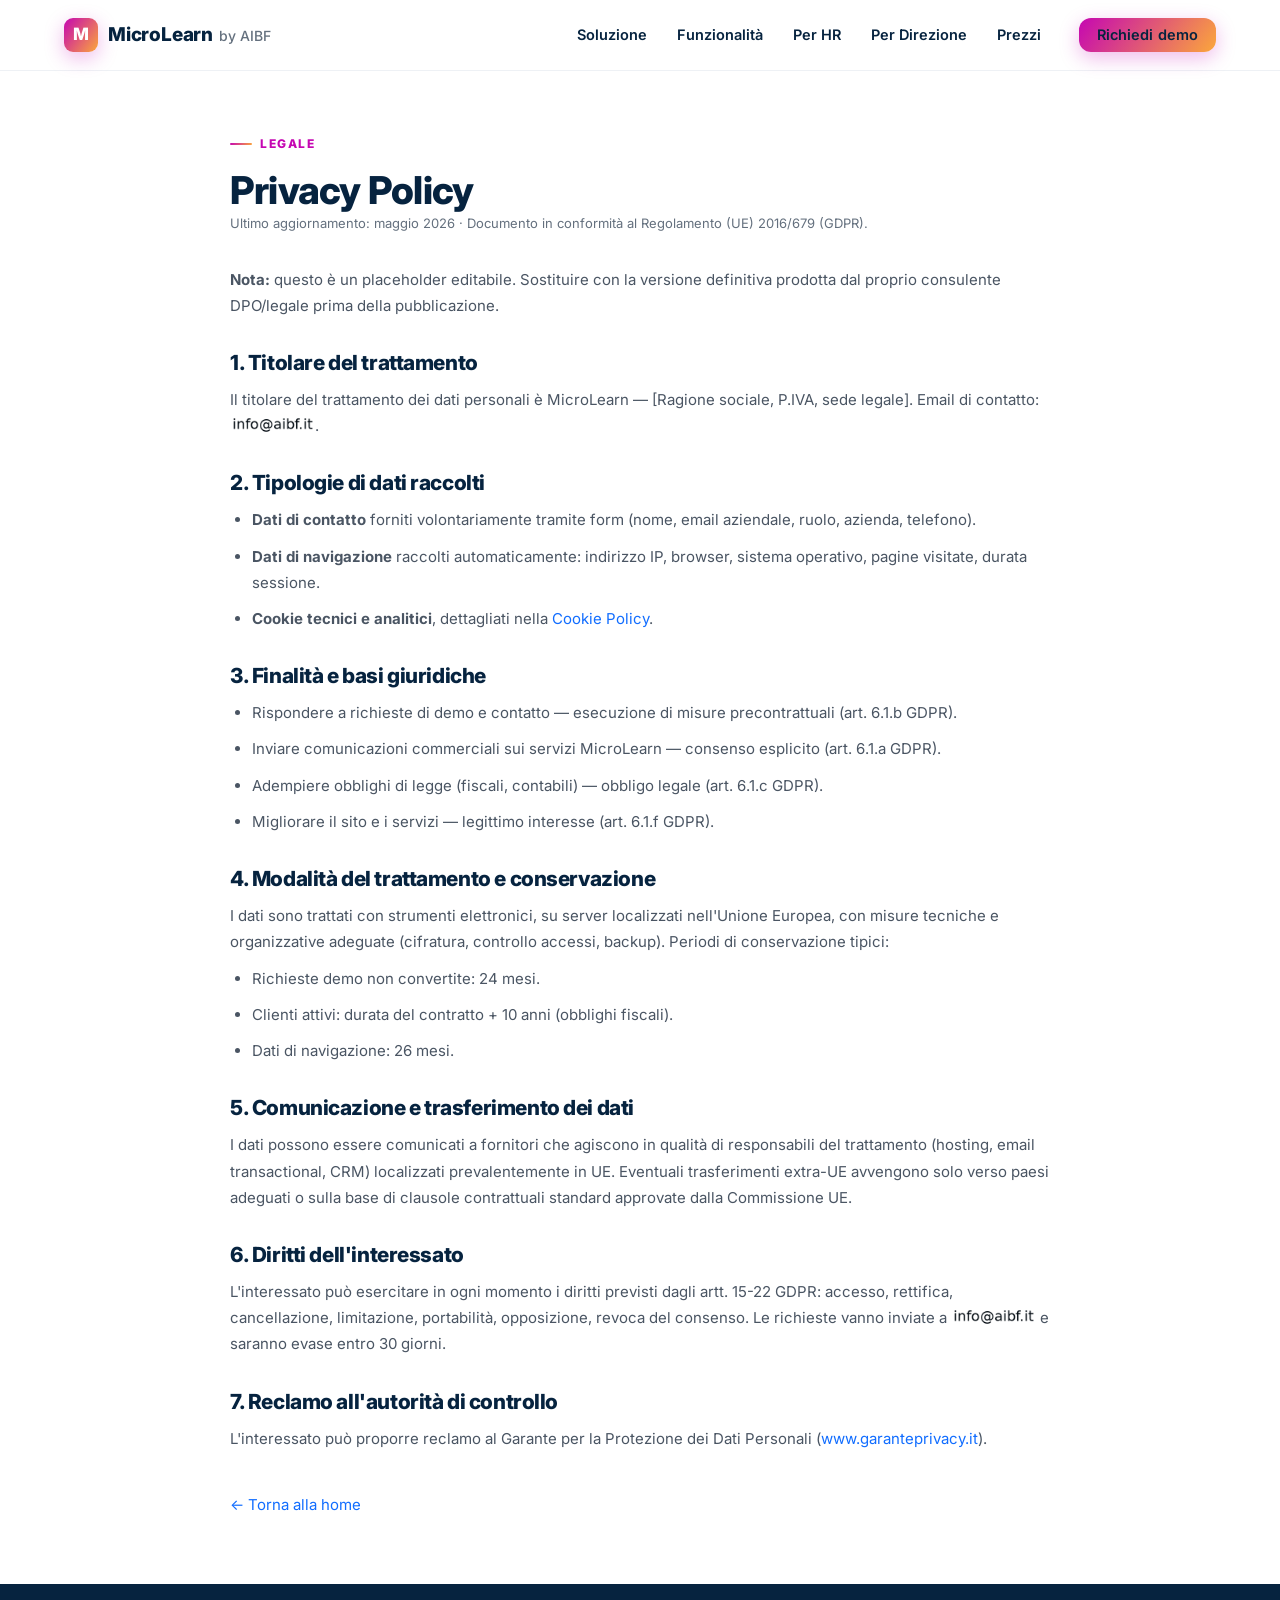
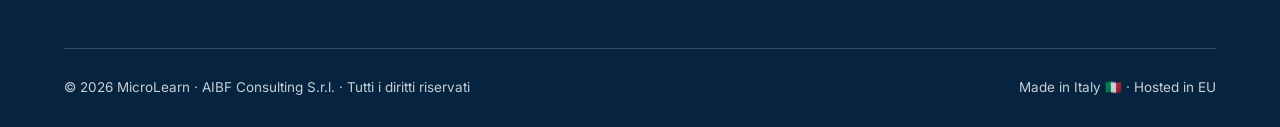
<file: legal/privacy.html>
<!DOCTYPE html>
<html lang="it">
<head>
<meta charset="UTF-8">
<meta name="viewport" content="width=device-width, initial-scale=1.0">

<title>Privacy Policy | MicroLearn by AIBF</title>
<meta name="description" content="Informativa privacy GDPR del sito MicroLearn — finalità, basi giuridiche, diritti dell'interessato, modalità del trattamento.">
<meta name="robots" content="noindex, follow">
<link rel="canonical" href="https://www.aibf.it/legal/privacy.html">

<meta property="og:type" content="website">
<meta property="og:site_name" content="MicroLearn by AIBF">
<meta property="og:locale" content="it_IT">
<meta property="og:url" content="https://www.aibf.it/legal/privacy.html">
<meta property="og:title" content="Privacy Policy | MicroLearn by AIBF">
<meta property="og:description" content="Informativa privacy GDPR del sito MicroLearn.">

<link href="https://fonts.googleapis.com/css2?family=Inter:wght@300;400;500;600;700;800&display=swap" rel="stylesheet">
<link rel="stylesheet" href="../assets/style.css">
<style>
  .legal { max-width: 820px; margin: 0 auto; padding: 56px 0; }
  .legal h2 { font-size: 1.3rem; margin-top: 32px; margin-bottom: 12px; }
  .legal h3 { font-size: 1.05rem; margin-top: 20px; margin-bottom: 8px; }
  .legal p, .legal li { color: var(--gray-600); line-height: 1.75; font-size: 15px; margin-bottom: 10px; }
  .legal ul { padding-left: 22px; margin-bottom: 12px; }
  .legal ul li { list-style: disc; }
  .legal .meta { color: var(--gray-500); font-size: 13px; margin-bottom: 32px; }
</style>
</head>
<body>

<header class="topbar">
  <div class="container topbar-inner">
    <a href="../index.html" class="brand">
      <span class="brand-mark">M</span>
      <span>MicroLearn <span class="brand-sub">by AIBF</span></span>
    </a>
    <nav class="nav-menu" aria-label="Menu principale">
      <a href="../index.html#soluzione">Soluzione</a>
      <a href="../index.html#funzionalita">Funzionalità</a>
      <a href="../per-hr.html">Per HR</a>
      <a href="../per-direzione.html">Per Direzione</a>
      <a href="../index.html#prezzi">Prezzi</a>
      <span class="nav-cta"><a href="../demo.html" class="btn btn-primary btn-sm">Richiedi demo</a></span>
    </nav>
    <button class="nav-toggle" aria-label="Apri menu" aria-expanded="false">
      <svg width="22" height="22" viewBox="0 0 24 24" fill="none" stroke="currentColor" stroke-width="2.5" stroke-linecap="round"><line x1="4" y1="7" x2="20" y2="7"/><line x1="4" y1="12" x2="20" y2="12"/><line x1="4" y1="17" x2="20" y2="17"/></svg>
    </button>
  </div>
</header>

<div class="container">
  <div class="legal">
    <span class="eyebrow">Legale</span>
    <h1 style="font-size: clamp(1.8rem, 4vw, 2.4rem);">Privacy Policy</h1>
    <p class="meta">Ultimo aggiornamento: maggio 2026 · Documento in conformità al Regolamento (UE) 2016/679 (GDPR).</p>

    <p><strong>Nota:</strong> questo è un placeholder editabile. Sostituire con la versione definitiva prodotta dal proprio consulente DPO/legale prima della pubblicazione.</p>

    <h2>1. Titolare del trattamento</h2>
    <p>Il titolare del trattamento dei dati personali è MicroLearn — [Ragione sociale, P.IVA, sede legale]. Email di contatto: <img src="../assets/img/email-info-dark.png" alt="indirizzo email AIBF" class="email-img">.</p>

    <h2>2. Tipologie di dati raccolti</h2>
    <ul>
      <li><strong>Dati di contatto</strong> forniti volontariamente tramite form (nome, email aziendale, ruolo, azienda, telefono).</li>
      <li><strong>Dati di navigazione</strong> raccolti automaticamente: indirizzo IP, browser, sistema operativo, pagine visitate, durata sessione.</li>
      <li><strong>Cookie tecnici e analitici</strong>, dettagliati nella <a href="cookie.html">Cookie Policy</a>.</li>
    </ul>

    <h2>3. Finalità e basi giuridiche</h2>
    <ul>
      <li>Rispondere a richieste di demo e contatto — esecuzione di misure precontrattuali (art. 6.1.b GDPR).</li>
      <li>Inviare comunicazioni commerciali sui servizi MicroLearn — consenso esplicito (art. 6.1.a GDPR).</li>
      <li>Adempiere obblighi di legge (fiscali, contabili) — obbligo legale (art. 6.1.c GDPR).</li>
      <li>Migliorare il sito e i servizi — legittimo interesse (art. 6.1.f GDPR).</li>
    </ul>

    <h2>4. Modalità del trattamento e conservazione</h2>
    <p>I dati sono trattati con strumenti elettronici, su server localizzati nell'Unione Europea, con misure tecniche e organizzative adeguate (cifratura, controllo accessi, backup). Periodi di conservazione tipici:</p>
    <ul>
      <li>Richieste demo non convertite: 24 mesi.</li>
      <li>Clienti attivi: durata del contratto + 10 anni (obblighi fiscali).</li>
      <li>Dati di navigazione: 26 mesi.</li>
    </ul>

    <h2>5. Comunicazione e trasferimento dei dati</h2>
    <p>I dati possono essere comunicati a fornitori che agiscono in qualità di responsabili del trattamento (hosting, email transactional, CRM) localizzati prevalentemente in UE. Eventuali trasferimenti extra-UE avvengono solo verso paesi adeguati o sulla base di clausole contrattuali standard approvate dalla Commissione UE.</p>

    <h2>6. Diritti dell'interessato</h2>
    <p>L'interessato può esercitare in ogni momento i diritti previsti dagli artt. 15-22 GDPR: accesso, rettifica, cancellazione, limitazione, portabilità, opposizione, revoca del consenso. Le richieste vanno inviate a <img src="../assets/img/email-info-dark.png" alt="indirizzo email AIBF" class="email-img"> e saranno evase entro 30 giorni.</p>

    <h2>7. Reclamo all'autorità di controllo</h2>
    <p>L'interessato può proporre reclamo al Garante per la Protezione dei Dati Personali (<a href="https://www.garanteprivacy.it" target="_blank" rel="noopener">www.garanteprivacy.it</a>).</p>

    <p style="margin-top: 40px;"><a href="../index.html">← Torna alla home</a></p>
  </div>
</div>

<footer class="footer">
  <div class="container">
    <div class="footer-bottom">
      <span>© <span data-year>2026</span> MicroLearn · AIBF Consulting S.r.l. · Tutti i diritti riservati</span>
      <span>Made in Italy 🇮🇹 · Hosted in EU</span>
    </div>
  </div>
</footer>

<script src="../assets/script.js"></script>
</body>
</html>
</file>
<file: assets/style.css>
/* ============================================================
   MicroLearn — sito di presentazione
   Brand variables + componenti riusabili
   ============================================================ */

:root {
  /* Brand */
  --navy: #06233F;
  --white: #FFFFFF;
  --magenta: #C507B2;
  --orange: #FBA73B;
  --blue: #116DFF;
  --dark: #020A11;

  /* Scala grigi neutri */
  --gray-50: #f8f9fb;
  --gray-100: #eef1f5;
  --gray-200: #dde2ea;
  --gray-300: #c4cbd8;
  --gray-400: #8d96a6;
  --gray-500: #64707e;
  --gray-600: #4a5563;

  /* Accenti semantici */
  --green: #16a34a;
  --red: #dc2626;

  /* Gradienti brand */
  --gradient-cta: linear-gradient(126deg, #C507B2, #FBA73B);
  --gradient-cta-hover: linear-gradient(126deg, #b006a1, #f59a2a);
  --gradient-soft: linear-gradient(126deg, rgba(197,7,178,0.08), rgba(251,167,59,0.08));
  --gradient-navy: linear-gradient(160deg, #06233F 0%, #0a3560 100%);

  /* Layout */
  --container: 1200px;
  --radius: 14px;
  --radius-sm: 10px;
  --radius-lg: 22px;

  /* Ombre */
  --shadow-sm: 0 1px 3px rgba(6,35,63,0.06), 0 2px 6px rgba(6,35,63,0.04);
  --shadow: 0 2px 8px rgba(6,35,63,0.08), 0 8px 24px rgba(6,35,63,0.06);
  --shadow-lg: 0 8px 24px rgba(6,35,63,0.12), 0 24px 48px rgba(6,35,63,0.08);
  --shadow-cta: 0 6px 20px rgba(197,7,178,0.28);
}

/* ============================================================
   Reset & basi
   ============================================================ */

*, *::before, *::after { margin: 0; padding: 0; box-sizing: border-box; }

html { scroll-behavior: smooth; scroll-padding-top: 80px; }

body {
  font-family: 'Inter', -apple-system, BlinkMacSystemFont, 'Segoe UI', Roboto, sans-serif;
  font-size: 16px;
  line-height: 1.6;
  color: var(--dark);
  background: var(--white);
  -webkit-font-smoothing: antialiased;
  -moz-osx-font-smoothing: grayscale;
  overflow-x: hidden;
}

img, svg { max-width: 100%; display: block; }

a { color: var(--blue); text-decoration: none; transition: color 0.15s ease; }
a:hover { color: var(--magenta); }

button { font-family: inherit; cursor: pointer; border: none; background: none; }

ul, ol { list-style: none; }

/* ============================================================
   Tipografia
   ============================================================ */

h1, h2, h3, h4 {
  font-family: 'Inter', sans-serif;
  color: var(--navy);
  letter-spacing: -0.02em;
  line-height: 1.15;
  font-weight: 800;
}

h1 { font-size: clamp(2rem, 5vw, 3.4rem); }
h2 { font-size: clamp(1.75rem, 3.5vw, 2.4rem); }
h3 { font-size: clamp(1.25rem, 2vw, 1.5rem); }
h4 { font-size: 1.1rem; font-weight: 700; }

p { color: var(--dark); }

.eyebrow {
  display: inline-flex;
  align-items: center;
  gap: 8px;
  font-size: 12px;
  font-weight: 800;
  text-transform: uppercase;
  letter-spacing: 1.6px;
  color: var(--magenta);
  margin-bottom: 14px;
}
.eyebrow::before {
  content: '';
  width: 22px;
  height: 2px;
  border-radius: 1px;
  background: var(--gradient-cta);
}

.highlight {
  background: linear-gradient(126deg, rgba(197,7,178,0.28), rgba(251,167,59,0.32));
  padding: 2px 10px;
  border-radius: 6px;
  font-weight: 700;
  color: var(--navy);
  -webkit-box-decoration-break: clone;
  box-decoration-break: clone;
}

.text-magenta { color: var(--magenta); font-weight: 700; }
.text-navy { color: var(--navy); }
.text-muted { color: var(--gray-500); }

/* ============================================================
   Container & layout
   ============================================================ */

.container {
  width: 100%;
  max-width: var(--container);
  margin: 0 auto;
  padding: 0 24px;
}

section { padding: 88px 0; }
section.compact { padding: 56px 0; }

.section-head {
  text-align: center;
  max-width: 720px;
  margin: 0 auto 56px;
}
.section-head h2 { margin-bottom: 14px; }
.section-head p { font-size: 1.1rem; color: var(--gray-500); }

/* ============================================================
   Bottoni
   ============================================================ */

.btn {
  display: inline-flex;
  align-items: center;
  justify-content: center;
  gap: 8px;
  padding: 14px 26px;
  border-radius: 12px;
  font-size: 15px;
  font-weight: 700;
  letter-spacing: 0.1px;
  cursor: pointer;
  transition: transform 0.15s ease, box-shadow 0.2s ease, background 0.2s ease;
  white-space: nowrap;
  text-decoration: none;
  line-height: 1;
}

.btn-primary {
  background: var(--gradient-cta);
  color: var(--white);
  box-shadow: var(--shadow-cta);
}
.btn-primary:hover {
  background: var(--gradient-cta-hover);
  transform: translateY(-2px);
  box-shadow: 0 10px 28px rgba(197,7,178,0.35);
  color: var(--white);
}

.btn-secondary {
  background: var(--white);
  color: var(--navy);
  border: 1.5px solid var(--gray-200);
}
.btn-secondary:hover {
  border-color: var(--navy);
  color: var(--navy);
  transform: translateY(-1px);
}

.btn-ghost {
  background: transparent;
  color: var(--white);
  border: 1.5px solid rgba(255,255,255,0.4);
}
.btn-ghost:hover {
  background: rgba(255,255,255,0.1);
  border-color: var(--white);
  color: var(--white);
}

.btn-sm { padding: 10px 18px; font-size: 14px; }
.btn-lg { padding: 16px 30px; font-size: 16px; }

.cta-row { display: flex; gap: 14px; flex-wrap: wrap; }

/* ============================================================
   Topbar / navigazione
   ============================================================ */

.topbar {
  position: sticky;
  top: 0;
  z-index: 100;
  background: rgba(255,255,255,0.92);
  backdrop-filter: saturate(180%) blur(14px);
  -webkit-backdrop-filter: saturate(180%) blur(14px);
  border-bottom: 1px solid var(--gray-100);
}
.topbar-inner {
  display: flex;
  align-items: center;
  justify-content: space-between;
  height: 70px;
}
.brand {
  display: flex;
  align-items: center;
  gap: 10px;
  font-weight: 800;
  font-size: 19px;
  color: var(--navy);
  letter-spacing: -0.01em;
}
.brand:hover { color: var(--navy); }
.brand-mark {
  width: 34px;
  height: 34px;
  border-radius: 9px;
  background: var(--gradient-cta);
  display: flex;
  align-items: center;
  justify-content: center;
  color: var(--white);
  font-size: 17px;
  font-weight: 800;
  box-shadow: var(--shadow-cta);
}
.brand-sub {
  font-weight: 500;
  color: var(--gray-500);
  font-size: 14px;
  margin-left: 2px;
  letter-spacing: 0;
}
.footer .brand-sub { color: rgba(255,255,255,0.78); }

.nav-menu {
  display: flex;
  align-items: center;
  gap: 30px;
}
.nav-menu a {
  color: var(--navy);
  font-weight: 600;
  font-size: 14.5px;
  transition: color 0.15s ease;
}
.nav-menu a:hover { color: var(--magenta); }

.nav-cta { margin-left: 8px; }

.nav-toggle {
  display: none;
  width: 42px;
  height: 42px;
  align-items: center;
  justify-content: center;
  border-radius: 8px;
  color: var(--navy);
}
.nav-toggle:hover { background: var(--gray-100); }

/* ============================================================
   Hero
   ============================================================ */

.hero {
  background: linear-gradient(180deg, #f8f9fb 0%, #ffffff 100%);
  padding: 64px 0 88px;
  position: relative;
  overflow: hidden;
}
.hero::before {
  content: '';
  position: absolute;
  top: -200px;
  right: -200px;
  width: 600px;
  height: 600px;
  background: radial-gradient(circle, rgba(197,7,178,0.10), transparent 65%);
  pointer-events: none;
}
.hero::after {
  content: '';
  position: absolute;
  bottom: -180px;
  left: -180px;
  width: 500px;
  height: 500px;
  background: radial-gradient(circle, rgba(251,167,59,0.10), transparent 65%);
  pointer-events: none;
}
.hero-grid {
  display: grid;
  grid-template-columns: 1fr 1fr;
  gap: 64px;
  align-items: center;
  position: relative;
  z-index: 1;
}
.hero h1 {
  margin: 14px 0 22px;
  letter-spacing: -0.025em;
}
.hero h1 .accent {
  background: var(--gradient-cta);
  -webkit-background-clip: text;
  -webkit-text-fill-color: transparent;
  background-clip: text;
}
.hero-sub {
  font-size: 1.18rem;
  color: var(--gray-500);
  line-height: 1.6;
  margin-bottom: 32px;
  max-width: 520px;
}
.hero-trust {
  margin-top: 28px;
  display: flex;
  align-items: center;
  gap: 12px;
  font-size: 13px;
  color: var(--gray-500);
}
.hero-trust .dot { width: 6px; height: 6px; border-radius: 50%; background: var(--green); box-shadow: 0 0 0 4px rgba(22,163,74,0.15); }

/* Mini player nell'hero */
.hero-mock {
  background: var(--white);
  border-radius: var(--radius-lg);
  border: 1px solid var(--gray-200);
  box-shadow: var(--shadow-lg);
  overflow: hidden;
  transform: rotate(-1deg);
  transition: transform 0.3s ease;
}
.hero-mock:hover { transform: rotate(0); }

.mock-bar {
  display: flex;
  align-items: center;
  gap: 6px;
  padding: 12px 16px;
  background: var(--gray-50);
  border-bottom: 1px solid var(--gray-200);
}
.mock-bar span { width: 10px; height: 10px; border-radius: 50%; background: var(--gray-300); }
.mock-bar span:nth-child(1) { background: #ff5f57; }
.mock-bar span:nth-child(2) { background: #febc2e; }
.mock-bar span:nth-child(3) { background: #28c840; }
.mock-bar .url { margin-left: auto; font-size: 11px; color: var(--gray-500); font-weight: 500; }

.mock-slide {
  padding: 36px 32px;
  min-height: 320px;
  display: flex;
  flex-direction: column;
  justify-content: center;
}
.mock-badge {
  display: inline-flex;
  align-items: center;
  gap: 6px;
  padding: 5px 12px;
  border-radius: 20px;
  background: rgba(6,35,63,0.07);
  color: var(--navy);
  font-size: 12px;
  font-weight: 600;
  width: fit-content;
  margin-bottom: 14px;
}
.mock-title {
  font-size: 22px;
  font-weight: 800;
  color: var(--navy);
  margin-bottom: 10px;
  line-height: 1.25;
  letter-spacing: -0.01em;
}
.mock-text { font-size: 14px; color: var(--gray-500); line-height: 1.6; margin-bottom: 18px; }
.mock-callout {
  background: linear-gradient(126deg, rgba(197,7,178,0.07), rgba(251,167,59,0.10));
  border-left: 3px solid var(--orange);
  padding: 12px 14px;
  border-radius: 8px;
  font-size: 13px;
  line-height: 1.5;
  color: var(--dark);
}
.mock-callout strong { color: var(--magenta); display: block; margin-bottom: 2px; font-size: 12px; }

.mock-nav {
  display: flex;
  align-items: center;
  justify-content: space-between;
  padding: 12px 18px;
  background: var(--gray-50);
  border-top: 1px solid var(--gray-200);
}
.mock-nav-btn {
  font-size: 12px;
  font-weight: 700;
  padding: 6px 14px;
  border-radius: 8px;
}
.mock-nav-btn.prev { color: var(--navy); border: 1px solid var(--gray-200); background: var(--white); }
.mock-nav-btn.next { color: var(--white); background: var(--gradient-cta); box-shadow: 0 2px 8px rgba(197,7,178,0.25); }
.mock-progress { display: flex; gap: 4px; }
.mock-progress span { width: 6px; height: 6px; border-radius: 50%; background: var(--gray-200); }
.mock-progress span.active { background: var(--gradient-cta); width: 18px; border-radius: 4px; height: 8px; }
.mock-progress span.done { background: var(--gray-400); }

/* ============================================================
   Banner urgenza
   ============================================================ */

.urgency {
  background: var(--gradient-navy);
  color: var(--white);
  padding: 28px 0;
}
.urgency-inner {
  display: flex;
  align-items: center;
  gap: 24px;
  flex-wrap: wrap;
}
.urgency-icon {
  width: 48px;
  height: 48px;
  border-radius: 12px;
  background: var(--gradient-cta);
  display: flex;
  align-items: center;
  justify-content: center;
  flex-shrink: 0;
  box-shadow: var(--shadow-cta);
}
.urgency-text {
  flex: 1;
  min-width: 280px;
}
.urgency-text strong { display: block; font-size: 15px; margin-bottom: 4px; color: var(--white); }
.urgency-text span { font-size: 14px; color: rgba(255,255,255,0.78); }
.urgency .btn { flex-shrink: 0; }

/* ============================================================
   Problema (3 pain point)
   ============================================================ */

.problem-grid {
  display: grid;
  grid-template-columns: repeat(3, 1fr);
  gap: 24px;
}
.pain-card {
  background: var(--white);
  border: 1px solid var(--gray-200);
  border-radius: var(--radius);
  padding: 30px 28px;
  transition: transform 0.2s ease, box-shadow 0.2s ease;
}
.pain-card:hover { transform: translateY(-4px); box-shadow: var(--shadow); }
.pain-icon {
  width: 48px;
  height: 48px;
  border-radius: 12px;
  background: var(--gray-50);
  display: flex;
  align-items: center;
  justify-content: center;
  margin-bottom: 18px;
  color: var(--magenta);
}
.pain-card h3 { font-size: 1.15rem; margin-bottom: 10px; }
.pain-card p { font-size: 15px; color: var(--gray-500); line-height: 1.55; }

/* ============================================================
   Soluzione (3 pilastri)
   ============================================================ */

.solution {
  background: var(--gray-50);
}
.pillars {
  display: grid;
  grid-template-columns: repeat(3, 1fr);
  gap: 28px;
}
.pillar {
  background: var(--white);
  border-radius: var(--radius-lg);
  padding: 38px 32px;
  position: relative;
  border: 1px solid var(--gray-200);
  box-shadow: var(--shadow-sm);
  transition: transform 0.2s ease, box-shadow 0.2s ease;
}
.pillar:hover { transform: translateY(-6px); box-shadow: var(--shadow-lg); border-color: rgba(197,7,178,0.25); }
.pillar-num {
  position: absolute;
  top: -22px;
  left: 30px;
  width: 44px;
  height: 44px;
  border-radius: 12px;
  background: var(--gradient-cta);
  color: var(--white);
  display: flex;
  align-items: center;
  justify-content: center;
  font-size: 17px;
  font-weight: 800;
  box-shadow: var(--shadow-cta);
}
.pillar h3 { margin: 16px 0 12px; }
.pillar p { font-size: 15px; color: var(--gray-500); line-height: 1.65; }

/* ============================================================
   Come funziona (timeline 4 step)
   ============================================================ */

.steps {
  display: grid;
  grid-template-columns: repeat(4, 1fr);
  gap: 24px;
  position: relative;
}
.steps::before {
  content: '';
  position: absolute;
  top: 26px;
  left: 12%;
  right: 12%;
  height: 2px;
  background: linear-gradient(90deg, var(--magenta), var(--orange));
  opacity: 0.25;
  z-index: 0;
}
.step {
  text-align: center;
  position: relative;
  z-index: 1;
}
.step-num {
  width: 56px;
  height: 56px;
  border-radius: 50%;
  background: var(--gradient-cta);
  color: var(--white);
  display: flex;
  align-items: center;
  justify-content: center;
  font-size: 19px;
  font-weight: 800;
  margin: 0 auto 18px;
  box-shadow: var(--shadow-cta);
  border: 4px solid var(--white);
  outline: 1px solid var(--gray-200);
}
.step-num svg { color: var(--white); }
.step h4 { margin-bottom: 8px; color: var(--navy); }
.step p { font-size: 14px; color: var(--gray-500); line-height: 1.55; }

/* ============================================================
   Demo mini-player live
   ============================================================ */

.demo-section {
  background: var(--gradient-navy);
  color: var(--white);
}
.demo-section h2, .demo-section .section-head p { color: var(--white); }
.demo-section .section-head p { color: rgba(255,255,255,0.78); }

.demo-player {
  max-width: 760px;
  margin: 0 auto;
  background: var(--white);
  border-radius: var(--radius-lg);
  overflow: hidden;
  box-shadow: var(--shadow-lg);
}
.demo-slide {
  min-height: 380px;
  padding: 44px 48px;
  display: flex;
  flex-direction: column;
  justify-content: center;
  color: var(--dark);
}
.demo-slide.cover { text-align: center; align-items: center; gap: 18px; }
.demo-slide.cover .badge {
  display: inline-flex;
  padding: 6px 14px;
  border-radius: 20px;
  background: rgba(6,35,63,0.08);
  color: var(--navy);
  font-size: 13px;
  font-weight: 600;
}
.demo-slide.cover h3 {
  font-size: 32px;
  color: var(--navy);
  max-width: 540px;
  letter-spacing: -0.015em;
}
.demo-slide.cover .tagline { font-size: 16px; color: var(--gray-500); max-width: 480px; }

.demo-slide .slide-title {
  font-size: 22px;
  font-weight: 800;
  margin-bottom: 18px;
  padding-bottom: 12px;
  position: relative;
  color: var(--navy);
}
.demo-slide .slide-title::after {
  content: '';
  position: absolute;
  bottom: 0; left: 0;
  width: 48px; height: 3px;
  background: var(--gradient-cta);
  border-radius: 2px;
}
.demo-slide p { font-size: 15.5px; line-height: 1.7; margin-bottom: 12px; }

.demo-callout {
  background: linear-gradient(126deg, rgba(197,7,178,0.06), rgba(251,167,59,0.10));
  border-left: 4px solid var(--orange);
  padding: 16px 20px;
  border-radius: 10px;
  margin-top: 16px;
  font-size: 14.5px;
  line-height: 1.6;
}
.demo-callout strong { display: block; color: var(--magenta); margin-bottom: 4px; font-size: 13px; }

.demo-quiz-q { font-size: 17px; font-weight: 700; color: var(--navy); margin-bottom: 16px; }
.demo-quiz-opt {
  display: flex;
  align-items: center;
  gap: 12px;
  padding: 12px 16px;
  border: 2px solid var(--gray-200);
  border-radius: 10px;
  margin-bottom: 8px;
  font-size: 14.5px;
  cursor: pointer;
  transition: all 0.15s ease;
}
.demo-quiz-opt:hover { border-color: var(--blue); background: rgba(17,109,255,0.04); }
.demo-quiz-opt.selected { border-color: var(--blue); background: rgba(17,109,255,0.07); }
.demo-quiz-opt.correct { border-color: var(--green); background: rgba(22,163,74,0.07); }
.demo-quiz-opt.wrong { border-color: var(--red); background: rgba(220,38,38,0.06); }
.demo-quiz-radio {
  width: 20px; height: 20px;
  border-radius: 50%;
  border: 2px solid var(--gray-300);
  flex-shrink: 0;
  background: var(--white);
}
.demo-quiz-opt.selected .demo-quiz-radio { border-color: var(--blue); background: var(--blue); }
.demo-quiz-opt.correct .demo-quiz-radio { border-color: var(--green); background: var(--green); }
.demo-quiz-opt.wrong .demo-quiz-radio { border-color: var(--red); background: var(--red); }

.demo-nav {
  display: flex;
  align-items: center;
  justify-content: space-between;
  padding: 18px 28px;
  background: var(--gray-50);
  border-top: 1px solid var(--gray-200);
}
.demo-nav-btn {
  padding: 10px 22px;
  border-radius: 10px;
  font-size: 14px;
  font-weight: 700;
  cursor: pointer;
  border: none;
  transition: all 0.15s ease;
}
.demo-nav-btn.prev { background: var(--white); color: var(--navy); border: 1px solid var(--gray-200); }
.demo-nav-btn.prev:hover:not(:disabled) { background: var(--gray-50); }
.demo-nav-btn.prev:disabled { opacity: 0.4; cursor: not-allowed; }
.demo-nav-btn.next { background: var(--gradient-cta); color: var(--white); box-shadow: var(--shadow-cta); }
.demo-nav-btn.next:hover { transform: translateY(-1px); }
.demo-progress { display: flex; gap: 5px; }
.demo-progress span { width: 7px; height: 7px; border-radius: 50%; background: var(--gray-200); transition: all 0.2s ease; }
.demo-progress span.done { background: var(--gray-400); }
.demo-progress span.active { background: var(--gradient-cta); width: 24px; height: 9px; border-radius: 5px; }

/* ============================================================
   Per chi (HR / C-Level cards)
   ============================================================ */

.audience-grid {
  display: grid;
  grid-template-columns: 1fr 1fr;
  gap: 28px;
}
.audience-card {
  background: var(--white);
  border-radius: var(--radius-lg);
  padding: 44px 40px;
  border: 1px solid var(--gray-200);
  position: relative;
  overflow: hidden;
  transition: transform 0.25s ease, box-shadow 0.25s ease;
}
.audience-card:hover { transform: translateY(-4px); box-shadow: var(--shadow-lg); }
.audience-card::before {
  content: '';
  position: absolute;
  top: 0; left: 0; right: 0;
  height: 4px;
  background: var(--gradient-cta);
}
.audience-card h3 { font-size: 1.5rem; margin-bottom: 14px; }
.audience-card p { color: var(--gray-500); margin-bottom: 22px; line-height: 1.65; }
.audience-card .who {
  display: inline-block;
  padding: 5px 12px;
  border-radius: 20px;
  background: var(--gradient-soft);
  color: var(--magenta);
  font-size: 12px;
  font-weight: 700;
  text-transform: uppercase;
  letter-spacing: 1px;
  margin-bottom: 20px;
}
.audience-card ul {
  margin-bottom: 28px;
}
.audience-card ul li {
  padding: 10px 0;
  border-bottom: 1px solid var(--gray-100);
  font-size: 15px;
  display: flex;
  align-items: flex-start;
  gap: 10px;
}
.audience-card ul li:last-child { border-bottom: none; }
.audience-card ul li::before {
  content: '✓';
  color: var(--magenta);
  font-weight: 800;
  flex-shrink: 0;
}

/* ============================================================
   Funzionalità (grid)
   ============================================================ */

.features-grid {
  display: grid;
  grid-template-columns: repeat(4, 1fr);
  gap: 20px;
}
.feature {
  background: var(--white);
  border: 1px solid var(--gray-200);
  border-radius: var(--radius);
  padding: 26px 22px;
  transition: all 0.2s ease;
}
.feature:hover {
  border-color: rgba(197,7,178,0.3);
  transform: translateY(-3px);
  box-shadow: var(--shadow);
}
.feature-icon {
  width: 42px;
  height: 42px;
  border-radius: 10px;
  background: var(--gradient-soft);
  display: flex;
  align-items: center;
  justify-content: center;
  margin-bottom: 16px;
  color: var(--magenta);
}
.feature h4 { font-size: 15.5px; margin-bottom: 6px; color: var(--navy); }
.feature p { font-size: 13.5px; color: var(--gray-500); line-height: 1.55; }

/* ============================================================
   Comparativa competitor (tabella)
   ============================================================ */

.compare {
  background: var(--gray-50);
}
.compare-wrap {
  overflow-x: auto;
  border-radius: var(--radius-lg);
  background: var(--white);
  box-shadow: var(--shadow);
  border: 1px solid var(--gray-200);
}
.compare table {
  width: 100%;
  border-collapse: collapse;
  min-width: 760px;
}
.compare th, .compare td {
  padding: 16px 18px;
  text-align: center;
  font-size: 14px;
  border-bottom: 1px solid var(--gray-100);
}
.compare th {
  font-weight: 700;
  color: var(--navy);
  background: var(--gray-50);
  text-transform: none;
  font-size: 13px;
  letter-spacing: 0.2px;
}
.compare th.us {
  background: var(--gradient-cta);
  color: var(--white);
  font-size: 14px;
  font-weight: 800;
}
.compare td:first-child, .compare th:first-child {
  text-align: left;
  font-weight: 600;
  color: var(--dark);
  background: var(--white);
  position: sticky; left: 0;
  z-index: 1;
  border-right: 1px solid var(--gray-100);
}
.compare td.us {
  background: linear-gradient(126deg, rgba(197,7,178,0.07), rgba(251,167,59,0.07));
  font-weight: 700;
  color: var(--navy);
}
.compare .yes { color: var(--green); font-size: 18px; font-weight: 800; }
.compare .no { color: var(--gray-300); font-size: 18px; }
.compare .partial { color: var(--orange); font-size: 13px; font-weight: 600; }

/* ============================================================
   Numeri / KPI
   ============================================================ */

.stats-grid {
  display: grid;
  grid-template-columns: repeat(4, 1fr);
  gap: 24px;
}
.stat {
  text-align: center;
  padding: 30px 20px;
  background: var(--white);
  border-radius: var(--radius);
  border: 1px solid var(--gray-200);
}
.stat-num {
  font-size: 2.6rem;
  font-weight: 800;
  background: var(--gradient-cta);
  -webkit-background-clip: text;
  -webkit-text-fill-color: transparent;
  background-clip: text;
  letter-spacing: -0.02em;
  line-height: 1;
  margin-bottom: 10px;
}
.stat-label { font-size: 14px; color: var(--gray-500); line-height: 1.4; }

/* ============================================================
   Testimonianze
   ============================================================ */

.testimonials {
  display: grid;
  grid-template-columns: repeat(3, 1fr);
  gap: 24px;
}
.testimonial {
  background: var(--white);
  border: 1px solid var(--gray-200);
  border-radius: var(--radius);
  padding: 32px 28px;
  position: relative;
  box-shadow: var(--shadow-sm);
}
.testimonial::before {
  content: '\201C';
  position: absolute;
  top: 6px;
  left: 22px;
  font-size: 64px;
  color: var(--magenta);
  opacity: 0.18;
  line-height: 1;
  font-family: Georgia, serif;
}
.testimonial-text {
  font-size: 15px;
  line-height: 1.7;
  color: var(--dark);
  margin-bottom: 22px;
  position: relative;
  z-index: 1;
}
.testimonial-author {
  display: flex;
  align-items: center;
  gap: 12px;
}
.testimonial-avatar {
  width: 42px;
  height: 42px;
  border-radius: 50%;
  background: var(--gradient-cta);
  color: var(--white);
  display: flex;
  align-items: center;
  justify-content: center;
  font-weight: 800;
  font-size: 15px;
  flex-shrink: 0;
}
.testimonial-meta strong { display: block; font-size: 14px; color: var(--navy); }
.testimonial-meta span { font-size: 13px; color: var(--gray-500); }

/* ============================================================
   AI Act box
   ============================================================ */

.aiact {
  background: var(--gradient-navy);
  color: var(--white);
  border-radius: var(--radius-lg);
  padding: 56px 48px;
  display: grid;
  grid-template-columns: 1.2fr 1fr;
  gap: 48px;
  align-items: center;
  box-shadow: var(--shadow-lg);
  position: relative;
  overflow: hidden;
}
.aiact::before {
  content: '';
  position: absolute;
  top: -100px;
  right: -100px;
  width: 380px;
  height: 380px;
  background: radial-gradient(circle, rgba(197,7,178,0.30), transparent 65%);
  pointer-events: none;
}
.aiact h2 { color: var(--white); margin-bottom: 18px; position: relative; z-index: 1; }
.aiact p { color: rgba(255,255,255,0.85); line-height: 1.7; margin-bottom: 14px; position: relative; z-index: 1; }
.aiact-eu {
  display: inline-flex;
  align-items: center;
  gap: 10px;
  padding: 8px 16px;
  border-radius: 20px;
  background: rgba(255,255,255,0.10);
  border: 1px solid rgba(255,255,255,0.2);
  font-size: 13px;
  font-weight: 600;
  color: var(--white);
  margin-bottom: 18px;
  position: relative;
  z-index: 1;
}
.aiact-art {
  background: rgba(0,0,0,0.20);
  border-left: 4px solid var(--orange);
  padding: 22px 24px;
  border-radius: 12px;
  position: relative;
  z-index: 1;
}
.aiact-art h4 { color: var(--orange); margin-bottom: 10px; font-size: 15px; text-transform: uppercase; letter-spacing: 1px; }
.aiact-art p { color: rgba(255,255,255,0.92); font-style: italic; font-size: 15px; margin: 0; }

/* ============================================================
   Prezzi
   ============================================================ */

.pricing-grid {
  display: grid;
  grid-template-columns: repeat(3, 1fr);
  gap: 24px;
  align-items: stretch;
}
.price-card {
  background: var(--white);
  border: 1px solid var(--gray-200);
  border-radius: var(--radius-lg);
  padding: 38px 32px;
  display: flex;
  flex-direction: column;
  transition: all 0.2s ease;
  position: relative;
}
.price-card.featured {
  border: 2px solid transparent;
  background:
    linear-gradient(var(--white), var(--white)) padding-box,
    var(--gradient-cta) border-box;
  transform: translateY(-8px);
  box-shadow: var(--shadow-lg);
}
.price-card .badge {
  position: absolute;
  top: -12px;
  left: 50%;
  transform: translateX(-50%);
  padding: 5px 16px;
  background: var(--gradient-cta);
  color: var(--white);
  border-radius: 20px;
  font-size: 11px;
  font-weight: 800;
  letter-spacing: 1px;
  text-transform: uppercase;
  box-shadow: var(--shadow-cta);
}
.price-card h3 { font-size: 1.35rem; margin-bottom: 6px; }
.price-card .price-tagline { color: var(--gray-500); font-size: 14px; margin-bottom: 22px; }
.price-amount { display: flex; align-items: baseline; gap: 6px; margin-bottom: 6px; }
.price-amount .currency { font-size: 24px; font-weight: 700; color: var(--navy); }
.price-amount .num { font-size: 3rem; font-weight: 800; color: var(--navy); letter-spacing: -0.03em; line-height: 1; }
.price-amount .per { font-size: 14px; color: var(--gray-500); }
.price-note { font-size: 13px; color: var(--gray-500); margin-bottom: 26px; }
.price-card ul { margin-bottom: 28px; flex: 1; }
.price-card ul li {
  padding: 10px 0;
  font-size: 14.5px;
  display: flex;
  align-items: flex-start;
  gap: 10px;
  color: var(--dark);
}
.price-card ul li::before {
  content: '✓';
  color: var(--magenta);
  font-weight: 800;
  flex-shrink: 0;
}
.price-card .btn { width: 100%; }

/* ============================================================
   FAQ
   ============================================================ */

.faq {
  max-width: 820px;
  margin: 0 auto;
}
.faq-item {
  border: 1px solid var(--gray-200);
  border-radius: var(--radius);
  margin-bottom: 14px;
  background: var(--white);
  overflow: hidden;
  transition: all 0.2s ease;
}
.faq-item.open { border-color: rgba(197,7,178,0.35); box-shadow: var(--shadow-sm); }
.faq-q {
  width: 100%;
  display: flex;
  align-items: center;
  justify-content: space-between;
  padding: 20px 24px;
  font-size: 16px;
  font-weight: 700;
  color: var(--navy);
  text-align: left;
  cursor: pointer;
  background: none;
}
.faq-q .icon {
  width: 26px; height: 26px;
  border-radius: 50%;
  background: var(--gradient-soft);
  color: var(--magenta);
  display: flex;
  align-items: center;
  justify-content: center;
  font-size: 16px;
  font-weight: 800;
  flex-shrink: 0;
  transition: transform 0.2s ease;
}
.faq-item.open .faq-q .icon { transform: rotate(45deg); }
.faq-a {
  max-height: 0;
  overflow: hidden;
  transition: max-height 0.3s ease, padding 0.3s ease;
  padding: 0 24px;
  color: var(--gray-500);
  font-size: 15px;
  line-height: 1.7;
}
.faq-item.open .faq-a {
  max-height: 600px;
  padding: 0 24px 22px;
}

/* ============================================================
   CTA finale
   ============================================================ */

.cta-final {
  background: var(--gradient-cta);
  color: var(--white);
  text-align: center;
  padding: 88px 0;
  position: relative;
  overflow: hidden;
}
.cta-final::before {
  content: '';
  position: absolute;
  top: -200px;
  left: 50%;
  transform: translateX(-50%);
  width: 800px;
  height: 800px;
  background: radial-gradient(circle, rgba(255,255,255,0.16), transparent 65%);
  pointer-events: none;
}
.cta-final-inner {
  position: relative;
  z-index: 1;
  max-width: 720px;
  margin: 0 auto;
}
.cta-final h2 { color: var(--white); margin-bottom: 14px; }
.cta-final p { color: rgba(255,255,255,0.92); font-size: 1.15rem; margin-bottom: 32px; }
.cta-final .btn-secondary {
  background: var(--white);
  color: var(--magenta);
  border: none;
}
.cta-final .btn-secondary:hover { background: var(--gray-50); transform: translateY(-2px); color: var(--magenta); }

/* ============================================================
   Footer
   ============================================================ */

.footer {
  background: var(--navy);
  color: rgba(255,255,255,0.92);
  padding: 64px 0 28px;
}
.footer-grid {
  display: grid;
  grid-template-columns: 2fr 1fr 1fr 1fr;
  gap: 48px;
  margin-bottom: 44px;
}
.footer .brand { color: var(--white); margin-bottom: 14px; }
.footer .brand:hover { color: var(--white); }
.footer-tagline {
  font-size: 15px;
  line-height: 1.7;
  max-width: 320px;
  color: rgba(255,255,255,0.95);
  font-weight: 400;
}
.aibf-info {
  margin-top: 22px;
  padding-top: 18px;
  border-top: 1px solid rgba(255,255,255,0.14);
  display: flex;
  flex-direction: column;
  gap: 5px;
  font-size: 13.5px;
  line-height: 1.6;
  color: rgba(255,255,255,0.82);
  max-width: 320px;
}
.aibf-info strong {
  color: var(--white);
  font-size: 14px;
  font-weight: 700;
  letter-spacing: 0.2px;
  margin-bottom: 5px;
}
.aibf-info a { color: rgba(255,255,255,0.92); text-decoration: underline; text-underline-offset: 2px; }
.aibf-info a:hover { color: var(--white); }

/* Immagini email (anti-spam) */
.email-img {
  display: inline-block;
  vertical-align: -3px;
  height: 18px;
  width: auto;
  -webkit-user-select: none;
  user-select: none;
  pointer-events: none;
}
.aibf-info .email-img { height: 16px; vertical-align: -3px; }
.footer h5 {
  color: var(--white);
  font-size: 13px;
  font-weight: 800;
  text-transform: uppercase;
  letter-spacing: 1.4px;
  margin-bottom: 18px;
}
.footer ul li { margin-bottom: 10px; }
.footer ul li a {
  color: rgba(255,255,255,0.85);
  font-size: 14.5px;
  transition: color 0.15s ease;
}
.footer ul li a:hover { color: var(--white); }
.footer-bottom {
  padding-top: 28px;
  border-top: 1px solid rgba(255,255,255,0.18);
  display: flex;
  justify-content: space-between;
  flex-wrap: wrap;
  gap: 14px;
  font-size: 13.5px;
  color: rgba(255,255,255,0.78);
}

/* ============================================================
   Form (demo page)
   ============================================================ */

.form-wrap {
  max-width: 560px;
  margin: 0 auto;
  background: var(--white);
  padding: 44px 40px;
  border-radius: var(--radius-lg);
  border: 1px solid var(--gray-200);
  box-shadow: var(--shadow);
}
.form-wrap h2 { margin-bottom: 8px; }
.form-wrap > p { color: var(--gray-500); margin-bottom: 26px; }
.form-group { margin-bottom: 18px; }
.form-group label { display: block; font-size: 13px; font-weight: 700; color: var(--navy); margin-bottom: 6px; letter-spacing: 0.2px; }
.form-group input, .form-group select, .form-group textarea {
  width: 100%;
  padding: 13px 16px;
  border: 1.5px solid var(--gray-200);
  border-radius: 10px;
  font-family: inherit;
  font-size: 15px;
  color: var(--dark);
  transition: border-color 0.15s ease, box-shadow 0.15s ease;
  background: var(--white);
}
.form-group input:focus, .form-group select:focus, .form-group textarea:focus {
  outline: none;
  border-color: var(--blue);
  box-shadow: 0 0 0 3px rgba(17,109,255,0.12);
}
.form-group textarea { resize: vertical; min-height: 100px; }
.form-row { display: grid; grid-template-columns: 1fr 1fr; gap: 14px; }
.form-consent {
  display: flex;
  gap: 10px;
  align-items: flex-start;
  font-size: 13px;
  color: var(--gray-500);
  margin-bottom: 22px;
  line-height: 1.55;
}
.form-consent input { width: 16px; height: 16px; margin-top: 2px; flex-shrink: 0; }
/* Pannello di ringraziamento (post-submit success) */
.form-success {
  display: none;
  padding: 40px 36px;
  text-align: center;
  background: linear-gradient(135deg, rgba(22,163,74,0.05) 0%, rgba(251,167,59,0.04) 70%, rgba(197,7,178,0.04) 100%);
  border: 1.5px solid rgba(22,163,74,0.22);
  border-radius: var(--radius);
  margin-bottom: 18px;
  box-shadow: 0 4px 18px rgba(22,163,74,0.08);
}
.form-success.show {
  display: block;
  animation: successFadeUp 0.5s ease-out;
}
.form-success-icon {
  width: 72px;
  height: 72px;
  border-radius: 50%;
  background: linear-gradient(135deg, #22c55e, #16a34a);
  display: inline-flex;
  align-items: center;
  justify-content: center;
  margin-bottom: 22px;
  box-shadow: 0 8px 24px rgba(22,163,74,0.30);
  animation: successPop 0.55s cubic-bezier(0.34, 1.56, 0.64, 1);
}
.form-success h3 {
  font-size: 1.5rem;
  color: var(--navy);
  margin-bottom: 14px;
  letter-spacing: -0.015em;
}
.form-success h3 .success-name { color: var(--magenta); }
.form-success-lead {
  font-size: 16px;
  line-height: 1.6;
  color: var(--dark);
  margin-bottom: 14px;
  max-width: 460px;
  margin-left: auto;
  margin-right: auto;
}
.form-success-tip {
  font-size: 13.5px;
  line-height: 1.55;
  color: var(--gray-500);
  margin-bottom: 26px;
  max-width: 460px;
  margin-left: auto;
  margin-right: auto;
}
.form-success-actions {
  display: flex;
  gap: 12px;
  justify-content: center;
  flex-wrap: wrap;
}
@keyframes successFadeUp {
  from { opacity: 0; transform: translateY(14px); }
  to { opacity: 1; transform: translateY(0); }
}
@keyframes successPop {
  0% { transform: scale(0); opacity: 0; }
  60% { transform: scale(1.12); opacity: 1; }
  100% { transform: scale(1); }
}

/* Quando il form è stato inviato con successo, nascondi form e intro per dare protagonismo al pannello di ringraziamento */
.form-wrap.success > h2,
.form-wrap.success > p:first-of-type,
.form-wrap.success > form { display: none; }

/* ============================================================
   Pagine secondarie (per-hr, per-direzione)
   ============================================================ */

.page-hero {
  background: var(--gray-50);
  padding: 72px 0 56px;
  text-align: center;
}
.page-hero .eyebrow { justify-content: center; }
.page-hero h1 { max-width: 820px; margin: 0 auto 18px; }
.page-hero p { font-size: 1.15rem; color: var(--gray-500); max-width: 660px; margin: 0 auto; }

.benefits-grid {
  display: grid;
  grid-template-columns: 1fr 1fr;
  gap: 28px;
}
.benefit {
  background: var(--white);
  border: 1px solid var(--gray-200);
  border-radius: var(--radius);
  padding: 30px 28px;
  transition: all 0.2s ease;
}
.benefit:hover { box-shadow: var(--shadow); transform: translateY(-3px); }
.benefit-icon {
  width: 52px; height: 52px;
  border-radius: 12px;
  background: var(--gradient-soft);
  display: flex;
  align-items: center;
  justify-content: center;
  color: var(--magenta);
  margin-bottom: 18px;
}
.benefit h3 { margin-bottom: 10px; }
.benefit p { color: var(--gray-500); font-size: 15px; line-height: 1.65; }

/* Quote box per pagine deep dive */
.quote-box {
  background: var(--gradient-soft);
  border-radius: var(--radius-lg);
  padding: 44px 48px;
  text-align: center;
  border: 1px solid rgba(197,7,178,0.18);
}
.quote-box .qmark { font-size: 56px; color: var(--magenta); opacity: 0.4; line-height: 1; font-family: Georgia, serif; }
.quote-box .stat-icon {
  display: inline-flex;
  width: 52px;
  height: 52px;
  border-radius: 14px;
  background: var(--gradient-cta);
  align-items: center;
  justify-content: center;
  margin-bottom: 8px;
  box-shadow: var(--shadow-cta);
}
.quote-box .stat-icon svg { color: var(--white); }
.quote-box blockquote {
  font-size: 1.4rem;
  font-weight: 600;
  color: var(--navy);
  line-height: 1.45;
  margin: 8px 0 22px;
  font-style: italic;
  letter-spacing: -0.01em;
}
.quote-box cite { font-size: 14px; color: var(--gray-500); font-style: normal; }

/* ============================================================
   Animations / scroll-reveal
   ============================================================ */

.reveal {
  opacity: 0;
  transform: translateY(20px);
  transition: opacity 0.6s ease, transform 0.6s ease;
}
.reveal.visible {
  opacity: 1;
  transform: translateY(0);
}

/* ============================================================
   Responsive
   ============================================================ */

@media (max-width: 980px) {
  .hero-grid { grid-template-columns: 1fr; gap: 40px; }
  .hero-mock { transform: none; max-width: 540px; margin: 0 auto; }
  .problem-grid, .pillars, .audience-grid, .pricing-grid, .testimonials,
  .benefits-grid { grid-template-columns: 1fr; }
  .features-grid { grid-template-columns: repeat(2, 1fr); }
  .stats-grid { grid-template-columns: repeat(2, 1fr); }
  .steps { grid-template-columns: repeat(2, 1fr); }
  .steps::before { display: none; }
  .aiact { grid-template-columns: 1fr; padding: 40px 32px; gap: 32px; }
  .footer-grid { grid-template-columns: 1fr 1fr; gap: 32px; }
  .price-card.featured { transform: none; }
}

@media (max-width: 700px) {
  section { padding: 64px 0; }
  .container { padding: 0 18px; }
  .nav-menu { display: none; position: fixed; top: 70px; left: 0; right: 0; background: var(--white); flex-direction: column; padding: 22px; gap: 20px; box-shadow: var(--shadow-lg); border-top: 1px solid var(--gray-100); }
  .nav-menu.open { display: flex; }
  .nav-menu .nav-cta { margin-left: 0; width: 100%; }
  .nav-menu .nav-cta .btn { width: 100%; }
  .nav-toggle { display: flex; }
  .features-grid { grid-template-columns: 1fr; }
  .stats-grid { grid-template-columns: 1fr 1fr; }
  .footer-grid { grid-template-columns: 1fr; }
  .form-row { grid-template-columns: 1fr; }
  .form-wrap { padding: 32px 24px; }
  .urgency-inner { flex-direction: column; align-items: flex-start; }
  .demo-slide { padding: 32px 24px; }
  .demo-slide.cover h3 { font-size: 24px; }
  .aiact { padding: 32px 24px; }
}
</file>
